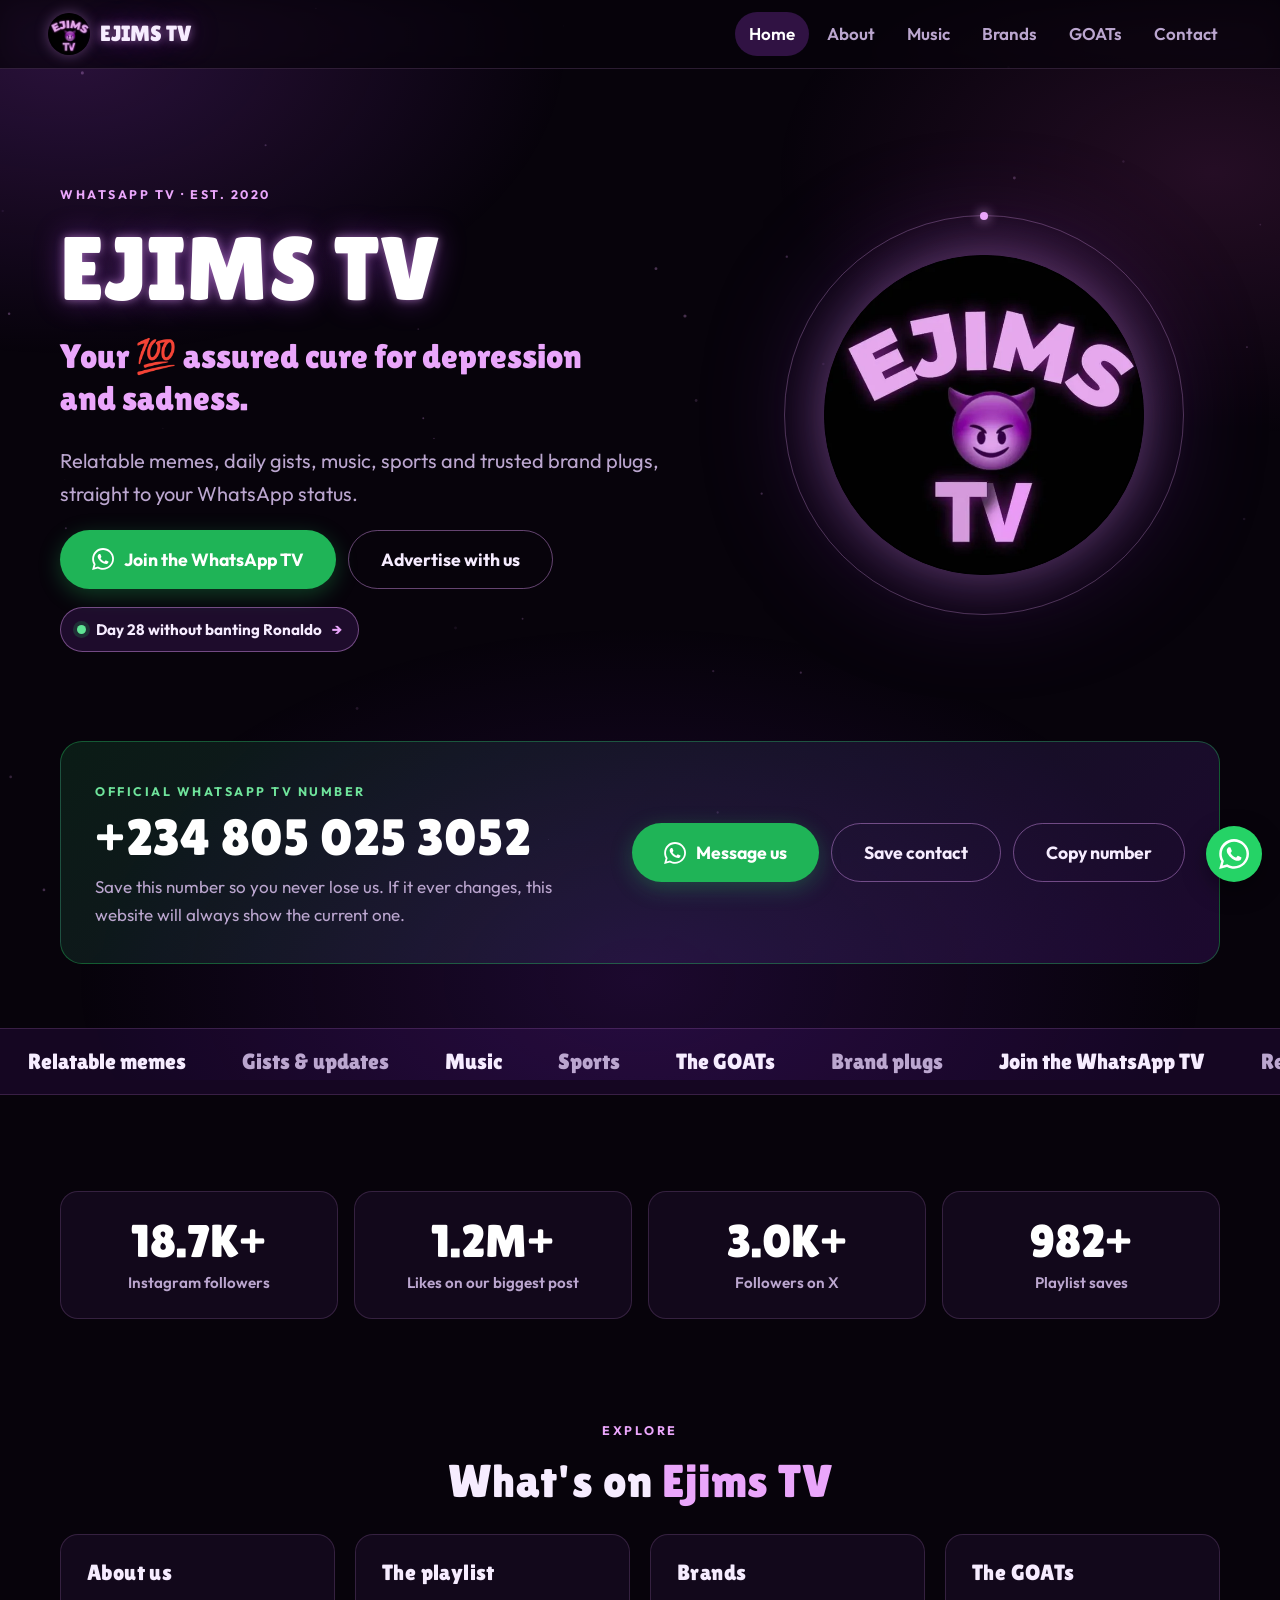
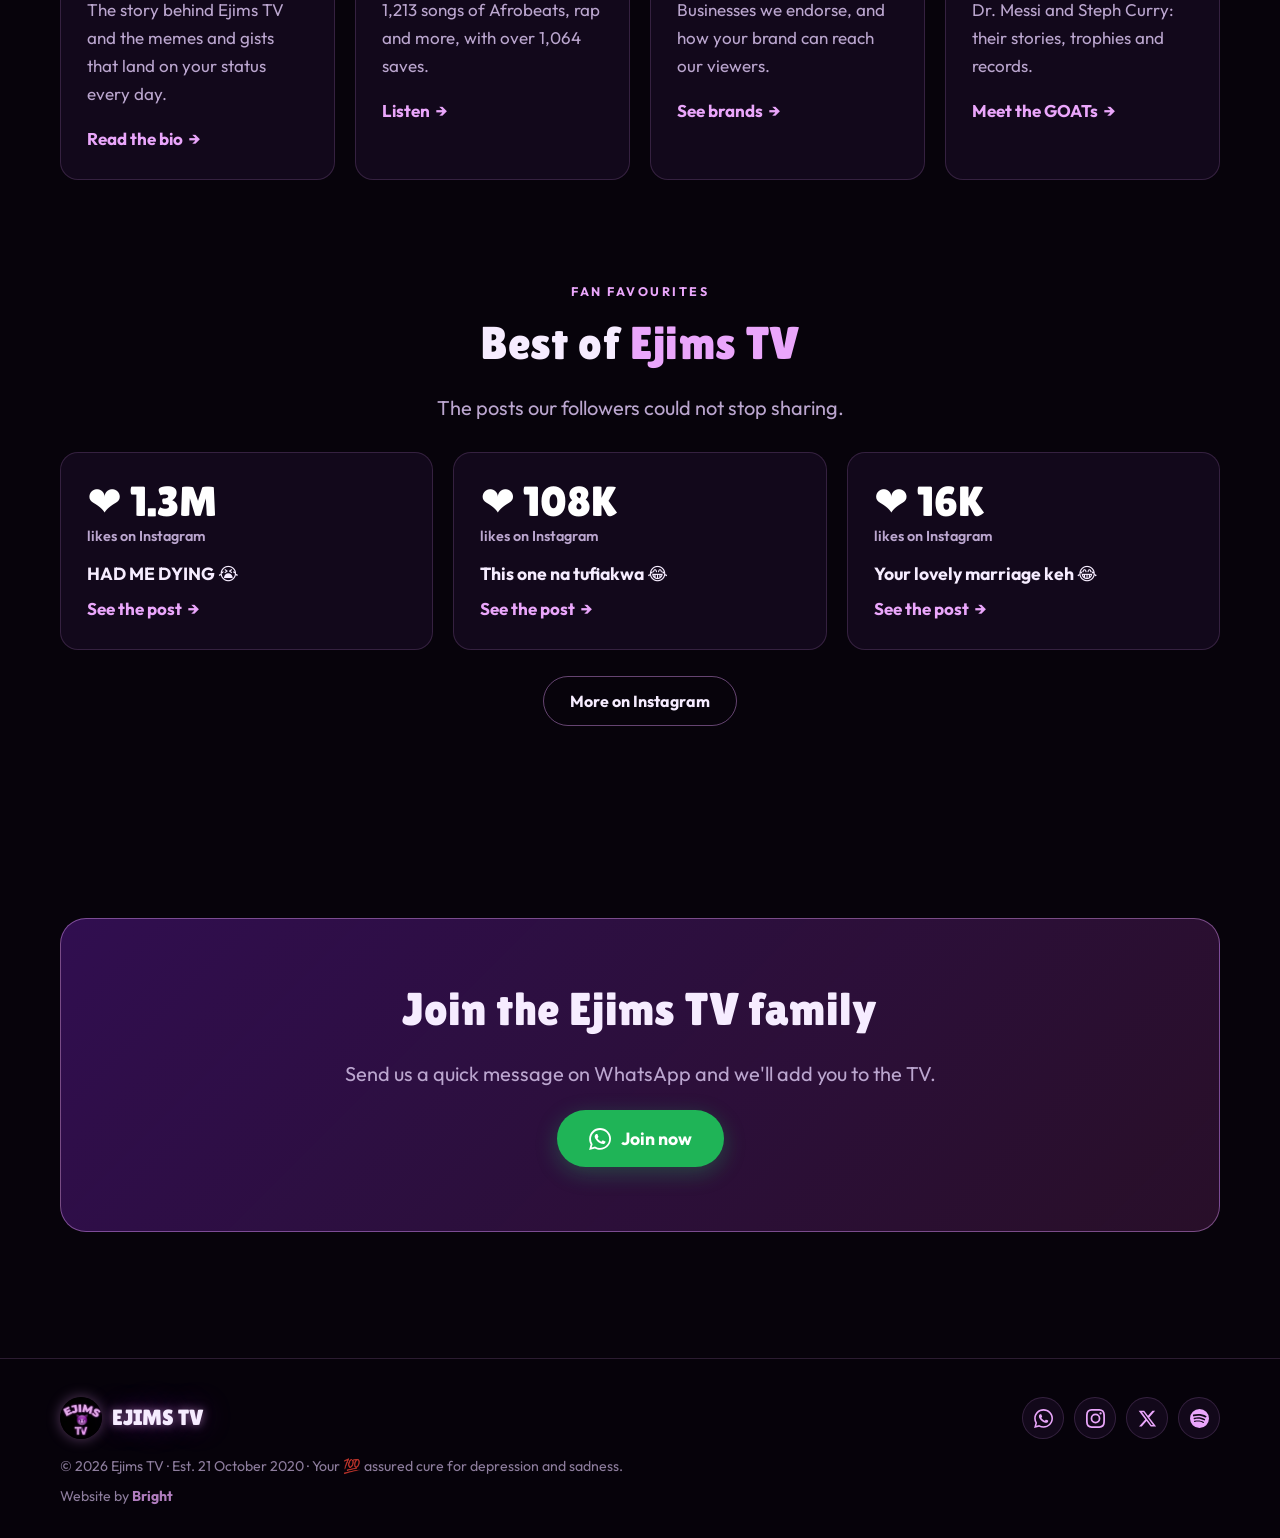
<file: index.html>
<!doctype html>
<html lang="en">
<head>
<meta charset="utf-8">
<meta name="viewport" content="width=device-width, initial-scale=1">
<title>Ejims TV</title>
<meta name="description" content="Ejims TV is a WhatsApp TV for relatable memes, gists, music and sports. Your 💯 assured cure for depression and sadness. Join on WhatsApp.">
<meta name="theme-color" content="#07030b">
<meta name="author" content="Bright (brightedojaimoni.netlify.app)">
<!-- Website designed and built by Bright: https://brightedojaimoni.netlify.app -->
<link rel="canonical" href="https://ejims.tv/">
<meta property="og:type" content="website">
<meta property="og:site_name" content="Ejims TV">
<meta property="og:url" content="https://ejims.tv/">
<meta property="og:title" content="Ejims TV">
<meta property="og:description" content="Ejims TV is a WhatsApp TV for relatable memes, gists, music and sports. Your 💯 assured cure for depression and sadness. Join on WhatsApp.">
<meta property="og:image" content="https://ejims.tv/assets/img/og-image.jpg">
<meta property="og:image:width" content="1200">
<meta property="og:image:height" content="630">
<meta property="og:image:alt" content="Ejims TV logo with the line: Your 💯 assured cure for depression and sadness">
<meta name="twitter:card" content="summary_large_image">
<meta name="twitter:site" content="@EjimsTV1">
<meta name="twitter:title" content="Ejims TV">
<meta name="twitter:description" content="Ejims TV is a WhatsApp TV for relatable memes, gists, music and sports. Your 💯 assured cure for depression and sadness. Join on WhatsApp.">
<meta name="twitter:image" content="https://ejims.tv/assets/img/og-image.jpg">
<script type="application/ld+json">{"@context":"https://schema.org","@graph":[{"@type":"Organization","@id":"https://ejims.tv/#org","name":"Ejims TV","alternateName":["EjimsTV","Ejims WhatsApp TV"],"url":"https://ejims.tv/","logo":"https://ejims.tv/assets/img/logo.png","image":"https://ejims.tv/assets/img/og-image.jpg","description":"Ejims TV is a WhatsApp TV sharing relatable memes, gists, music and sports. Your 💯 assured cure for depression and sadness.","foundingDate":"2020-10-21","sameAs":["https://www.instagram.com/ejimstv1","https://x.com/EjimsTV1","https://open.spotify.com/playlist/39rjvm17uGZsplxBVE3SFu"]},{"@type":"WebSite","@id":"https://ejims.tv/#site","url":"https://ejims.tv/","name":"Ejims TV","publisher":{"@id":"https://ejims.tv/#org"}}]}</script>
<link rel="icon" href="assets/img/favicon.png">
<link rel="apple-touch-icon" href="assets/img/apple-touch-icon.png">
<link rel="preconnect" href="https://fonts.googleapis.com">
<link rel="preconnect" href="https://fonts.gstatic.com" crossorigin>
<link href="https://fonts.googleapis.com/css2?family=Lilita+One&family=Outfit:wght@400;600;700&display=swap" rel="stylesheet">
<link rel="preload" as="image" href="assets/img/logo-600.webp" fetchpriority="high">
<link rel="stylesheet" href="assets/css/style.css">
<script>document.documentElement.classList.add("js")</script>
</head>
<body>
<a class="skip" href="#main">Skip to content</a>
<div class="bg-aurora" aria-hidden="true"></div>
<canvas id="particles" aria-hidden="true"></canvas>

<header class="nav">
  <a class="brand" href="index.html"><img src="assets/img/logo-96.webp" width="42" height="42" alt="Ejims TV logo"><span>EJIMS TV</span></a>
  <button class="burger" aria-label="Menu" aria-expanded="false"><span></span></button>
  <nav aria-label="Main"><ul>
    <li><a class="link active" href="index.html" aria-current="page">Home</a></li>
    <li><a class="link" href="about.html">About</a></li>
    <li><a class="link" href="music.html">Music</a></li>
    <li><a class="link" href="brands.html">Brands</a></li>
    <li><a class="link" href="goats.html">GOATs</a></li>
    <li><a class="link" href="contact.html">Contact</a></li>
  </ul></nav>
</header>

<main id="main">

<section class="hero">
  <div class="wrap hero-grid">
    <div class="reveal">
      <span class="eyebrow">WhatsApp TV · Est. 2020</span>
      <h1 class="neon">EJIMS TV</h1>
      <p class="tagline">Your 💯 assured cure for depression and sadness.</p>
      <p class="lead">Relatable memes, daily gists, music, sports and trusted brand plugs, straight to your WhatsApp status.</p>
      <div class="btn-row">
        <a class="btn wa big" href="https://wa.me/2348050253052?text=Hi%20Ejims%20TV%21%20Please%20add%20me%20to%20the%20WhatsApp%20TV." data-wa="join" target="_blank" rel="noopener"><svg viewBox="0 0 24 24" aria-hidden="true"><path d="M17.5 14.4c-.3-.1-1.7-.8-2-.9-.3-.1-.5-.1-.7.1-.2.3-.8.9-.9 1.1-.2.2-.3.2-.6.1-.3-.1-1.2-.5-2.3-1.4-.9-.8-1.4-1.7-1.6-2-.2-.3 0-.5.1-.6l.4-.5c.1-.2.2-.3.3-.5.1-.2 0-.4 0-.5l-.9-2.2c-.2-.6-.5-.5-.7-.5h-.6c-.2 0-.5.1-.8.4-.3.3-1 1-1 2.4s1 2.8 1.2 3c.1.2 2 3.1 4.9 4.3.7.3 1.2.5 1.7.6.7.2 1.3.2 1.8.1.6-.1 1.7-.7 1.9-1.4.2-.7.2-1.2.2-1.4-.1-.1-.3-.2-.6-.3zM12 21.8c-1.8 0-3.5-.5-5-1.4l-.4-.2-3.7 1 1-3.6-.2-.4c-1-1.6-1.5-3.4-1.5-5.2 0-5.4 4.4-9.9 9.9-9.9 2.6 0 5.1 1 7 2.9 1.9 1.9 2.9 4.4 2.9 7 0 5.4-4.5 9.8-10 9.8zm8.4-18.3C18.2 1.3 15.2 0 12 0 5.5 0 .2 5.3.2 11.9c0 2.1.5 4.1 1.6 5.9L.1 24l6.3-1.7c1.7.9 3.7 1.4 5.7 1.4 6.5 0 11.9-5.3 11.9-11.9 0-3.2-1.2-6.1-3.6-8.3z"/></svg> Join the WhatsApp TV</a>
        <a class="btn ghost big" href="brands.html">Advertise with us</a>
      </div>
      <a class="streak-pill" href="goats.html#ronaldo-watch" data-streak hidden><span class="dot" aria-hidden="true"></span><span data-streak-badge>Ronaldo Watch</span> <b aria-hidden="true">→</b></a>
    </div>
    <div class="logo-stage reveal">
      <div class="ring"></div>
      <img class="logo" src="assets/img/logo-600.webp" width="600" height="600" alt="Ejims TV logo: glowing pink letters and a purple devil emoji">
    </div>
  </div>
</section>

<section class="official-wrap">
  <div class="wrap">
    <div class="official reveal">
      <div class="official-text">
        <span class="eyebrow">Official WhatsApp TV number</span>
        <p class="official-num" data-wa-display>+234 805 025 3052</p>
        <p class="official-note">Save this number so you never lose us. If it ever changes, this website will always show the current one.</p>
      </div>
      <div class="btn-row">
        <a class="btn wa big" href="https://wa.me/2348050253052?text=Hi%20Ejims%20TV%21%20Please%20add%20me%20to%20the%20WhatsApp%20TV." data-wa="join" target="_blank" rel="noopener"><svg viewBox="0 0 24 24" aria-hidden="true"><path d="M17.5 14.4c-.3-.1-1.7-.8-2-.9-.3-.1-.5-.1-.7.1-.2.3-.8.9-.9 1.1-.2.2-.3.2-.6.1-.3-.1-1.2-.5-2.3-1.4-.9-.8-1.4-1.7-1.6-2-.2-.3 0-.5.1-.6l.4-.5c.1-.2.2-.3.3-.5.1-.2 0-.4 0-.5l-.9-2.2c-.2-.6-.5-.5-.7-.5h-.6c-.2 0-.5.1-.8.4-.3.3-1 1-1 2.4s1 2.8 1.2 3c.1.2 2 3.1 4.9 4.3.7.3 1.2.5 1.7.6.7.2 1.3.2 1.8.1.6-.1 1.7-.7 1.9-1.4.2-.7.2-1.2.2-1.4-.1-.1-.3-.2-.6-.3zM12 21.8c-1.8 0-3.5-.5-5-1.4l-.4-.2-3.7 1 1-3.6-.2-.4c-1-1.6-1.5-3.4-1.5-5.2 0-5.4 4.4-9.9 9.9-9.9 2.6 0 5.1 1 7 2.9 1.9 1.9 2.9 4.4 2.9 7 0 5.4-4.5 9.8-10 9.8zm8.4-18.3C18.2 1.3 15.2 0 12 0 5.5 0 .2 5.3.2 11.9c0 2.1.5 4.1 1.6 5.9L.1 24l6.3-1.7c1.7.9 3.7 1.4 5.7 1.4 6.5 0 11.9-5.3 11.9-11.9 0-3.2-1.2-6.1-3.6-8.3z"/></svg> Message us</a>
        <button class="btn ghost big save-contact" type="button">Save contact</button>
        <button class="btn ghost big copy-num" type="button">Copy number</button>
      </div>
    </div>
  </div>
</section>

<div class="marquee" aria-hidden="true"><div class="track"><span>Relatable memes</span><span>Gists & updates</span><span>Music</span><span>Sports</span><span>The GOATs</span><span>Brand plugs</span><span>Join the WhatsApp TV</span><span>Relatable memes</span><span>Gists & updates</span><span>Music</span><span>Sports</span><span>The GOATs</span><span>Brand plugs</span><span>Join the WhatsApp TV</span></div></div>

<section>
  <div class="wrap">
    <div class="stats">
      <div class="stat reveal"><b data-stat="instagramFollowers" data-count="20.3" data-decimals="1" data-suffix="K+">20.3K+</b><span>Instagram followers</span></div>
      <div class="stat reveal"><b data-stat="topPostLikes" data-count="1.3" data-decimals="1" data-suffix="M+">1.3M+</b><span>Likes on our biggest post</span></div>
      <div class="stat reveal"><b data-stat="xFollowers" data-count="3.2" data-decimals="1" data-suffix="K+">3.2K+</b><span>Followers on X</span></div>
      <div class="stat reveal"><b data-stat="playlistSaves" data-count="1064" data-suffix="+">1,064+</b><span>Playlist saves</span></div>
    </div>
  </div>
</section>

<section style="padding-top:0">
  <div class="wrap">
    <div class="center reveal"><span class="eyebrow">Explore</span><h2>What's on <span class="accent">Ejims TV</span></h2></div>
    <div class="grid" style="margin-top:28px">
      <a class="card reveal" href="about.html"><h3>About us</h3><p>The story behind Ejims TV and the memes and gists that land on your status every day.</p><span class="more">Read the bio <b>→</b></span></a>
      <a class="card reveal" href="music.html"><h3>The playlist</h3><p><span data-num="playlistSongs">1,213</span> songs of Afrobeats, rap and more, with over <span data-num="playlistSaves">1,064</span> saves.</p><span class="more">Listen <b>→</b></span></a>
      <a class="card reveal" href="brands.html"><h3>Brands</h3><p>Businesses we endorse, and how your brand can reach our viewers.</p><span class="more">See brands <b>→</b></span></a>
      <a class="card reveal" href="goats.html"><h3>The GOATs</h3><p>Dr. Messi and Steph Curry: their stories, trophies and records.</p><span class="more">Meet the GOATs <b>→</b></span></a>
    </div>
  </div>
</section>

<section style="padding-top:0">
  <div class="wrap">
    <div class="center reveal"><span class="eyebrow">Fan favourites</span><h2>Best of <span class="accent">Ejims TV</span></h2><p class="lead">The posts our followers could not stop sharing.</p></div>
    <div class="grid" style="margin-top:28px" data-best-of></div>
    <div class="center reveal" style="margin-top:26px"><a class="btn ghost" href="https://www.instagram.com/ejimstv1" target="_blank" rel="noopener">More on Instagram</a></div>
  </div>
</section>

<section>
  <div class="wrap">
    <div class="cta-band reveal">
      <h2>Join the Ejims TV family</h2>
      <p class="lead" style="margin-inline:auto">Send us a quick message on WhatsApp and we'll add you to the TV.</p>
      <div class="btn-row" style="justify-content:center">
        <a class="btn wa big" href="https://wa.me/2348050253052?text=Hi%20Ejims%20TV%21%20Please%20add%20me%20to%20the%20WhatsApp%20TV." data-wa="join" target="_blank" rel="noopener"><svg viewBox="0 0 24 24" aria-hidden="true"><path d="M17.5 14.4c-.3-.1-1.7-.8-2-.9-.3-.1-.5-.1-.7.1-.2.3-.8.9-.9 1.1-.2.2-.3.2-.6.1-.3-.1-1.2-.5-2.3-1.4-.9-.8-1.4-1.7-1.6-2-.2-.3 0-.5.1-.6l.4-.5c.1-.2.2-.3.3-.5.1-.2 0-.4 0-.5l-.9-2.2c-.2-.6-.5-.5-.7-.5h-.6c-.2 0-.5.1-.8.4-.3.3-1 1-1 2.4s1 2.8 1.2 3c.1.2 2 3.1 4.9 4.3.7.3 1.2.5 1.7.6.7.2 1.3.2 1.8.1.6-.1 1.7-.7 1.9-1.4.2-.7.2-1.2.2-1.4-.1-.1-.3-.2-.6-.3zM12 21.8c-1.8 0-3.5-.5-5-1.4l-.4-.2-3.7 1 1-3.6-.2-.4c-1-1.6-1.5-3.4-1.5-5.2 0-5.4 4.4-9.9 9.9-9.9 2.6 0 5.1 1 7 2.9 1.9 1.9 2.9 4.4 2.9 7 0 5.4-4.5 9.8-10 9.8zm8.4-18.3C18.2 1.3 15.2 0 12 0 5.5 0 .2 5.3.2 11.9c0 2.1.5 4.1 1.6 5.9L.1 24l6.3-1.7c1.7.9 3.7 1.4 5.7 1.4 6.5 0 11.9-5.3 11.9-11.9 0-3.2-1.2-6.1-3.6-8.3z"/></svg> Join now</a>
      </div>
    </div>
  </div>
</section>

</main>

<footer>
  <div class="wrap">
    <div class="row">
      <a class="brand" href="index.html"><img src="assets/img/logo-96.webp" width="42" height="42" alt=""><span>EJIMS TV</span></a>
      <div class="icons">
        <a href="https://wa.me/2348050253052?text=Hi%20Ejims%20TV%21%20Please%20add%20me%20to%20the%20WhatsApp%20TV." data-wa="join" target="_blank" rel="noopener" aria-label="WhatsApp"><svg viewBox="0 0 24 24" aria-hidden="true"><path d="M17.5 14.4c-.3-.1-1.7-.8-2-.9-.3-.1-.5-.1-.7.1-.2.3-.8.9-.9 1.1-.2.2-.3.2-.6.1-.3-.1-1.2-.5-2.3-1.4-.9-.8-1.4-1.7-1.6-2-.2-.3 0-.5.1-.6l.4-.5c.1-.2.2-.3.3-.5.1-.2 0-.4 0-.5l-.9-2.2c-.2-.6-.5-.5-.7-.5h-.6c-.2 0-.5.1-.8.4-.3.3-1 1-1 2.4s1 2.8 1.2 3c.1.2 2 3.1 4.9 4.3.7.3 1.2.5 1.7.6.7.2 1.3.2 1.8.1.6-.1 1.7-.7 1.9-1.4.2-.7.2-1.2.2-1.4-.1-.1-.3-.2-.6-.3zM12 21.8c-1.8 0-3.5-.5-5-1.4l-.4-.2-3.7 1 1-3.6-.2-.4c-1-1.6-1.5-3.4-1.5-5.2 0-5.4 4.4-9.9 9.9-9.9 2.6 0 5.1 1 7 2.9 1.9 1.9 2.9 4.4 2.9 7 0 5.4-4.5 9.8-10 9.8zm8.4-18.3C18.2 1.3 15.2 0 12 0 5.5 0 .2 5.3.2 11.9c0 2.1.5 4.1 1.6 5.9L.1 24l6.3-1.7c1.7.9 3.7 1.4 5.7 1.4 6.5 0 11.9-5.3 11.9-11.9 0-3.2-1.2-6.1-3.6-8.3z"/></svg></a>
        <a href="https://www.instagram.com/ejimstv1" target="_blank" rel="noopener" aria-label="Instagram"><svg viewBox="0 0 24 24" aria-hidden="true"><path d="M12 2.2c3.2 0 3.6 0 4.8.1 3.3.1 4.8 1.7 4.9 4.9.1 1.3.1 1.6.1 4.8s0 3.6-.1 4.8c-.1 3.2-1.7 4.8-4.9 4.9-1.3.1-1.6.1-4.8.1s-3.6 0-4.8-.1c-3.3-.1-4.8-1.7-4.9-4.9C2.2 15.6 2.2 15.2 2.2 12s0-3.6.1-4.8C2.4 3.9 3.9 2.4 7.2 2.3 8.4 2.2 8.8 2.2 12 2.2zM12 0C8.7 0 8.3 0 7.1.1 2.7.3.3 2.7.1 7.1 0 8.3 0 8.7 0 12s0 3.7.1 4.9c.2 4.4 2.6 6.8 7 7 1.2.1 1.6.1 4.9.1s3.7 0 4.9-.1c4.4-.2 6.8-2.6 7-7 .1-1.2.1-1.6.1-4.9s0-3.7-.1-4.9c-.2-4.4-2.6-6.8-7-7C15.7 0 15.3 0 12 0zm0 5.8a6.2 6.2 0 1 0 0 12.4 6.2 6.2 0 0 0 0-12.4zM12 16a4 4 0 1 1 0-8 4 4 0 0 1 0 8zm6.4-11.8a1.4 1.4 0 1 0 0 2.9 1.4 1.4 0 0 0 0-2.9z"/></svg></a>
        <a href="https://x.com/EjimsTV1" target="_blank" rel="noopener" aria-label="X (Twitter)"><svg viewBox="0 0 24 24" aria-hidden="true"><path d="M18.2 2.2h3.4l-7.4 8.5 8.7 11.5h-6.8l-5.3-7-6.1 7H1.3l7.9-9L.8 2.2h7l4.8 6.4 5.6-6.4zm-1.2 18h1.9L7 4.1H5L17 20.2z"/></svg></a>
        <a href="https://open.spotify.com/playlist/39rjvm17uGZsplxBVE3SFu" target="_blank" rel="noopener" aria-label="Spotify playlist"><svg viewBox="0 0 24 24" aria-hidden="true"><path d="M12 0a12 12 0 1 0 0 24 12 12 0 0 0 0-24zm5.5 17.3a.7.7 0 0 1-1 .3c-2.8-1.7-6.4-2.1-10.6-1.2a.7.7 0 1 1-.3-1.5c4.6-1 8.5-.6 11.7 1.4.3.2.4.7.2 1zm1.5-3.3a.9.9 0 0 1-1.3.3c-3.2-2-8.1-2.6-11.9-1.4a.9.9 0 0 1-.5-1.8c4.3-1.3 9.7-.7 13.4 1.6.4.3.5.9.3 1.3zm.1-3.4C15.3 8.3 8.9 8.1 5.2 9.2a1.1 1.1 0 1 1-.6-2.1c4.3-1.3 11.3-1 15.7 1.6a1.1 1.1 0 0 1-1.2 1.9z"/></svg></a>
      </div>
    </div>
    <small>© <span data-year>2026</span> Ejims TV · Est. 21 October 2020 · Your 💯 assured cure for depression and sadness.</small>
    <small class="credit">Website by <a href="https://brightedojaimoni.netlify.app" target="_blank" rel="noopener author">Bright</a></small>
  </div>
</footer>

<a class="wa-float" href="https://wa.me/2348050253052?text=Hi%20Ejims%20TV%21%20Please%20add%20me%20to%20the%20WhatsApp%20TV." data-wa="join" target="_blank" rel="noopener" aria-label="Chat with Ejims TV on WhatsApp"><svg viewBox="0 0 24 24" aria-hidden="true"><path d="M17.5 14.4c-.3-.1-1.7-.8-2-.9-.3-.1-.5-.1-.7.1-.2.3-.8.9-.9 1.1-.2.2-.3.2-.6.1-.3-.1-1.2-.5-2.3-1.4-.9-.8-1.4-1.7-1.6-2-.2-.3 0-.5.1-.6l.4-.5c.1-.2.2-.3.3-.5.1-.2 0-.4 0-.5l-.9-2.2c-.2-.6-.5-.5-.7-.5h-.6c-.2 0-.5.1-.8.4-.3.3-1 1-1 2.4s1 2.8 1.2 3c.1.2 2 3.1 4.9 4.3.7.3 1.2.5 1.7.6.7.2 1.3.2 1.8.1.6-.1 1.7-.7 1.9-1.4.2-.7.2-1.2.2-1.4-.1-.1-.3-.2-.6-.3zM12 21.8c-1.8 0-3.5-.5-5-1.4l-.4-.2-3.7 1 1-3.6-.2-.4c-1-1.6-1.5-3.4-1.5-5.2 0-5.4 4.4-9.9 9.9-9.9 2.6 0 5.1 1 7 2.9 1.9 1.9 2.9 4.4 2.9 7 0 5.4-4.5 9.8-10 9.8zm8.4-18.3C18.2 1.3 15.2 0 12 0 5.5 0 .2 5.3.2 11.9c0 2.1.5 4.1 1.6 5.9L.1 24l6.3-1.7c1.7.9 3.7 1.4 5.7 1.4 6.5 0 11.9-5.3 11.9-11.9 0-3.2-1.2-6.1-3.6-8.3z"/></svg></a>
<button class="to-top" aria-label="Back to top">↑</button>
<script src="assets/js/config.js" defer></script>
<script src="assets/js/main.js" defer></script>
</body>
</html>
</file>
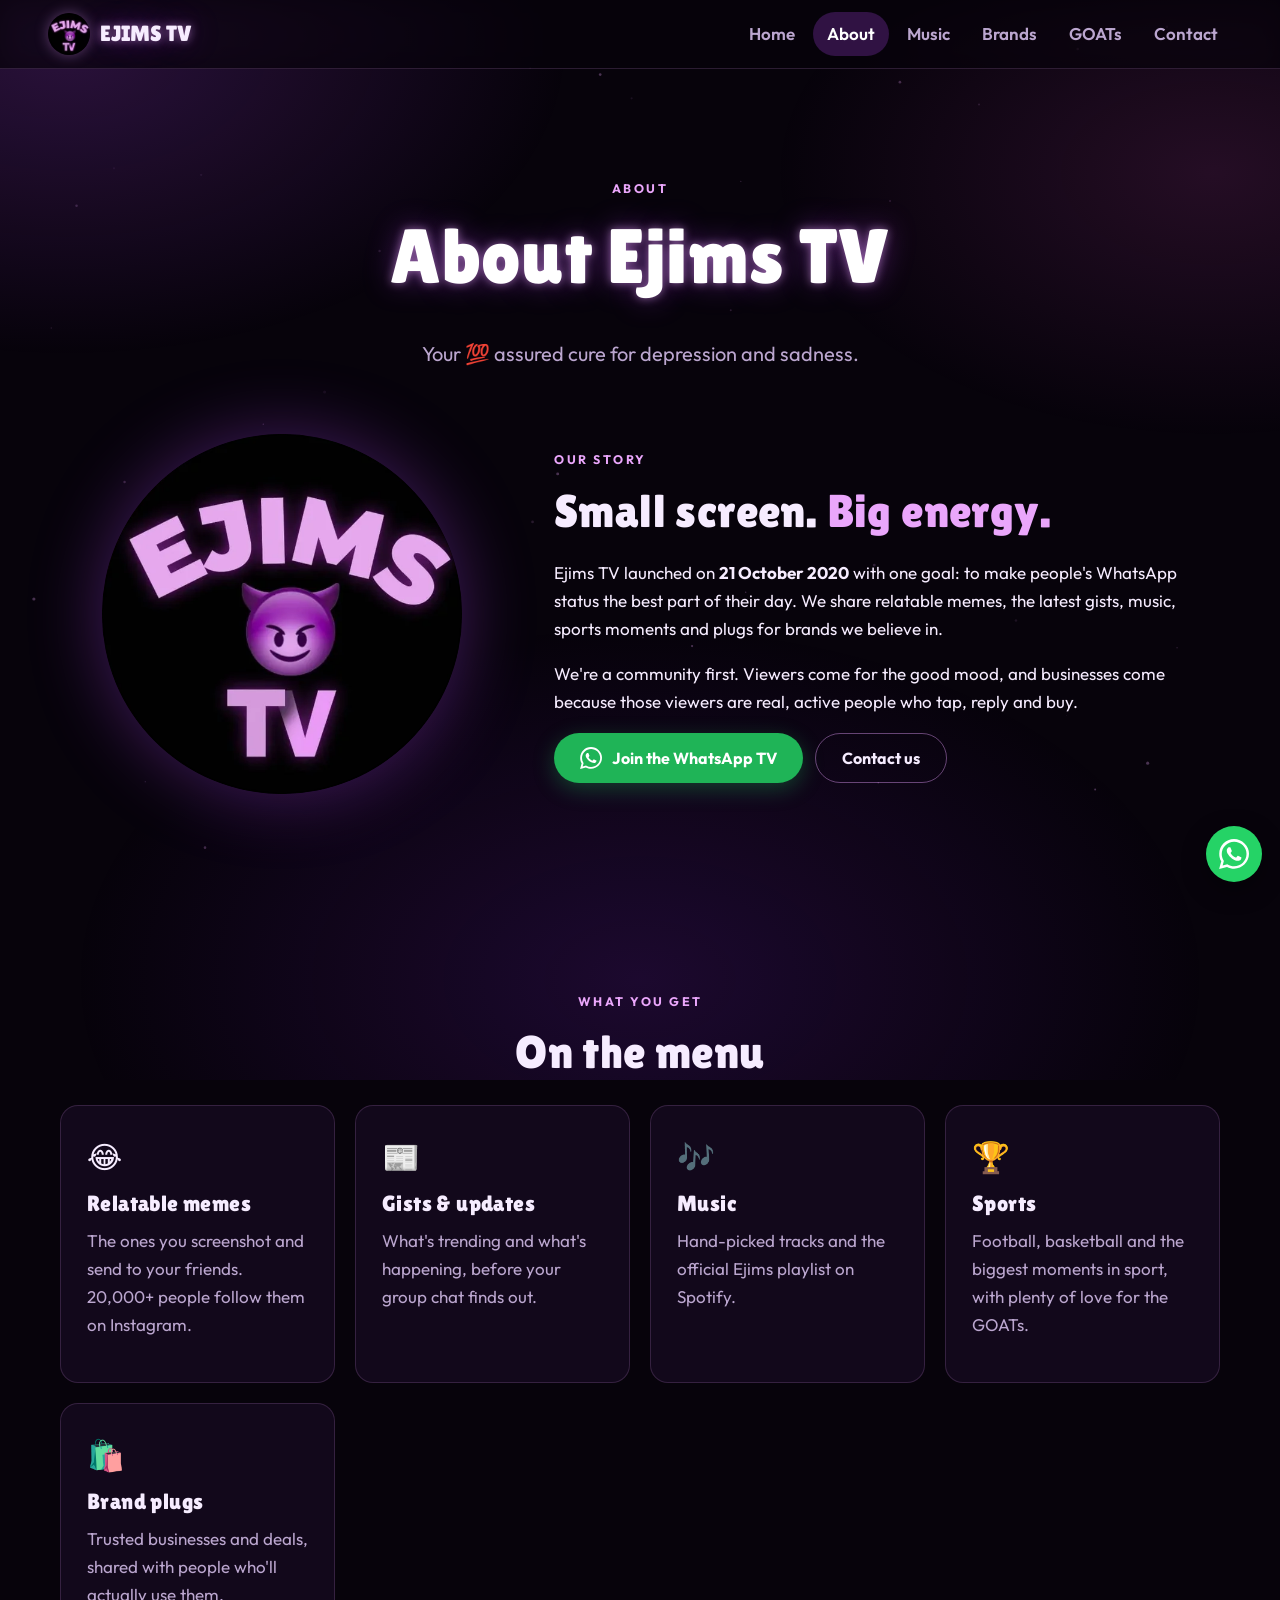
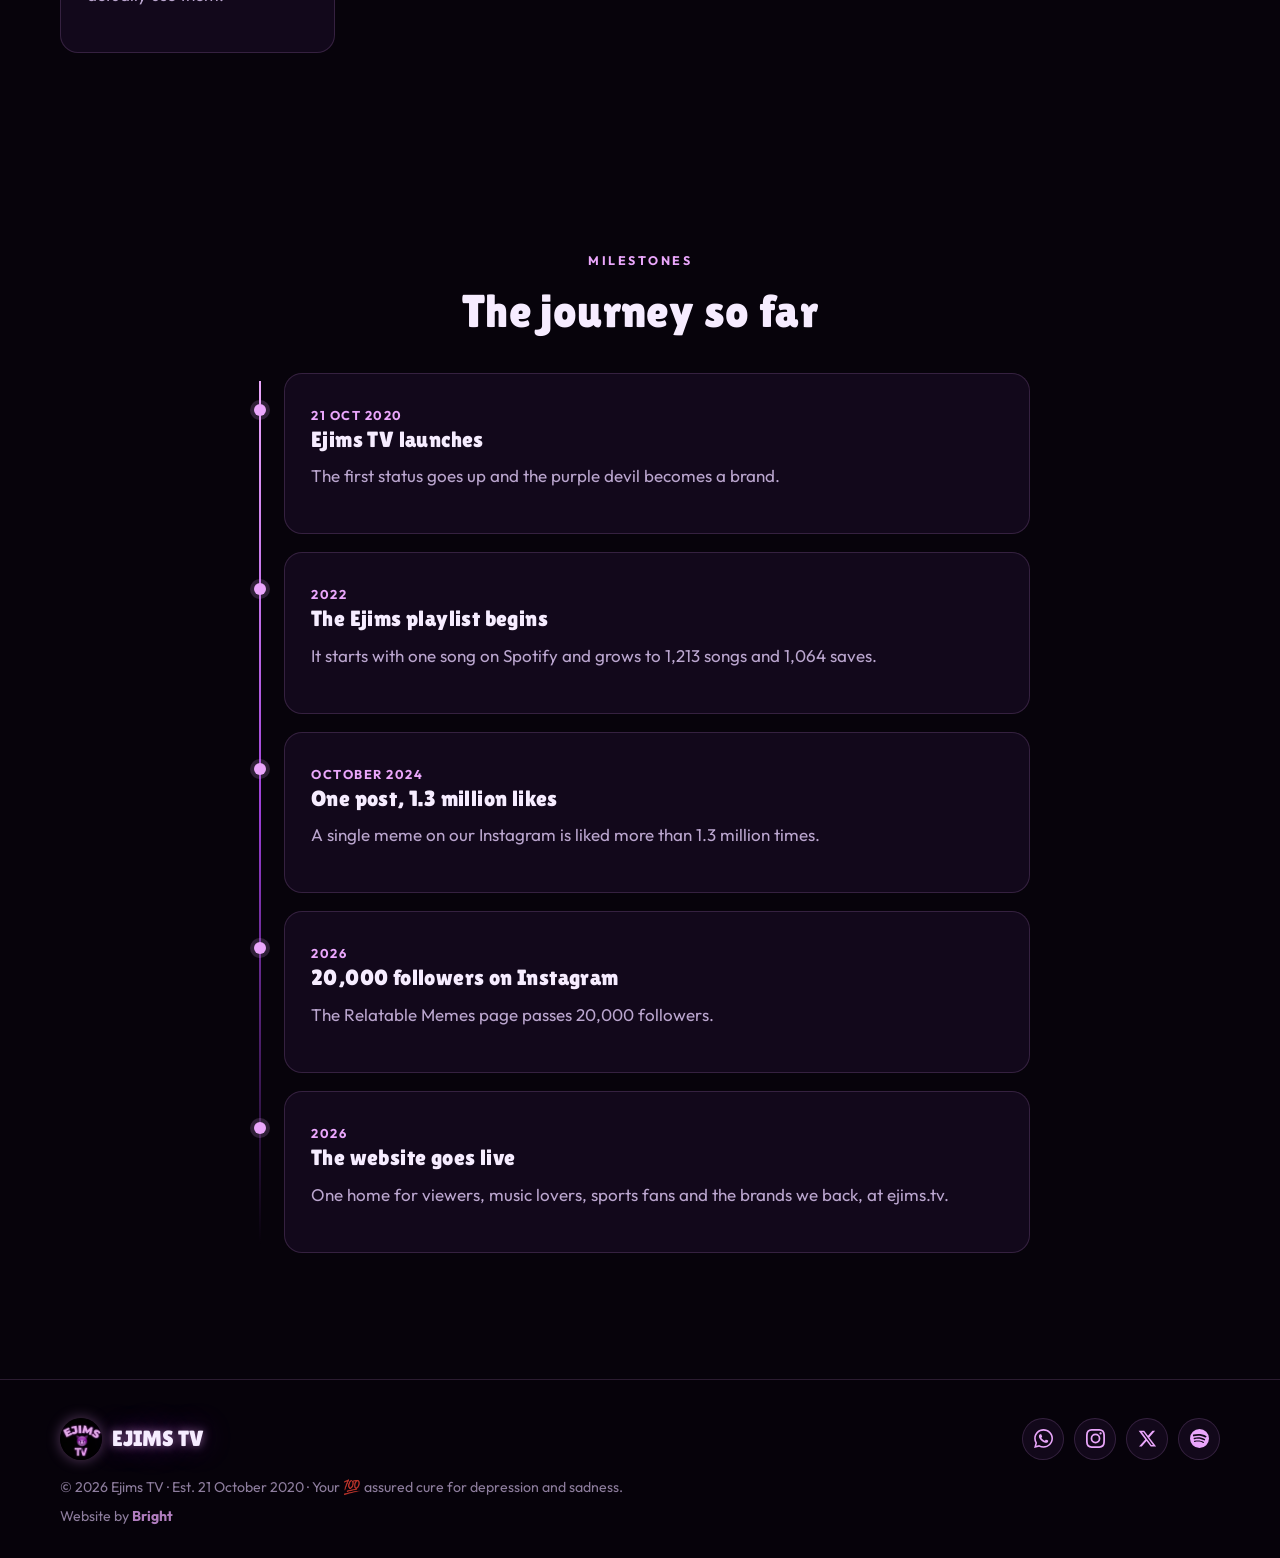
<file: about.html>
<!doctype html>
<html lang="en">
<head>
<meta charset="utf-8">
<meta name="viewport" content="width=device-width, initial-scale=1">
<title>About · Ejims TV</title>
<meta name="description" content="About Ejims TV, a WhatsApp TV established on 21 October 2020. Your 💯 assured cure for depression and sadness.">
<meta name="theme-color" content="#07030b">
<meta name="author" content="Bright (brightedojaimoni.netlify.app)">
<!-- Website designed and built by Bright: https://brightedojaimoni.netlify.app -->
<link rel="canonical" href="https://ejims.tv/about.html">
<meta property="og:type" content="website">
<meta property="og:site_name" content="Ejims TV">
<meta property="og:url" content="https://ejims.tv/about.html">
<meta property="og:title" content="About · Ejims TV">
<meta property="og:description" content="About Ejims TV, a WhatsApp TV established on 21 October 2020. Your 💯 assured cure for depression and sadness.">
<meta property="og:image" content="https://ejims.tv/assets/img/og-image.jpg">
<meta property="og:image:width" content="1200">
<meta property="og:image:height" content="630">
<meta property="og:image:alt" content="Ejims TV logo with the line: Your 💯 assured cure for depression and sadness">
<meta name="twitter:card" content="summary_large_image">
<meta name="twitter:site" content="@EjimsTV1">
<meta name="twitter:title" content="About · Ejims TV">
<meta name="twitter:description" content="About Ejims TV, a WhatsApp TV established on 21 October 2020. Your 💯 assured cure for depression and sadness.">
<meta name="twitter:image" content="https://ejims.tv/assets/img/og-image.jpg">
<link rel="icon" href="assets/img/favicon.png">
<link rel="apple-touch-icon" href="assets/img/apple-touch-icon.png">
<link rel="preconnect" href="https://fonts.googleapis.com">
<link rel="preconnect" href="https://fonts.gstatic.com" crossorigin>
<link href="https://fonts.googleapis.com/css2?family=Lilita+One&family=Outfit:wght@400;600;700&display=swap" rel="stylesheet">
<link rel="stylesheet" href="assets/css/style.css">
<script>document.documentElement.classList.add("js")</script>
</head>
<body>
<a class="skip" href="#main">Skip to content</a>
<div class="bg-aurora" aria-hidden="true"></div>
<canvas id="particles" aria-hidden="true"></canvas>

<header class="nav">
  <a class="brand" href="index.html"><img src="assets/img/logo-96.webp" width="42" height="42" alt="Ejims TV logo"><span>EJIMS TV</span></a>
  <button class="burger" aria-label="Menu" aria-expanded="false"><span></span></button>
  <nav aria-label="Main"><ul>
    <li><a class="link" href="index.html">Home</a></li>
    <li><a class="link active" href="about.html" aria-current="page">About</a></li>
    <li><a class="link" href="music.html">Music</a></li>
    <li><a class="link" href="brands.html">Brands</a></li>
    <li><a class="link" href="goats.html">GOATs</a></li>
    <li><a class="link" href="contact.html">Contact</a></li>
  </ul></nav>
</header>

<main id="main">

<section class="page-head">
  <div class="wrap">
    <span class="eyebrow">About</span>
    <h1 class="neon reveal">About Ejims TV</h1>
    <p class="lead reveal">Your 💯 assured cure for depression and sadness.</p>
  </div>
</section>

<section style="padding-top:20px">
  <div class="wrap about-grid">
    <div class="photo reveal"><img src="assets/img/logo-600.webp" width="600" height="600" alt="Ejims TV logo"></div>
    <div class="reveal">
      <span class="eyebrow">Our story</span>
      <h2>Small screen. <span class="accent">Big energy.</span></h2>
      <p>Ejims TV launched on <b>21 October 2020</b> with one goal: to make people's WhatsApp status the best part of their day. We share relatable memes, the latest gists, music, sports moments and plugs for brands we believe in.</p>
      <p>We're a community first. Viewers come for the good mood, and businesses come because those viewers are real, active people who tap, reply and buy.</p>
      <div class="btn-row"><a class="btn wa" href="https://wa.me/2348050253052?text=Hi%20Ejims%20TV%21%20Please%20add%20me%20to%20the%20WhatsApp%20TV." data-wa="join" target="_blank" rel="noopener"><svg viewBox="0 0 24 24" aria-hidden="true"><path d="M17.5 14.4c-.3-.1-1.7-.8-2-.9-.3-.1-.5-.1-.7.1-.2.3-.8.9-.9 1.1-.2.2-.3.2-.6.1-.3-.1-1.2-.5-2.3-1.4-.9-.8-1.4-1.7-1.6-2-.2-.3 0-.5.1-.6l.4-.5c.1-.2.2-.3.3-.5.1-.2 0-.4 0-.5l-.9-2.2c-.2-.6-.5-.5-.7-.5h-.6c-.2 0-.5.1-.8.4-.3.3-1 1-1 2.4s1 2.8 1.2 3c.1.2 2 3.1 4.9 4.3.7.3 1.2.5 1.7.6.7.2 1.3.2 1.8.1.6-.1 1.7-.7 1.9-1.4.2-.7.2-1.2.2-1.4-.1-.1-.3-.2-.6-.3zM12 21.8c-1.8 0-3.5-.5-5-1.4l-.4-.2-3.7 1 1-3.6-.2-.4c-1-1.6-1.5-3.4-1.5-5.2 0-5.4 4.4-9.9 9.9-9.9 2.6 0 5.1 1 7 2.9 1.9 1.9 2.9 4.4 2.9 7 0 5.4-4.5 9.8-10 9.8zm8.4-18.3C18.2 1.3 15.2 0 12 0 5.5 0 .2 5.3.2 11.9c0 2.1.5 4.1 1.6 5.9L.1 24l6.3-1.7c1.7.9 3.7 1.4 5.7 1.4 6.5 0 11.9-5.3 11.9-11.9 0-3.2-1.2-6.1-3.6-8.3z"/></svg> Join the WhatsApp TV</a><a class="btn ghost" href="contact.html">Contact us</a></div>
    </div>
  </div>
</section>

<section>
  <div class="wrap">
    <div class="center reveal"><span class="eyebrow">What you get</span><h2>On the menu</h2></div>
    <div class="grid" style="margin-top:28px">
      <div class="card reveal"><span class="icon">😂</span><h3>Relatable memes</h3><p>The ones you screenshot and send to your friends. 20,000+ people follow them on Instagram.</p></div>
      <div class="card reveal"><span class="icon">📰</span><h3>Gists & updates</h3><p>What's trending and what's happening, before your group chat finds out.</p></div>
      <div class="card reveal"><span class="icon">🎶</span><h3>Music</h3><p>Hand-picked tracks and the official Ejims playlist on Spotify.</p></div>
      <div class="card reveal"><span class="icon">🏆</span><h3>Sports</h3><p>Football, basketball and the biggest moments in sport, with plenty of love for the GOATs.</p></div>
      <div class="card reveal"><span class="icon">🛍️</span><h3>Brand plugs</h3><p>Trusted businesses and deals, shared with people who'll actually use them.</p></div>
    </div>
  </div>
</section>

<section>
  <div class="wrap">
    <div class="center reveal"><span class="eyebrow">Milestones</span><h2>The journey so far</h2></div>
    <div class="timeline">
      <div class="tl-item card reveal"><span class="date">21 Oct 2020</span><h3>Ejims TV launches</h3><p>The first status goes up and the purple devil becomes a brand.</p></div>
      <div class="tl-item card reveal"><span class="date">2022</span><h3>The Ejims playlist begins</h3><p>It starts with one song on Spotify and grows to <span data-num="playlistSongs">1,213</span> songs and <span data-num="playlistSaves">1,064</span> saves.</p></div>
      <div class="tl-item card reveal"><span class="date">October 2024</span><h3>One post, 1.3 million likes</h3><p>A single meme on our Instagram is liked more than 1.3 million times.</p></div>
      <div class="tl-item card reveal"><span class="date">2026</span><h3>20,000 followers on Instagram</h3><p>The Relatable Memes page passes 20,000 followers.</p></div>
      <div class="tl-item card reveal"><span class="date">2026</span><h3>The website goes live</h3><p>One home for viewers, music lovers, sports fans and the brands we back, at ejims.tv.</p></div>
    </div>
  </div>
</section>

</main>

<footer>
  <div class="wrap">
    <div class="row">
      <a class="brand" href="index.html"><img src="assets/img/logo-96.webp" width="42" height="42" alt=""><span>EJIMS TV</span></a>
      <div class="icons">
        <a href="https://wa.me/2348050253052?text=Hi%20Ejims%20TV%21%20Please%20add%20me%20to%20the%20WhatsApp%20TV." data-wa="join" target="_blank" rel="noopener" aria-label="WhatsApp"><svg viewBox="0 0 24 24" aria-hidden="true"><path d="M17.5 14.4c-.3-.1-1.7-.8-2-.9-.3-.1-.5-.1-.7.1-.2.3-.8.9-.9 1.1-.2.2-.3.2-.6.1-.3-.1-1.2-.5-2.3-1.4-.9-.8-1.4-1.7-1.6-2-.2-.3 0-.5.1-.6l.4-.5c.1-.2.2-.3.3-.5.1-.2 0-.4 0-.5l-.9-2.2c-.2-.6-.5-.5-.7-.5h-.6c-.2 0-.5.1-.8.4-.3.3-1 1-1 2.4s1 2.8 1.2 3c.1.2 2 3.1 4.9 4.3.7.3 1.2.5 1.7.6.7.2 1.3.2 1.8.1.6-.1 1.7-.7 1.9-1.4.2-.7.2-1.2.2-1.4-.1-.1-.3-.2-.6-.3zM12 21.8c-1.8 0-3.5-.5-5-1.4l-.4-.2-3.7 1 1-3.6-.2-.4c-1-1.6-1.5-3.4-1.5-5.2 0-5.4 4.4-9.9 9.9-9.9 2.6 0 5.1 1 7 2.9 1.9 1.9 2.9 4.4 2.9 7 0 5.4-4.5 9.8-10 9.8zm8.4-18.3C18.2 1.3 15.2 0 12 0 5.5 0 .2 5.3.2 11.9c0 2.1.5 4.1 1.6 5.9L.1 24l6.3-1.7c1.7.9 3.7 1.4 5.7 1.4 6.5 0 11.9-5.3 11.9-11.9 0-3.2-1.2-6.1-3.6-8.3z"/></svg></a>
        <a href="https://www.instagram.com/ejimstv1" target="_blank" rel="noopener" aria-label="Instagram"><svg viewBox="0 0 24 24" aria-hidden="true"><path d="M12 2.2c3.2 0 3.6 0 4.8.1 3.3.1 4.8 1.7 4.9 4.9.1 1.3.1 1.6.1 4.8s0 3.6-.1 4.8c-.1 3.2-1.7 4.8-4.9 4.9-1.3.1-1.6.1-4.8.1s-3.6 0-4.8-.1c-3.3-.1-4.8-1.7-4.9-4.9C2.2 15.6 2.2 15.2 2.2 12s0-3.6.1-4.8C2.4 3.9 3.9 2.4 7.2 2.3 8.4 2.2 8.8 2.2 12 2.2zM12 0C8.7 0 8.3 0 7.1.1 2.7.3.3 2.7.1 7.1 0 8.3 0 8.7 0 12s0 3.7.1 4.9c.2 4.4 2.6 6.8 7 7 1.2.1 1.6.1 4.9.1s3.7 0 4.9-.1c4.4-.2 6.8-2.6 7-7 .1-1.2.1-1.6.1-4.9s0-3.7-.1-4.9c-.2-4.4-2.6-6.8-7-7C15.7 0 15.3 0 12 0zm0 5.8a6.2 6.2 0 1 0 0 12.4 6.2 6.2 0 0 0 0-12.4zM12 16a4 4 0 1 1 0-8 4 4 0 0 1 0 8zm6.4-11.8a1.4 1.4 0 1 0 0 2.9 1.4 1.4 0 0 0 0-2.9z"/></svg></a>
        <a href="https://x.com/EjimsTV1" target="_blank" rel="noopener" aria-label="X (Twitter)"><svg viewBox="0 0 24 24" aria-hidden="true"><path d="M18.2 2.2h3.4l-7.4 8.5 8.7 11.5h-6.8l-5.3-7-6.1 7H1.3l7.9-9L.8 2.2h7l4.8 6.4 5.6-6.4zm-1.2 18h1.9L7 4.1H5L17 20.2z"/></svg></a>
        <a href="https://open.spotify.com/playlist/39rjvm17uGZsplxBVE3SFu" target="_blank" rel="noopener" aria-label="Spotify playlist"><svg viewBox="0 0 24 24" aria-hidden="true"><path d="M12 0a12 12 0 1 0 0 24 12 12 0 0 0 0-24zm5.5 17.3a.7.7 0 0 1-1 .3c-2.8-1.7-6.4-2.1-10.6-1.2a.7.7 0 1 1-.3-1.5c4.6-1 8.5-.6 11.7 1.4.3.2.4.7.2 1zm1.5-3.3a.9.9 0 0 1-1.3.3c-3.2-2-8.1-2.6-11.9-1.4a.9.9 0 0 1-.5-1.8c4.3-1.3 9.7-.7 13.4 1.6.4.3.5.9.3 1.3zm.1-3.4C15.3 8.3 8.9 8.1 5.2 9.2a1.1 1.1 0 1 1-.6-2.1c4.3-1.3 11.3-1 15.7 1.6a1.1 1.1 0 0 1-1.2 1.9z"/></svg></a>
      </div>
    </div>
    <small>© <span data-year>2026</span> Ejims TV · Est. 21 October 2020 · Your 💯 assured cure for depression and sadness.</small>
    <small class="credit">Website by <a href="https://brightedojaimoni.netlify.app" target="_blank" rel="noopener author">Bright</a></small>
  </div>
</footer>

<a class="wa-float" href="https://wa.me/2348050253052?text=Hi%20Ejims%20TV%21%20Please%20add%20me%20to%20the%20WhatsApp%20TV." data-wa="join" target="_blank" rel="noopener" aria-label="Chat with Ejims TV on WhatsApp"><svg viewBox="0 0 24 24" aria-hidden="true"><path d="M17.5 14.4c-.3-.1-1.7-.8-2-.9-.3-.1-.5-.1-.7.1-.2.3-.8.9-.9 1.1-.2.2-.3.2-.6.1-.3-.1-1.2-.5-2.3-1.4-.9-.8-1.4-1.7-1.6-2-.2-.3 0-.5.1-.6l.4-.5c.1-.2.2-.3.3-.5.1-.2 0-.4 0-.5l-.9-2.2c-.2-.6-.5-.5-.7-.5h-.6c-.2 0-.5.1-.8.4-.3.3-1 1-1 2.4s1 2.8 1.2 3c.1.2 2 3.1 4.9 4.3.7.3 1.2.5 1.7.6.7.2 1.3.2 1.8.1.6-.1 1.7-.7 1.9-1.4.2-.7.2-1.2.2-1.4-.1-.1-.3-.2-.6-.3zM12 21.8c-1.8 0-3.5-.5-5-1.4l-.4-.2-3.7 1 1-3.6-.2-.4c-1-1.6-1.5-3.4-1.5-5.2 0-5.4 4.4-9.9 9.9-9.9 2.6 0 5.1 1 7 2.9 1.9 1.9 2.9 4.4 2.9 7 0 5.4-4.5 9.8-10 9.8zm8.4-18.3C18.2 1.3 15.2 0 12 0 5.5 0 .2 5.3.2 11.9c0 2.1.5 4.1 1.6 5.9L.1 24l6.3-1.7c1.7.9 3.7 1.4 5.7 1.4 6.5 0 11.9-5.3 11.9-11.9 0-3.2-1.2-6.1-3.6-8.3z"/></svg></a>
<button class="to-top" aria-label="Back to top">↑</button>
<script src="assets/js/config.js" defer></script>
<script src="assets/js/main.js" defer></script>
</body>
</html>
</file>
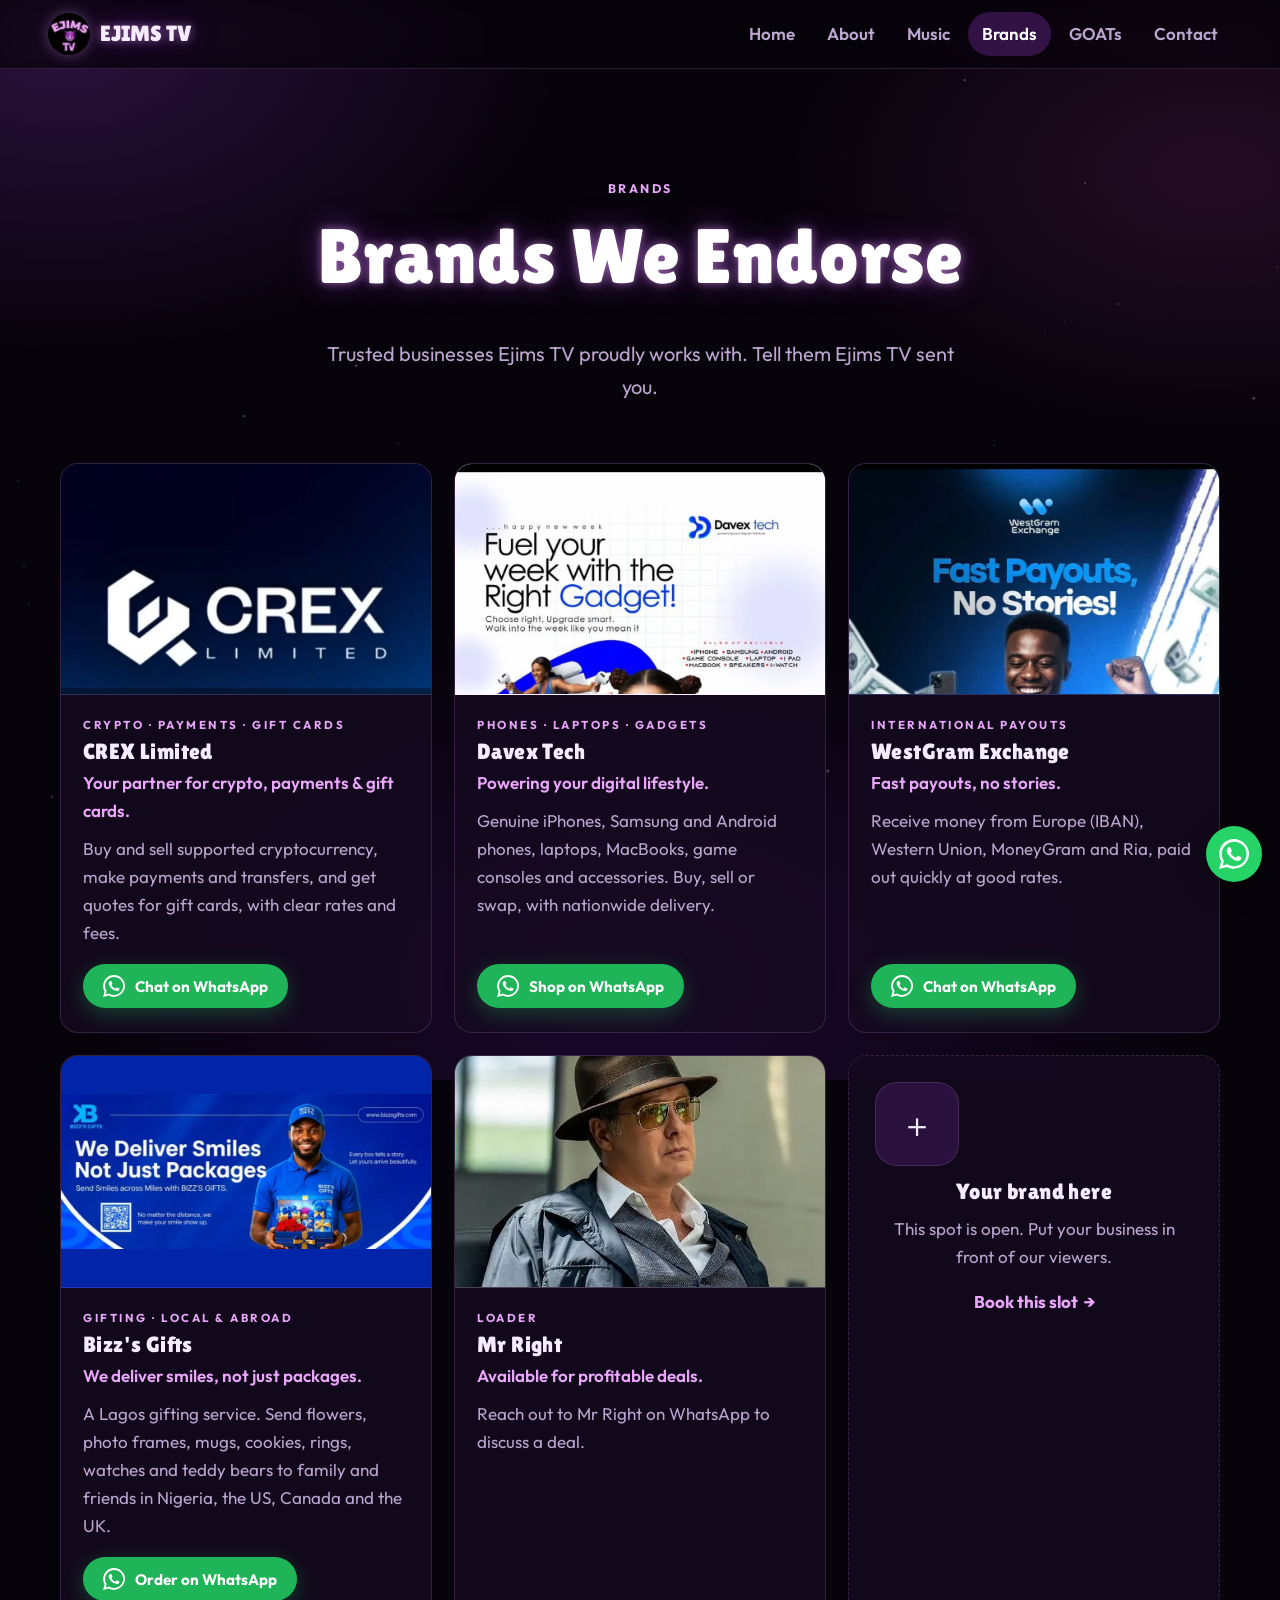
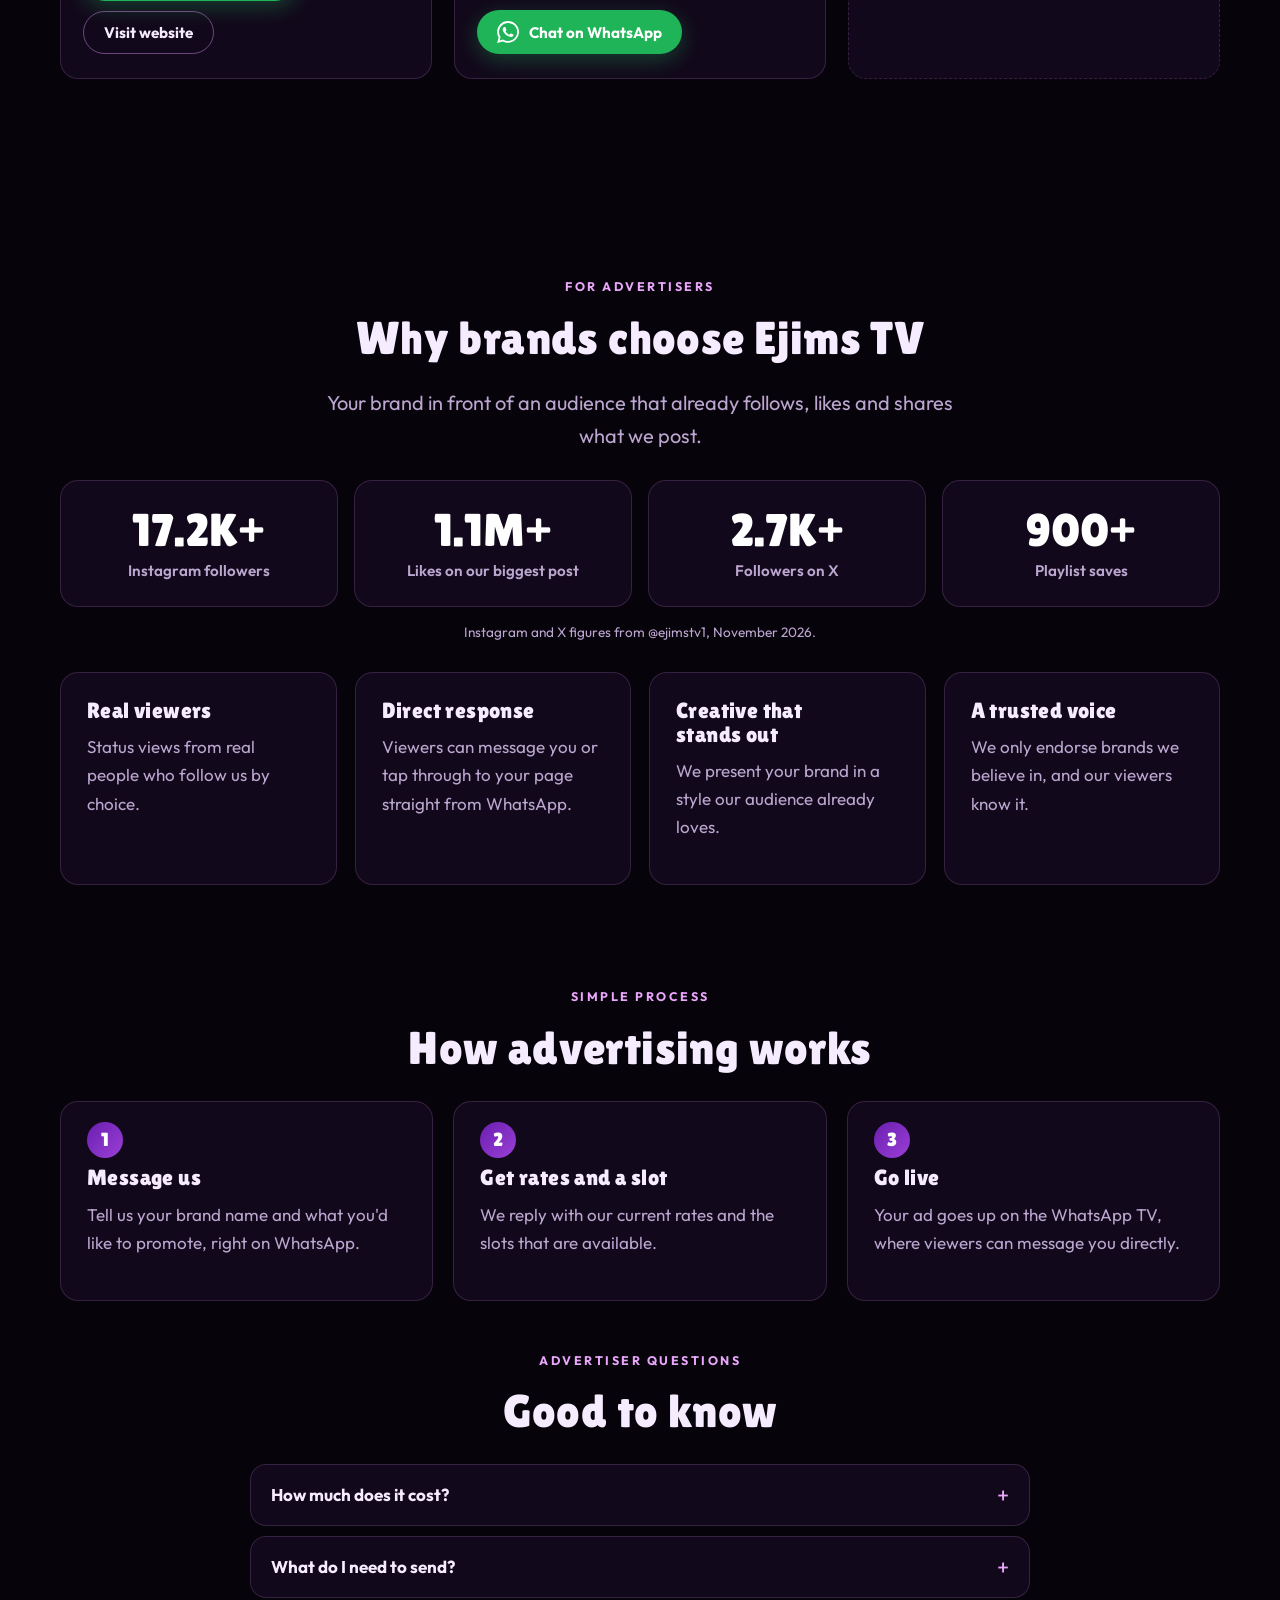
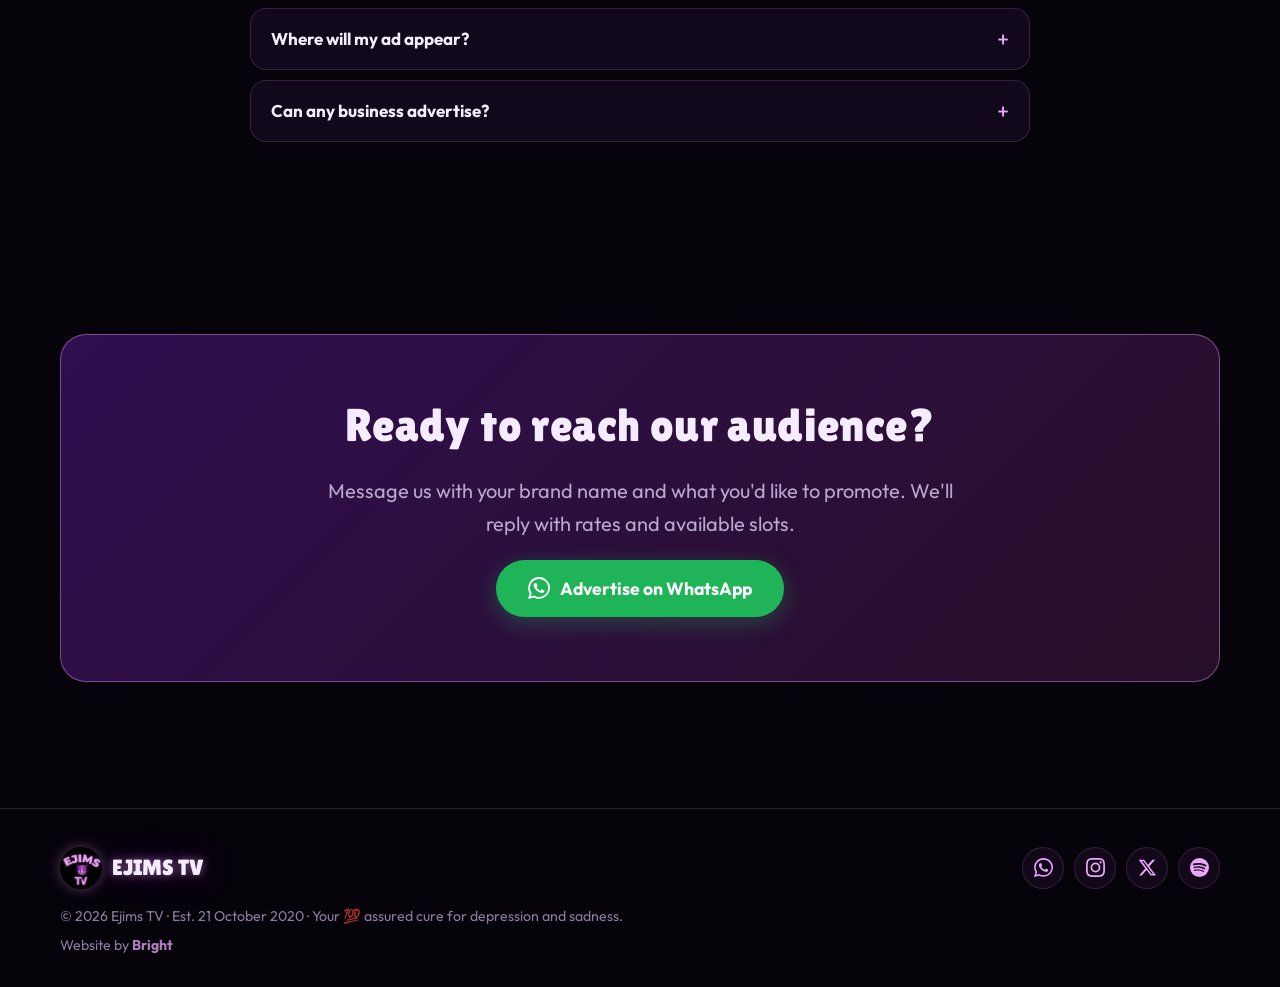
<file: brands.html>
<!doctype html>
<html lang="en">
<head>
<meta charset="utf-8">
<meta name="viewport" content="width=device-width, initial-scale=1">
<title>Brands · Ejims TV</title>
<meta name="description" content="Brands endorsed by Ejims TV, and how to advertise on the WhatsApp TV.">
<meta name="theme-color" content="#07030b">
<meta name="author" content="Bright (brightedojaimoni.netlify.app)">
<!-- Website designed and built by Bright: https://brightedojaimoni.netlify.app -->
<link rel="canonical" href="https://ejims.tv/brands.html">
<meta property="og:type" content="website">
<meta property="og:site_name" content="Ejims TV">
<meta property="og:url" content="https://ejims.tv/brands.html">
<meta property="og:title" content="Brands · Ejims TV">
<meta property="og:description" content="Brands endorsed by Ejims TV, and how to advertise on the WhatsApp TV.">
<meta property="og:image" content="https://ejims.tv/assets/img/og-image.jpg">
<meta property="og:image:width" content="1200">
<meta property="og:image:height" content="630">
<meta property="og:image:alt" content="Ejims TV logo with the line: Your 💯 assured cure for depression and sadness">
<meta name="twitter:card" content="summary_large_image">
<meta name="twitter:site" content="@EjimsTV1">
<meta name="twitter:title" content="Brands · Ejims TV">
<meta name="twitter:description" content="Brands endorsed by Ejims TV, and how to advertise on the WhatsApp TV.">
<meta name="twitter:image" content="https://ejims.tv/assets/img/og-image.jpg">
<link rel="icon" href="assets/img/favicon.png">
<link rel="apple-touch-icon" href="assets/img/apple-touch-icon.png">
<link rel="preconnect" href="https://fonts.googleapis.com">
<link rel="preconnect" href="https://fonts.gstatic.com" crossorigin>
<link href="https://fonts.googleapis.com/css2?family=Lilita+One&family=Outfit:wght@400;600;700&display=swap" rel="stylesheet">
<link rel="stylesheet" href="assets/css/style.css">
<script>document.documentElement.classList.add("js")</script>
</head>
<body>
<a class="skip" href="#main">Skip to content</a>
<div class="bg-aurora" aria-hidden="true"></div>
<canvas id="particles" aria-hidden="true"></canvas>

<header class="nav">
  <a class="brand" href="index.html"><img src="assets/img/logo-96.webp" width="42" height="42" alt="Ejims TV logo"><span>EJIMS TV</span></a>
  <button class="burger" aria-label="Menu" aria-expanded="false"><span></span></button>
  <nav aria-label="Main"><ul>
    <li><a class="link" href="index.html">Home</a></li>
    <li><a class="link" href="about.html">About</a></li>
    <li><a class="link" href="music.html">Music</a></li>
    <li><a class="link active" href="brands.html" aria-current="page">Brands</a></li>
    <li><a class="link" href="goats.html">GOATs</a></li>
    <li><a class="link" href="contact.html">Contact</a></li>
  </ul></nav>
</header>

<main id="main">

<section class="page-head">
  <div class="wrap">
    <span class="eyebrow">Brands</span>
    <h1 class="neon reveal">Brands We Endorse</h1>
    <p class="lead reveal">Trusted businesses Ejims TV proudly works with. Tell them Ejims TV sent you.</p>
  </div>
</section>

<section style="padding-top:16px">
  <div class="wrap">
    <div class="partners">
      <article class="card partner reveal">
        <a class="partner-media" href="https://wa.me/2349137031264?text=Hi%21%20I%20found%20you%20on%20Ejims%20TV." target="_blank" rel="noopener" style="background:#0b1a3d" tabindex="-1" aria-hidden="true"><img src="assets/img/brands/crex.webp" alt="" style="object-fit:cover;object-position:center 60%" loading="lazy"></a>
        <div class="partner-body">
          <span class="eyebrow">Crypto · Payments · Gift cards</span>
          <h3>CREX Limited</h3>
          <p class="slogan">Your partner for crypto, payments & gift cards.</p>
          <p>Buy and sell supported cryptocurrency, make payments and transfers, and get quotes for gift cards, with clear rates and fees.</p>
          <div class="partner-actions"><a class="btn wa" href="https://wa.me/2349137031264?text=Hi%21%20I%20found%20you%20on%20Ejims%20TV." target="_blank" rel="noopener"><svg viewBox="0 0 24 24" aria-hidden="true"><path d="M17.5 14.4c-.3-.1-1.7-.8-2-.9-.3-.1-.5-.1-.7.1-.2.3-.8.9-.9 1.1-.2.2-.3.2-.6.1-.3-.1-1.2-.5-2.3-1.4-.9-.8-1.4-1.7-1.6-2-.2-.3 0-.5.1-.6l.4-.5c.1-.2.2-.3.3-.5.1-.2 0-.4 0-.5l-.9-2.2c-.2-.6-.5-.5-.7-.5h-.6c-.2 0-.5.1-.8.4-.3.3-1 1-1 2.4s1 2.8 1.2 3c.1.2 2 3.1 4.9 4.3.7.3 1.2.5 1.7.6.7.2 1.3.2 1.8.1.6-.1 1.7-.7 1.9-1.4.2-.7.2-1.2.2-1.4-.1-.1-.3-.2-.6-.3zM12 21.8c-1.8 0-3.5-.5-5-1.4l-.4-.2-3.7 1 1-3.6-.2-.4c-1-1.6-1.5-3.4-1.5-5.2 0-5.4 4.4-9.9 9.9-9.9 2.6 0 5.1 1 7 2.9 1.9 1.9 2.9 4.4 2.9 7 0 5.4-4.5 9.8-10 9.8zm8.4-18.3C18.2 1.3 15.2 0 12 0 5.5 0 .2 5.3.2 11.9c0 2.1.5 4.1 1.6 5.9L.1 24l6.3-1.7c1.7.9 3.7 1.4 5.7 1.4 6.5 0 11.9-5.3 11.9-11.9 0-3.2-1.2-6.1-3.6-8.3z"/></svg>Chat on WhatsApp</a></div>
        </div>
      </article>
      <article class="card partner reveal">
        <a class="partner-media" href="https://wa.me/2347012757029?text=Hi%21%20I%20found%20you%20on%20Ejims%20TV." target="_blank" rel="noopener" style="background:#ffffff" tabindex="-1" aria-hidden="true"><img src="assets/img/brands/davex.webp" alt="" style="object-fit:cover" loading="lazy"></a>
        <div class="partner-body">
          <span class="eyebrow">Phones · Laptops · Gadgets</span>
          <h3>Davex Tech</h3>
          <p class="slogan">Powering your digital lifestyle.</p>
          <p>Genuine iPhones, Samsung and Android phones, laptops, MacBooks, game consoles and accessories. Buy, sell or swap, with nationwide delivery.</p>
          <div class="partner-actions"><a class="btn wa" href="https://wa.me/2347012757029?text=Hi%21%20I%20found%20you%20on%20Ejims%20TV." target="_blank" rel="noopener"><svg viewBox="0 0 24 24" aria-hidden="true"><path d="M17.5 14.4c-.3-.1-1.7-.8-2-.9-.3-.1-.5-.1-.7.1-.2.3-.8.9-.9 1.1-.2.2-.3.2-.6.1-.3-.1-1.2-.5-2.3-1.4-.9-.8-1.4-1.7-1.6-2-.2-.3 0-.5.1-.6l.4-.5c.1-.2.2-.3.3-.5.1-.2 0-.4 0-.5l-.9-2.2c-.2-.6-.5-.5-.7-.5h-.6c-.2 0-.5.1-.8.4-.3.3-1 1-1 2.4s1 2.8 1.2 3c.1.2 2 3.1 4.9 4.3.7.3 1.2.5 1.7.6.7.2 1.3.2 1.8.1.6-.1 1.7-.7 1.9-1.4.2-.7.2-1.2.2-1.4-.1-.1-.3-.2-.6-.3zM12 21.8c-1.8 0-3.5-.5-5-1.4l-.4-.2-3.7 1 1-3.6-.2-.4c-1-1.6-1.5-3.4-1.5-5.2 0-5.4 4.4-9.9 9.9-9.9 2.6 0 5.1 1 7 2.9 1.9 1.9 2.9 4.4 2.9 7 0 5.4-4.5 9.8-10 9.8zm8.4-18.3C18.2 1.3 15.2 0 12 0 5.5 0 .2 5.3.2 11.9c0 2.1.5 4.1 1.6 5.9L.1 24l6.3-1.7c1.7.9 3.7 1.4 5.7 1.4 6.5 0 11.9-5.3 11.9-11.9 0-3.2-1.2-6.1-3.6-8.3z"/></svg>Shop on WhatsApp</a></div>
        </div>
      </article>
      <article class="card partner reveal">
        <a class="partner-media" href="https://wa.me/2349110506691?text=Hi%21%20I%20found%20you%20on%20Ejims%20TV." target="_blank" rel="noopener" style="background:#0a1d4a" tabindex="-1" aria-hidden="true"><img src="assets/img/brands/westgram.webp" alt="" style="object-fit:cover" loading="lazy"></a>
        <div class="partner-body">
          <span class="eyebrow">International payouts</span>
          <h3>WestGram Exchange</h3>
          <p class="slogan">Fast payouts, no stories.</p>
          <p>Receive money from Europe (IBAN), Western Union, MoneyGram and Ria, paid out quickly at good rates.</p>
          <div class="partner-actions"><a class="btn wa" href="https://wa.me/2349110506691?text=Hi%21%20I%20found%20you%20on%20Ejims%20TV." target="_blank" rel="noopener"><svg viewBox="0 0 24 24" aria-hidden="true"><path d="M17.5 14.4c-.3-.1-1.7-.8-2-.9-.3-.1-.5-.1-.7.1-.2.3-.8.9-.9 1.1-.2.2-.3.2-.6.1-.3-.1-1.2-.5-2.3-1.4-.9-.8-1.4-1.7-1.6-2-.2-.3 0-.5.1-.6l.4-.5c.1-.2.2-.3.3-.5.1-.2 0-.4 0-.5l-.9-2.2c-.2-.6-.5-.5-.7-.5h-.6c-.2 0-.5.1-.8.4-.3.3-1 1-1 2.4s1 2.8 1.2 3c.1.2 2 3.1 4.9 4.3.7.3 1.2.5 1.7.6.7.2 1.3.2 1.8.1.6-.1 1.7-.7 1.9-1.4.2-.7.2-1.2.2-1.4-.1-.1-.3-.2-.6-.3zM12 21.8c-1.8 0-3.5-.5-5-1.4l-.4-.2-3.7 1 1-3.6-.2-.4c-1-1.6-1.5-3.4-1.5-5.2 0-5.4 4.4-9.9 9.9-9.9 2.6 0 5.1 1 7 2.9 1.9 1.9 2.9 4.4 2.9 7 0 5.4-4.5 9.8-10 9.8zm8.4-18.3C18.2 1.3 15.2 0 12 0 5.5 0 .2 5.3.2 11.9c0 2.1.5 4.1 1.6 5.9L.1 24l6.3-1.7c1.7.9 3.7 1.4 5.7 1.4 6.5 0 11.9-5.3 11.9-11.9 0-3.2-1.2-6.1-3.6-8.3z"/></svg>Chat on WhatsApp</a></div>
        </div>
      </article>
      <article class="card partner reveal">
        <a class="partner-media" href="https://wa.me/2347025261134?text=Hi%21%20I%20found%20you%20on%20Ejims%20TV." target="_blank" rel="noopener" style="background:#0224a9" tabindex="-1" aria-hidden="true"><img src="assets/img/brands/bizzs-gifts.webp" alt="" style="object-fit:contain;object-position:center" loading="lazy"></a>
        <div class="partner-body">
          <span class="eyebrow">Gifting · Local & abroad</span>
          <h3>Bizz's Gifts</h3>
          <p class="slogan">We deliver smiles, not just packages.</p>
          <p>A Lagos gifting service. Send flowers, photo frames, mugs, cookies, rings, watches and teddy bears to family and friends in Nigeria, the US, Canada and the UK.</p>
          <div class="partner-actions"><a class="btn wa" href="https://wa.me/2347025261134?text=Hi%21%20I%20found%20you%20on%20Ejims%20TV." target="_blank" rel="noopener"><svg viewBox="0 0 24 24" aria-hidden="true"><path d="M17.5 14.4c-.3-.1-1.7-.8-2-.9-.3-.1-.5-.1-.7.1-.2.3-.8.9-.9 1.1-.2.2-.3.2-.6.1-.3-.1-1.2-.5-2.3-1.4-.9-.8-1.4-1.7-1.6-2-.2-.3 0-.5.1-.6l.4-.5c.1-.2.2-.3.3-.5.1-.2 0-.4 0-.5l-.9-2.2c-.2-.6-.5-.5-.7-.5h-.6c-.2 0-.5.1-.8.4-.3.3-1 1-1 2.4s1 2.8 1.2 3c.1.2 2 3.1 4.9 4.3.7.3 1.2.5 1.7.6.7.2 1.3.2 1.8.1.6-.1 1.7-.7 1.9-1.4.2-.7.2-1.2.2-1.4-.1-.1-.3-.2-.6-.3zM12 21.8c-1.8 0-3.5-.5-5-1.4l-.4-.2-3.7 1 1-3.6-.2-.4c-1-1.6-1.5-3.4-1.5-5.2 0-5.4 4.4-9.9 9.9-9.9 2.6 0 5.1 1 7 2.9 1.9 1.9 2.9 4.4 2.9 7 0 5.4-4.5 9.8-10 9.8zm8.4-18.3C18.2 1.3 15.2 0 12 0 5.5 0 .2 5.3.2 11.9c0 2.1.5 4.1 1.6 5.9L.1 24l6.3-1.7c1.7.9 3.7 1.4 5.7 1.4 6.5 0 11.9-5.3 11.9-11.9 0-3.2-1.2-6.1-3.6-8.3z"/></svg>Order on WhatsApp</a><a class="btn ghost" href="https://bizzsgifts.com" target="_blank" rel="noopener">Visit website</a></div>
        </div>
      </article>
      <article class="card partner reveal">
        <a class="partner-media" href="https://wa.me/14153120517?text=Hi%21%20I%20found%20you%20on%20Ejims%20TV." target="_blank" rel="noopener" style="background:#2b2f36" tabindex="-1" aria-hidden="true"><img src="assets/img/brands/mr-right.webp" alt="" style="object-fit:cover;object-position:center 22%" loading="lazy"></a>
        <div class="partner-body">
          <span class="eyebrow">Loader</span>
          <h3>Mr Right</h3>
          <p class="slogan">Available for profitable deals.</p>
          <p>Reach out to Mr Right on WhatsApp to discuss a deal.</p>
          <div class="partner-actions"><a class="btn wa" href="https://wa.me/14153120517?text=Hi%21%20I%20found%20you%20on%20Ejims%20TV." target="_blank" rel="noopener"><svg viewBox="0 0 24 24" aria-hidden="true"><path d="M17.5 14.4c-.3-.1-1.7-.8-2-.9-.3-.1-.5-.1-.7.1-.2.3-.8.9-.9 1.1-.2.2-.3.2-.6.1-.3-.1-1.2-.5-2.3-1.4-.9-.8-1.4-1.7-1.6-2-.2-.3 0-.5.1-.6l.4-.5c.1-.2.2-.3.3-.5.1-.2 0-.4 0-.5l-.9-2.2c-.2-.6-.5-.5-.7-.5h-.6c-.2 0-.5.1-.8.4-.3.3-1 1-1 2.4s1 2.8 1.2 3c.1.2 2 3.1 4.9 4.3.7.3 1.2.5 1.7.6.7.2 1.3.2 1.8.1.6-.1 1.7-.7 1.9-1.4.2-.7.2-1.2.2-1.4-.1-.1-.3-.2-.6-.3zM12 21.8c-1.8 0-3.5-.5-5-1.4l-.4-.2-3.7 1 1-3.6-.2-.4c-1-1.6-1.5-3.4-1.5-5.2 0-5.4 4.4-9.9 9.9-9.9 2.6 0 5.1 1 7 2.9 1.9 1.9 2.9 4.4 2.9 7 0 5.4-4.5 9.8-10 9.8zm8.4-18.3C18.2 1.3 15.2 0 12 0 5.5 0 .2 5.3.2 11.9c0 2.1.5 4.1 1.6 5.9L.1 24l6.3-1.7c1.7.9 3.7 1.4 5.7 1.4 6.5 0 11.9-5.3 11.9-11.9 0-3.2-1.2-6.1-3.6-8.3z"/></svg>Chat on WhatsApp</a></div>
        </div>
      </article>
      <a class="card brand-card ad-slot reveal" href="https://wa.me/2348050253052?text=Hi%20Ejims%20TV%21%20I%27d%20like%20to%20advertise%20my%20brand.%20What%20are%20your%20rates%3F" data-wa="ads" target="_blank" rel="noopener"><div class="placeholder-logo">＋</div><h3>Your brand here</h3><p>This spot is open. Put your business in front of our viewers.</p><span class="more">Book this slot <b>→</b></span></a>
    </div>
  </div>
</section>

<section>
  <div class="wrap">
    <div class="center reveal"><span class="eyebrow">For advertisers</span><h2>Why brands choose Ejims TV</h2><p class="lead">Your brand in front of an audience that already follows, likes and shares what we post.</p></div>
    <div style="margin-top:28px"><div class="stats">
      <div class="stat reveal"><b data-stat="instagramFollowers" data-count="20.3" data-decimals="1" data-suffix="K+">20.3K+</b><span>Instagram followers</span></div>
      <div class="stat reveal"><b data-stat="topPostLikes" data-count="1.3" data-decimals="1" data-suffix="M+">1.3M+</b><span>Likes on our biggest post</span></div>
      <div class="stat reveal"><b data-stat="xFollowers" data-count="3.2" data-decimals="1" data-suffix="K+">3.2K+</b><span>Followers on X</span></div>
      <div class="stat reveal"><b data-stat="playlistSaves" data-count="1064" data-suffix="+">1,064+</b><span>Playlist saves</span></div>
    </div></div>
    <p class="stats-note">Instagram and X figures from @ejimstv1, November 2026.</p>
    <div class="perks" style="margin-top:28px">
      <div class="card reveal"><h3>Real viewers</h3><p>Status views from real people who follow us by choice.</p></div>
      <div class="card reveal"><h3>Direct response</h3><p>Viewers can message you or tap through to your page straight from WhatsApp.</p></div>
      <div class="card reveal"><h3>Creative that stands out</h3><p>We present your brand in a style our audience already loves.</p></div>
      <div class="card reveal"><h3>A trusted voice</h3><p>We only endorse brands we believe in, and our viewers know it.</p></div>
    </div>
  </div>
</section>

<section style="padding-top:0">
  <div class="wrap">
    <div class="center reveal"><span class="eyebrow">Simple process</span><h2>How advertising works</h2></div>
    <ol class="steps" style="margin-top:28px">
      <li class="card reveal"><h3>Message us</h3><p>Tell us your brand name and what you'd like to promote, right on WhatsApp.</p></li>
      <li class="card reveal"><h3>Get rates and a slot</h3><p>We reply with our current rates and the slots that are available.</p></li>
      <li class="card reveal"><h3>Go live</h3><p>Your ad goes up on the WhatsApp TV, where viewers can message you directly.</p></li>
    </ol>
    <div class="center reveal" style="margin-top:44px"><span class="eyebrow">Advertiser questions</span><h2>Good to know</h2></div>
    <div class="faq reveal"><details><summary>How much does it cost?</summary><p>Rates depend on the slot you choose. Message us on WhatsApp and we'll send the current rates.</p></details><details><summary>What do I need to send?</summary><p>Your brand name, what you're promoting, and your flyer or video if you already have one.</p></details><details><summary>Where will my ad appear?</summary><p>On the Ejims TV WhatsApp status. Brands we endorse are also featured on this page with a direct link to reach them.</p></details><details><summary>Can any business advertise?</summary><p>We only endorse brands we believe in, so we may ask a few questions about your business first.</p></details></div>
  </div>
</section>

<section>
  <div class="wrap">
    <div class="cta-band reveal">
      <h2>Ready to reach our audience?</h2>
      <p class="lead" style="margin-inline:auto">Message us with your brand name and what you'd like to promote. We'll reply with rates and available slots.</p>
      <div class="btn-row" style="justify-content:center"><a class="btn wa big" href="https://wa.me/2348050253052?text=Hi%20Ejims%20TV%21%20I%27d%20like%20to%20advertise%20my%20brand.%20What%20are%20your%20rates%3F" data-wa="ads" target="_blank" rel="noopener"><svg viewBox="0 0 24 24" aria-hidden="true"><path d="M17.5 14.4c-.3-.1-1.7-.8-2-.9-.3-.1-.5-.1-.7.1-.2.3-.8.9-.9 1.1-.2.2-.3.2-.6.1-.3-.1-1.2-.5-2.3-1.4-.9-.8-1.4-1.7-1.6-2-.2-.3 0-.5.1-.6l.4-.5c.1-.2.2-.3.3-.5.1-.2 0-.4 0-.5l-.9-2.2c-.2-.6-.5-.5-.7-.5h-.6c-.2 0-.5.1-.8.4-.3.3-1 1-1 2.4s1 2.8 1.2 3c.1.2 2 3.1 4.9 4.3.7.3 1.2.5 1.7.6.7.2 1.3.2 1.8.1.6-.1 1.7-.7 1.9-1.4.2-.7.2-1.2.2-1.4-.1-.1-.3-.2-.6-.3zM12 21.8c-1.8 0-3.5-.5-5-1.4l-.4-.2-3.7 1 1-3.6-.2-.4c-1-1.6-1.5-3.4-1.5-5.2 0-5.4 4.4-9.9 9.9-9.9 2.6 0 5.1 1 7 2.9 1.9 1.9 2.9 4.4 2.9 7 0 5.4-4.5 9.8-10 9.8zm8.4-18.3C18.2 1.3 15.2 0 12 0 5.5 0 .2 5.3.2 11.9c0 2.1.5 4.1 1.6 5.9L.1 24l6.3-1.7c1.7.9 3.7 1.4 5.7 1.4 6.5 0 11.9-5.3 11.9-11.9 0-3.2-1.2-6.1-3.6-8.3z"/></svg> Advertise on WhatsApp</a></div>
    </div>
  </div>
</section>

</main>

<footer>
  <div class="wrap">
    <div class="row">
      <a class="brand" href="index.html"><img src="assets/img/logo-96.webp" width="42" height="42" alt=""><span>EJIMS TV</span></a>
      <div class="icons">
        <a href="https://wa.me/2348050253052?text=Hi%20Ejims%20TV%21%20Please%20add%20me%20to%20the%20WhatsApp%20TV." data-wa="join" target="_blank" rel="noopener" aria-label="WhatsApp"><svg viewBox="0 0 24 24" aria-hidden="true"><path d="M17.5 14.4c-.3-.1-1.7-.8-2-.9-.3-.1-.5-.1-.7.1-.2.3-.8.9-.9 1.1-.2.2-.3.2-.6.1-.3-.1-1.2-.5-2.3-1.4-.9-.8-1.4-1.7-1.6-2-.2-.3 0-.5.1-.6l.4-.5c.1-.2.2-.3.3-.5.1-.2 0-.4 0-.5l-.9-2.2c-.2-.6-.5-.5-.7-.5h-.6c-.2 0-.5.1-.8.4-.3.3-1 1-1 2.4s1 2.8 1.2 3c.1.2 2 3.1 4.9 4.3.7.3 1.2.5 1.7.6.7.2 1.3.2 1.8.1.6-.1 1.7-.7 1.9-1.4.2-.7.2-1.2.2-1.4-.1-.1-.3-.2-.6-.3zM12 21.8c-1.8 0-3.5-.5-5-1.4l-.4-.2-3.7 1 1-3.6-.2-.4c-1-1.6-1.5-3.4-1.5-5.2 0-5.4 4.4-9.9 9.9-9.9 2.6 0 5.1 1 7 2.9 1.9 1.9 2.9 4.4 2.9 7 0 5.4-4.5 9.8-10 9.8zm8.4-18.3C18.2 1.3 15.2 0 12 0 5.5 0 .2 5.3.2 11.9c0 2.1.5 4.1 1.6 5.9L.1 24l6.3-1.7c1.7.9 3.7 1.4 5.7 1.4 6.5 0 11.9-5.3 11.9-11.9 0-3.2-1.2-6.1-3.6-8.3z"/></svg></a>
        <a href="https://www.instagram.com/ejimstv1" target="_blank" rel="noopener" aria-label="Instagram"><svg viewBox="0 0 24 24" aria-hidden="true"><path d="M12 2.2c3.2 0 3.6 0 4.8.1 3.3.1 4.8 1.7 4.9 4.9.1 1.3.1 1.6.1 4.8s0 3.6-.1 4.8c-.1 3.2-1.7 4.8-4.9 4.9-1.3.1-1.6.1-4.8.1s-3.6 0-4.8-.1c-3.3-.1-4.8-1.7-4.9-4.9C2.2 15.6 2.2 15.2 2.2 12s0-3.6.1-4.8C2.4 3.9 3.9 2.4 7.2 2.3 8.4 2.2 8.8 2.2 12 2.2zM12 0C8.7 0 8.3 0 7.1.1 2.7.3.3 2.7.1 7.1 0 8.3 0 8.7 0 12s0 3.7.1 4.9c.2 4.4 2.6 6.8 7 7 1.2.1 1.6.1 4.9.1s3.7 0 4.9-.1c4.4-.2 6.8-2.6 7-7 .1-1.2.1-1.6.1-4.9s0-3.7-.1-4.9c-.2-4.4-2.6-6.8-7-7C15.7 0 15.3 0 12 0zm0 5.8a6.2 6.2 0 1 0 0 12.4 6.2 6.2 0 0 0 0-12.4zM12 16a4 4 0 1 1 0-8 4 4 0 0 1 0 8zm6.4-11.8a1.4 1.4 0 1 0 0 2.9 1.4 1.4 0 0 0 0-2.9z"/></svg></a>
        <a href="https://x.com/EjimsTV1" target="_blank" rel="noopener" aria-label="X (Twitter)"><svg viewBox="0 0 24 24" aria-hidden="true"><path d="M18.2 2.2h3.4l-7.4 8.5 8.7 11.5h-6.8l-5.3-7-6.1 7H1.3l7.9-9L.8 2.2h7l4.8 6.4 5.6-6.4zm-1.2 18h1.9L7 4.1H5L17 20.2z"/></svg></a>
        <a href="https://open.spotify.com/playlist/39rjvm17uGZsplxBVE3SFu" target="_blank" rel="noopener" aria-label="Spotify playlist"><svg viewBox="0 0 24 24" aria-hidden="true"><path d="M12 0a12 12 0 1 0 0 24 12 12 0 0 0 0-24zm5.5 17.3a.7.7 0 0 1-1 .3c-2.8-1.7-6.4-2.1-10.6-1.2a.7.7 0 1 1-.3-1.5c4.6-1 8.5-.6 11.7 1.4.3.2.4.7.2 1zm1.5-3.3a.9.9 0 0 1-1.3.3c-3.2-2-8.1-2.6-11.9-1.4a.9.9 0 0 1-.5-1.8c4.3-1.3 9.7-.7 13.4 1.6.4.3.5.9.3 1.3zm.1-3.4C15.3 8.3 8.9 8.1 5.2 9.2a1.1 1.1 0 1 1-.6-2.1c4.3-1.3 11.3-1 15.7 1.6a1.1 1.1 0 0 1-1.2 1.9z"/></svg></a>
      </div>
    </div>
    <small>© <span data-year>2026</span> Ejims TV · Est. 21 October 2020 · Your 💯 assured cure for depression and sadness.</small>
    <small class="credit">Website by <a href="https://brightedojaimoni.netlify.app" target="_blank" rel="noopener author">Bright</a></small>
  </div>
</footer>

<a class="wa-float" href="https://wa.me/2348050253052?text=Hi%20Ejims%20TV%21%20Please%20add%20me%20to%20the%20WhatsApp%20TV." data-wa="join" target="_blank" rel="noopener" aria-label="Chat with Ejims TV on WhatsApp"><svg viewBox="0 0 24 24" aria-hidden="true"><path d="M17.5 14.4c-.3-.1-1.7-.8-2-.9-.3-.1-.5-.1-.7.1-.2.3-.8.9-.9 1.1-.2.2-.3.2-.6.1-.3-.1-1.2-.5-2.3-1.4-.9-.8-1.4-1.7-1.6-2-.2-.3 0-.5.1-.6l.4-.5c.1-.2.2-.3.3-.5.1-.2 0-.4 0-.5l-.9-2.2c-.2-.6-.5-.5-.7-.5h-.6c-.2 0-.5.1-.8.4-.3.3-1 1-1 2.4s1 2.8 1.2 3c.1.2 2 3.1 4.9 4.3.7.3 1.2.5 1.7.6.7.2 1.3.2 1.8.1.6-.1 1.7-.7 1.9-1.4.2-.7.2-1.2.2-1.4-.1-.1-.3-.2-.6-.3zM12 21.8c-1.8 0-3.5-.5-5-1.4l-.4-.2-3.7 1 1-3.6-.2-.4c-1-1.6-1.5-3.4-1.5-5.2 0-5.4 4.4-9.9 9.9-9.9 2.6 0 5.1 1 7 2.9 1.9 1.9 2.9 4.4 2.9 7 0 5.4-4.5 9.8-10 9.8zm8.4-18.3C18.2 1.3 15.2 0 12 0 5.5 0 .2 5.3.2 11.9c0 2.1.5 4.1 1.6 5.9L.1 24l6.3-1.7c1.7.9 3.7 1.4 5.7 1.4 6.5 0 11.9-5.3 11.9-11.9 0-3.2-1.2-6.1-3.6-8.3z"/></svg></a>
<button class="to-top" aria-label="Back to top">↑</button>
<script src="assets/js/config.js" defer></script>
<script src="assets/js/main.js" defer></script>
</body>
</html>
</file>
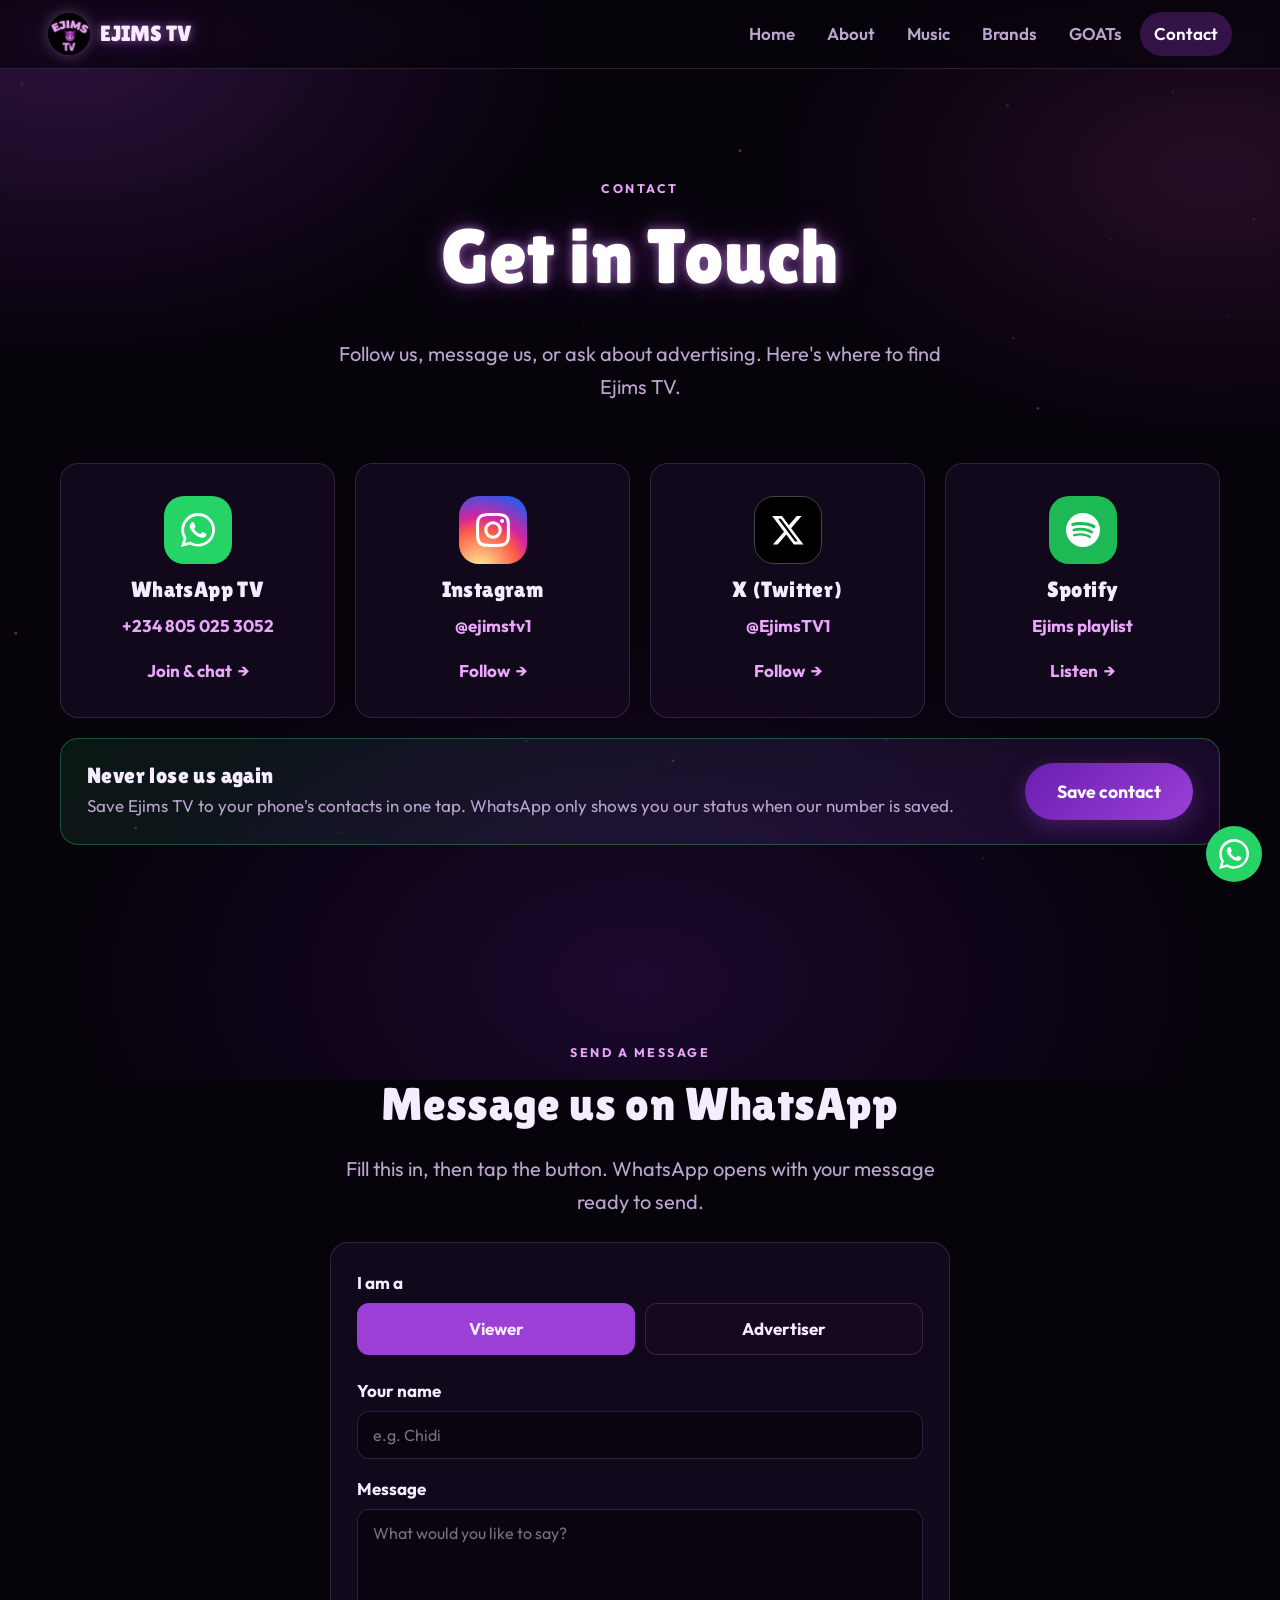
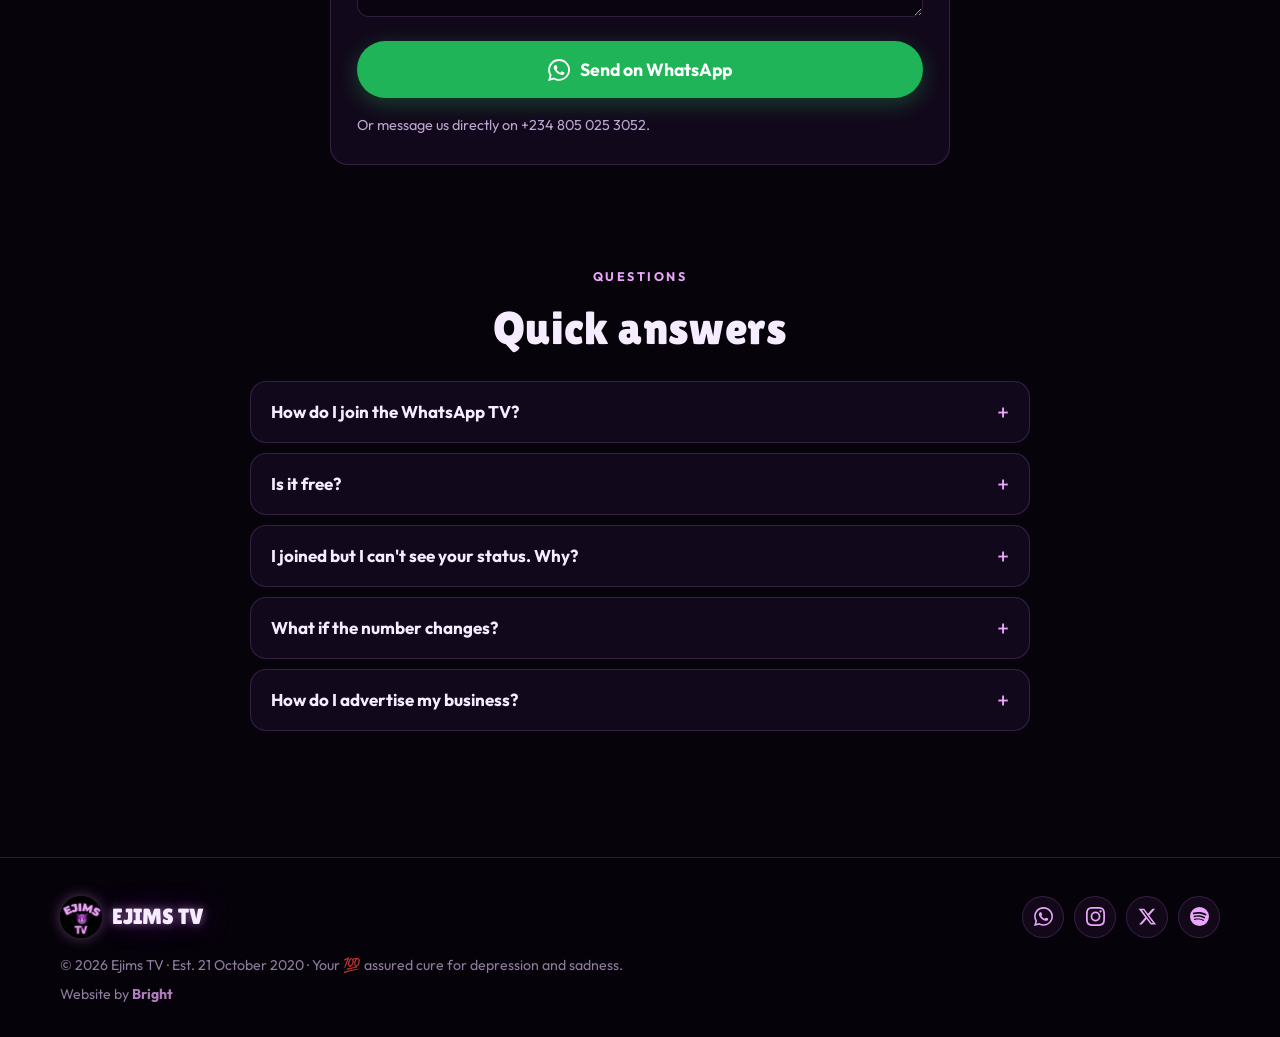
<file: contact.html>
<!doctype html>
<html lang="en">
<head>
<meta charset="utf-8">
<meta name="viewport" content="width=device-width, initial-scale=1">
<title>Contact · Ejims TV</title>
<meta name="description" content="Reach Ejims TV on WhatsApp, Instagram, X and Spotify.">
<meta name="theme-color" content="#07030b">
<meta name="author" content="Bright (brightedojaimoni.netlify.app)">
<!-- Website designed and built by Bright: https://brightedojaimoni.netlify.app -->
<link rel="canonical" href="https://ejims.tv/contact.html">
<meta property="og:type" content="website">
<meta property="og:site_name" content="Ejims TV">
<meta property="og:url" content="https://ejims.tv/contact.html">
<meta property="og:title" content="Contact · Ejims TV">
<meta property="og:description" content="Reach Ejims TV on WhatsApp, Instagram, X and Spotify.">
<meta property="og:image" content="https://ejims.tv/assets/img/og-image.jpg">
<meta property="og:image:width" content="1200">
<meta property="og:image:height" content="630">
<meta property="og:image:alt" content="Ejims TV logo with the line: Your 💯 assured cure for depression and sadness">
<meta name="twitter:card" content="summary_large_image">
<meta name="twitter:site" content="@EjimsTV1">
<meta name="twitter:title" content="Contact · Ejims TV">
<meta name="twitter:description" content="Reach Ejims TV on WhatsApp, Instagram, X and Spotify.">
<meta name="twitter:image" content="https://ejims.tv/assets/img/og-image.jpg">
<link rel="icon" href="assets/img/favicon.png">
<link rel="apple-touch-icon" href="assets/img/apple-touch-icon.png">
<link rel="preconnect" href="https://fonts.googleapis.com">
<link rel="preconnect" href="https://fonts.gstatic.com" crossorigin>
<link href="https://fonts.googleapis.com/css2?family=Lilita+One&family=Outfit:wght@400;600;700&display=swap" rel="stylesheet">
<link rel="stylesheet" href="assets/css/style.css">
<script>document.documentElement.classList.add("js")</script>
</head>
<body>
<a class="skip" href="#main">Skip to content</a>
<div class="bg-aurora" aria-hidden="true"></div>
<canvas id="particles" aria-hidden="true"></canvas>

<header class="nav">
  <a class="brand" href="index.html"><img src="assets/img/logo-96.webp" width="42" height="42" alt="Ejims TV logo"><span>EJIMS TV</span></a>
  <button class="burger" aria-label="Menu" aria-expanded="false"><span></span></button>
  <nav aria-label="Main"><ul>
    <li><a class="link" href="index.html">Home</a></li>
    <li><a class="link" href="about.html">About</a></li>
    <li><a class="link" href="music.html">Music</a></li>
    <li><a class="link" href="brands.html">Brands</a></li>
    <li><a class="link" href="goats.html">GOATs</a></li>
    <li><a class="link active" href="contact.html" aria-current="page">Contact</a></li>
  </ul></nav>
</header>

<main id="main">

<section class="page-head">
  <div class="wrap">
    <span class="eyebrow">Contact</span>
    <h1 class="neon reveal">Get in Touch</h1>
    <p class="lead reveal">Follow us, message us, or ask about advertising. Here's where to find Ejims TV.</p>
  </div>
</section>

<section style="padding-top:16px">
  <div class="wrap">
    <div class="socials">
      <a class="card social wa reveal" href="https://wa.me/2348050253052?text=Hi%20Ejims%20TV%21%20Please%20add%20me%20to%20the%20WhatsApp%20TV." data-wa="join" target="_blank" rel="noopener"><div class="s-icon"><svg viewBox="0 0 24 24" aria-hidden="true"><path d="M17.5 14.4c-.3-.1-1.7-.8-2-.9-.3-.1-.5-.1-.7.1-.2.3-.8.9-.9 1.1-.2.2-.3.2-.6.1-.3-.1-1.2-.5-2.3-1.4-.9-.8-1.4-1.7-1.6-2-.2-.3 0-.5.1-.6l.4-.5c.1-.2.2-.3.3-.5.1-.2 0-.4 0-.5l-.9-2.2c-.2-.6-.5-.5-.7-.5h-.6c-.2 0-.5.1-.8.4-.3.3-1 1-1 2.4s1 2.8 1.2 3c.1.2 2 3.1 4.9 4.3.7.3 1.2.5 1.7.6.7.2 1.3.2 1.8.1.6-.1 1.7-.7 1.9-1.4.2-.7.2-1.2.2-1.4-.1-.1-.3-.2-.6-.3zM12 21.8c-1.8 0-3.5-.5-5-1.4l-.4-.2-3.7 1 1-3.6-.2-.4c-1-1.6-1.5-3.4-1.5-5.2 0-5.4 4.4-9.9 9.9-9.9 2.6 0 5.1 1 7 2.9 1.9 1.9 2.9 4.4 2.9 7 0 5.4-4.5 9.8-10 9.8zm8.4-18.3C18.2 1.3 15.2 0 12 0 5.5 0 .2 5.3.2 11.9c0 2.1.5 4.1 1.6 5.9L.1 24l6.3-1.7c1.7.9 3.7 1.4 5.7 1.4 6.5 0 11.9-5.3 11.9-11.9 0-3.2-1.2-6.1-3.6-8.3z"/></svg></div><h3>WhatsApp TV</h3><p class="handle" data-wa-display>+234 805 025 3052</p><span class="more">Join & chat <b>→</b></span></a>
      <a class="card social ig reveal" href="https://www.instagram.com/ejimstv1" target="_blank" rel="noopener"><div class="s-icon"><svg viewBox="0 0 24 24" aria-hidden="true"><path d="M12 2.2c3.2 0 3.6 0 4.8.1 3.3.1 4.8 1.7 4.9 4.9.1 1.3.1 1.6.1 4.8s0 3.6-.1 4.8c-.1 3.2-1.7 4.8-4.9 4.9-1.3.1-1.6.1-4.8.1s-3.6 0-4.8-.1c-3.3-.1-4.8-1.7-4.9-4.9C2.2 15.6 2.2 15.2 2.2 12s0-3.6.1-4.8C2.4 3.9 3.9 2.4 7.2 2.3 8.4 2.2 8.8 2.2 12 2.2zM12 0C8.7 0 8.3 0 7.1.1 2.7.3.3 2.7.1 7.1 0 8.3 0 8.7 0 12s0 3.7.1 4.9c.2 4.4 2.6 6.8 7 7 1.2.1 1.6.1 4.9.1s3.7 0 4.9-.1c4.4-.2 6.8-2.6 7-7 .1-1.2.1-1.6.1-4.9s0-3.7-.1-4.9c-.2-4.4-2.6-6.8-7-7C15.7 0 15.3 0 12 0zm0 5.8a6.2 6.2 0 1 0 0 12.4 6.2 6.2 0 0 0 0-12.4zM12 16a4 4 0 1 1 0-8 4 4 0 0 1 0 8zm6.4-11.8a1.4 1.4 0 1 0 0 2.9 1.4 1.4 0 0 0 0-2.9z"/></svg></div><h3>Instagram</h3><p class="handle">@ejimstv1</p><span class="more">Follow <b>→</b></span></a>
      <a class="card social x reveal" href="https://x.com/EjimsTV1" target="_blank" rel="noopener"><div class="s-icon"><svg viewBox="0 0 24 24" aria-hidden="true"><path d="M18.2 2.2h3.4l-7.4 8.5 8.7 11.5h-6.8l-5.3-7-6.1 7H1.3l7.9-9L.8 2.2h7l4.8 6.4 5.6-6.4zm-1.2 18h1.9L7 4.1H5L17 20.2z"/></svg></div><h3>X (Twitter)</h3><p class="handle">@EjimsTV1</p><span class="more">Follow <b>→</b></span></a>
      <a class="card social sp reveal" href="https://open.spotify.com/playlist/39rjvm17uGZsplxBVE3SFu" target="_blank" rel="noopener"><div class="s-icon"><svg viewBox="0 0 24 24" aria-hidden="true"><path d="M12 0a12 12 0 1 0 0 24 12 12 0 0 0 0-24zm5.5 17.3a.7.7 0 0 1-1 .3c-2.8-1.7-6.4-2.1-10.6-1.2a.7.7 0 1 1-.3-1.5c4.6-1 8.5-.6 11.7 1.4.3.2.4.7.2 1zm1.5-3.3a.9.9 0 0 1-1.3.3c-3.2-2-8.1-2.6-11.9-1.4a.9.9 0 0 1-.5-1.8c4.3-1.3 9.7-.7 13.4 1.6.4.3.5.9.3 1.3zm.1-3.4C15.3 8.3 8.9 8.1 5.2 9.2a1.1 1.1 0 1 1-.6-2.1c4.3-1.3 11.3-1 15.7 1.6a1.1 1.1 0 0 1-1.2 1.9z"/></svg></div><h3>Spotify</h3><p class="handle">Ejims playlist</p><span class="more">Listen <b>→</b></span></a>
    </div>
    <div class="save-row card reveal">
      <div><h3>Never lose us again</h3><p>Save Ejims TV to your phone's contacts in one tap. WhatsApp only shows you our status when our number is saved.</p></div>
      <button class="btn big save-contact" type="button">Save contact</button>
    </div>
  </div>
</section>

<section>
  <div class="wrap">
    <div class="center reveal"><span class="eyebrow">Send a message</span><h2>Message us on WhatsApp</h2>
      <p class="lead">Fill this in, then tap the button. WhatsApp opens with your message ready to send.</p></div>
    <form class="wa-form card reveal" style="margin-top:24px">
      <div class="field"><label>I am a</label>
        <div class="toggle-group">
          <label><input type="radio" name="who" value="viewer" checked><span>Viewer</span></label>
          <label><input type="radio" name="who" value="advertiser"><span>Advertiser</span></label>
        </div>
      </div>
      <div class="field"><label for="name">Your name</label><input id="name" name="name" autocomplete="name" placeholder="e.g. Chidi"></div>
      <div class="field brand-field" hidden><label for="brand">Brand or business</label><input id="brand" name="brand" placeholder="e.g. Chidi's Kicks"></div>
      <div class="field"><label for="message">Message</label><textarea id="message" name="message" rows="4" placeholder="What would you like to say?"></textarea></div>
      <a class="btn wa big send" href="https://wa.me/2348050253052" target="_blank" rel="noopener"><svg viewBox="0 0 24 24" aria-hidden="true"><path d="M17.5 14.4c-.3-.1-1.7-.8-2-.9-.3-.1-.5-.1-.7.1-.2.3-.8.9-.9 1.1-.2.2-.3.2-.6.1-.3-.1-1.2-.5-2.3-1.4-.9-.8-1.4-1.7-1.6-2-.2-.3 0-.5.1-.6l.4-.5c.1-.2.2-.3.3-.5.1-.2 0-.4 0-.5l-.9-2.2c-.2-.6-.5-.5-.7-.5h-.6c-.2 0-.5.1-.8.4-.3.3-1 1-1 2.4s1 2.8 1.2 3c.1.2 2 3.1 4.9 4.3.7.3 1.2.5 1.7.6.7.2 1.3.2 1.8.1.6-.1 1.7-.7 1.9-1.4.2-.7.2-1.2.2-1.4-.1-.1-.3-.2-.6-.3zM12 21.8c-1.8 0-3.5-.5-5-1.4l-.4-.2-3.7 1 1-3.6-.2-.4c-1-1.6-1.5-3.4-1.5-5.2 0-5.4 4.4-9.9 9.9-9.9 2.6 0 5.1 1 7 2.9 1.9 1.9 2.9 4.4 2.9 7 0 5.4-4.5 9.8-10 9.8zm8.4-18.3C18.2 1.3 15.2 0 12 0 5.5 0 .2 5.3.2 11.9c0 2.1.5 4.1 1.6 5.9L.1 24l6.3-1.7c1.7.9 3.7 1.4 5.7 1.4 6.5 0 11.9-5.3 11.9-11.9 0-3.2-1.2-6.1-3.6-8.3z"/></svg> Send on WhatsApp</a>
      <p class="form-note">Or message us directly on <span data-wa-display>+234 805 025 3052</span>.</p>
    </form>
  </div>
</section>

<section style="padding-top:0">
  <div class="wrap">
    <div class="center reveal"><span class="eyebrow">Questions</span><h2>Quick answers</h2></div>
    <div class="faq reveal"><details><summary>How do I join the WhatsApp TV?</summary><p>Tap any Join button on this site. WhatsApp opens with a message ready to send. Send it, then save our number so our status shows up for you.</p></details><details><summary>Is it free?</summary><p>Yes. Joining and watching Ejims TV is completely free.</p></details><details><summary>I joined but I can't see your status. Why?</summary><p>WhatsApp only shows a status when both people have saved each other's number. Save our number, and message us so we can save yours.</p></details><details><summary>What if the number changes?</summary><p>This website always shows the current official number. If you ever lose us, come back to ejims.tv.</p></details><details><summary>How do I advertise my business?</summary><p>See the <a href="brands.html">Brands page</a> for how it works, or choose Advertiser in the form above.</p></details></div>
  </div>
</section>

</main>

<footer>
  <div class="wrap">
    <div class="row">
      <a class="brand" href="index.html"><img src="assets/img/logo-96.webp" width="42" height="42" alt=""><span>EJIMS TV</span></a>
      <div class="icons">
        <a href="https://wa.me/2348050253052?text=Hi%20Ejims%20TV%21%20Please%20add%20me%20to%20the%20WhatsApp%20TV." data-wa="join" target="_blank" rel="noopener" aria-label="WhatsApp"><svg viewBox="0 0 24 24" aria-hidden="true"><path d="M17.5 14.4c-.3-.1-1.7-.8-2-.9-.3-.1-.5-.1-.7.1-.2.3-.8.9-.9 1.1-.2.2-.3.2-.6.1-.3-.1-1.2-.5-2.3-1.4-.9-.8-1.4-1.7-1.6-2-.2-.3 0-.5.1-.6l.4-.5c.1-.2.2-.3.3-.5.1-.2 0-.4 0-.5l-.9-2.2c-.2-.6-.5-.5-.7-.5h-.6c-.2 0-.5.1-.8.4-.3.3-1 1-1 2.4s1 2.8 1.2 3c.1.2 2 3.1 4.9 4.3.7.3 1.2.5 1.7.6.7.2 1.3.2 1.8.1.6-.1 1.7-.7 1.9-1.4.2-.7.2-1.2.2-1.4-.1-.1-.3-.2-.6-.3zM12 21.8c-1.8 0-3.5-.5-5-1.4l-.4-.2-3.7 1 1-3.6-.2-.4c-1-1.6-1.5-3.4-1.5-5.2 0-5.4 4.4-9.9 9.9-9.9 2.6 0 5.1 1 7 2.9 1.9 1.9 2.9 4.4 2.9 7 0 5.4-4.5 9.8-10 9.8zm8.4-18.3C18.2 1.3 15.2 0 12 0 5.5 0 .2 5.3.2 11.9c0 2.1.5 4.1 1.6 5.9L.1 24l6.3-1.7c1.7.9 3.7 1.4 5.7 1.4 6.5 0 11.9-5.3 11.9-11.9 0-3.2-1.2-6.1-3.6-8.3z"/></svg></a>
        <a href="https://www.instagram.com/ejimstv1" target="_blank" rel="noopener" aria-label="Instagram"><svg viewBox="0 0 24 24" aria-hidden="true"><path d="M12 2.2c3.2 0 3.6 0 4.8.1 3.3.1 4.8 1.7 4.9 4.9.1 1.3.1 1.6.1 4.8s0 3.6-.1 4.8c-.1 3.2-1.7 4.8-4.9 4.9-1.3.1-1.6.1-4.8.1s-3.6 0-4.8-.1c-3.3-.1-4.8-1.7-4.9-4.9C2.2 15.6 2.2 15.2 2.2 12s0-3.6.1-4.8C2.4 3.9 3.9 2.4 7.2 2.3 8.4 2.2 8.8 2.2 12 2.2zM12 0C8.7 0 8.3 0 7.1.1 2.7.3.3 2.7.1 7.1 0 8.3 0 8.7 0 12s0 3.7.1 4.9c.2 4.4 2.6 6.8 7 7 1.2.1 1.6.1 4.9.1s3.7 0 4.9-.1c4.4-.2 6.8-2.6 7-7 .1-1.2.1-1.6.1-4.9s0-3.7-.1-4.9c-.2-4.4-2.6-6.8-7-7C15.7 0 15.3 0 12 0zm0 5.8a6.2 6.2 0 1 0 0 12.4 6.2 6.2 0 0 0 0-12.4zM12 16a4 4 0 1 1 0-8 4 4 0 0 1 0 8zm6.4-11.8a1.4 1.4 0 1 0 0 2.9 1.4 1.4 0 0 0 0-2.9z"/></svg></a>
        <a href="https://x.com/EjimsTV1" target="_blank" rel="noopener" aria-label="X (Twitter)"><svg viewBox="0 0 24 24" aria-hidden="true"><path d="M18.2 2.2h3.4l-7.4 8.5 8.7 11.5h-6.8l-5.3-7-6.1 7H1.3l7.9-9L.8 2.2h7l4.8 6.4 5.6-6.4zm-1.2 18h1.9L7 4.1H5L17 20.2z"/></svg></a>
        <a href="https://open.spotify.com/playlist/39rjvm17uGZsplxBVE3SFu" target="_blank" rel="noopener" aria-label="Spotify playlist"><svg viewBox="0 0 24 24" aria-hidden="true"><path d="M12 0a12 12 0 1 0 0 24 12 12 0 0 0 0-24zm5.5 17.3a.7.7 0 0 1-1 .3c-2.8-1.7-6.4-2.1-10.6-1.2a.7.7 0 1 1-.3-1.5c4.6-1 8.5-.6 11.7 1.4.3.2.4.7.2 1zm1.5-3.3a.9.9 0 0 1-1.3.3c-3.2-2-8.1-2.6-11.9-1.4a.9.9 0 0 1-.5-1.8c4.3-1.3 9.7-.7 13.4 1.6.4.3.5.9.3 1.3zm.1-3.4C15.3 8.3 8.9 8.1 5.2 9.2a1.1 1.1 0 1 1-.6-2.1c4.3-1.3 11.3-1 15.7 1.6a1.1 1.1 0 0 1-1.2 1.9z"/></svg></a>
      </div>
    </div>
    <small>© <span data-year>2026</span> Ejims TV · Est. 21 October 2020 · Your 💯 assured cure for depression and sadness.</small>
    <small class="credit">Website by <a href="https://brightedojaimoni.netlify.app" target="_blank" rel="noopener author">Bright</a></small>
  </div>
</footer>

<a class="wa-float" href="https://wa.me/2348050253052?text=Hi%20Ejims%20TV%21%20Please%20add%20me%20to%20the%20WhatsApp%20TV." data-wa="join" target="_blank" rel="noopener" aria-label="Chat with Ejims TV on WhatsApp"><svg viewBox="0 0 24 24" aria-hidden="true"><path d="M17.5 14.4c-.3-.1-1.7-.8-2-.9-.3-.1-.5-.1-.7.1-.2.3-.8.9-.9 1.1-.2.2-.3.2-.6.1-.3-.1-1.2-.5-2.3-1.4-.9-.8-1.4-1.7-1.6-2-.2-.3 0-.5.1-.6l.4-.5c.1-.2.2-.3.3-.5.1-.2 0-.4 0-.5l-.9-2.2c-.2-.6-.5-.5-.7-.5h-.6c-.2 0-.5.1-.8.4-.3.3-1 1-1 2.4s1 2.8 1.2 3c.1.2 2 3.1 4.9 4.3.7.3 1.2.5 1.7.6.7.2 1.3.2 1.8.1.6-.1 1.7-.7 1.9-1.4.2-.7.2-1.2.2-1.4-.1-.1-.3-.2-.6-.3zM12 21.8c-1.8 0-3.5-.5-5-1.4l-.4-.2-3.7 1 1-3.6-.2-.4c-1-1.6-1.5-3.4-1.5-5.2 0-5.4 4.4-9.9 9.9-9.9 2.6 0 5.1 1 7 2.9 1.9 1.9 2.9 4.4 2.9 7 0 5.4-4.5 9.8-10 9.8zm8.4-18.3C18.2 1.3 15.2 0 12 0 5.5 0 .2 5.3.2 11.9c0 2.1.5 4.1 1.6 5.9L.1 24l6.3-1.7c1.7.9 3.7 1.4 5.7 1.4 6.5 0 11.9-5.3 11.9-11.9 0-3.2-1.2-6.1-3.6-8.3z"/></svg></a>
<button class="to-top" aria-label="Back to top">↑</button>
<script src="assets/js/config.js" defer></script>
<script src="assets/js/main.js" defer></script>
</body>
</html>
</file>
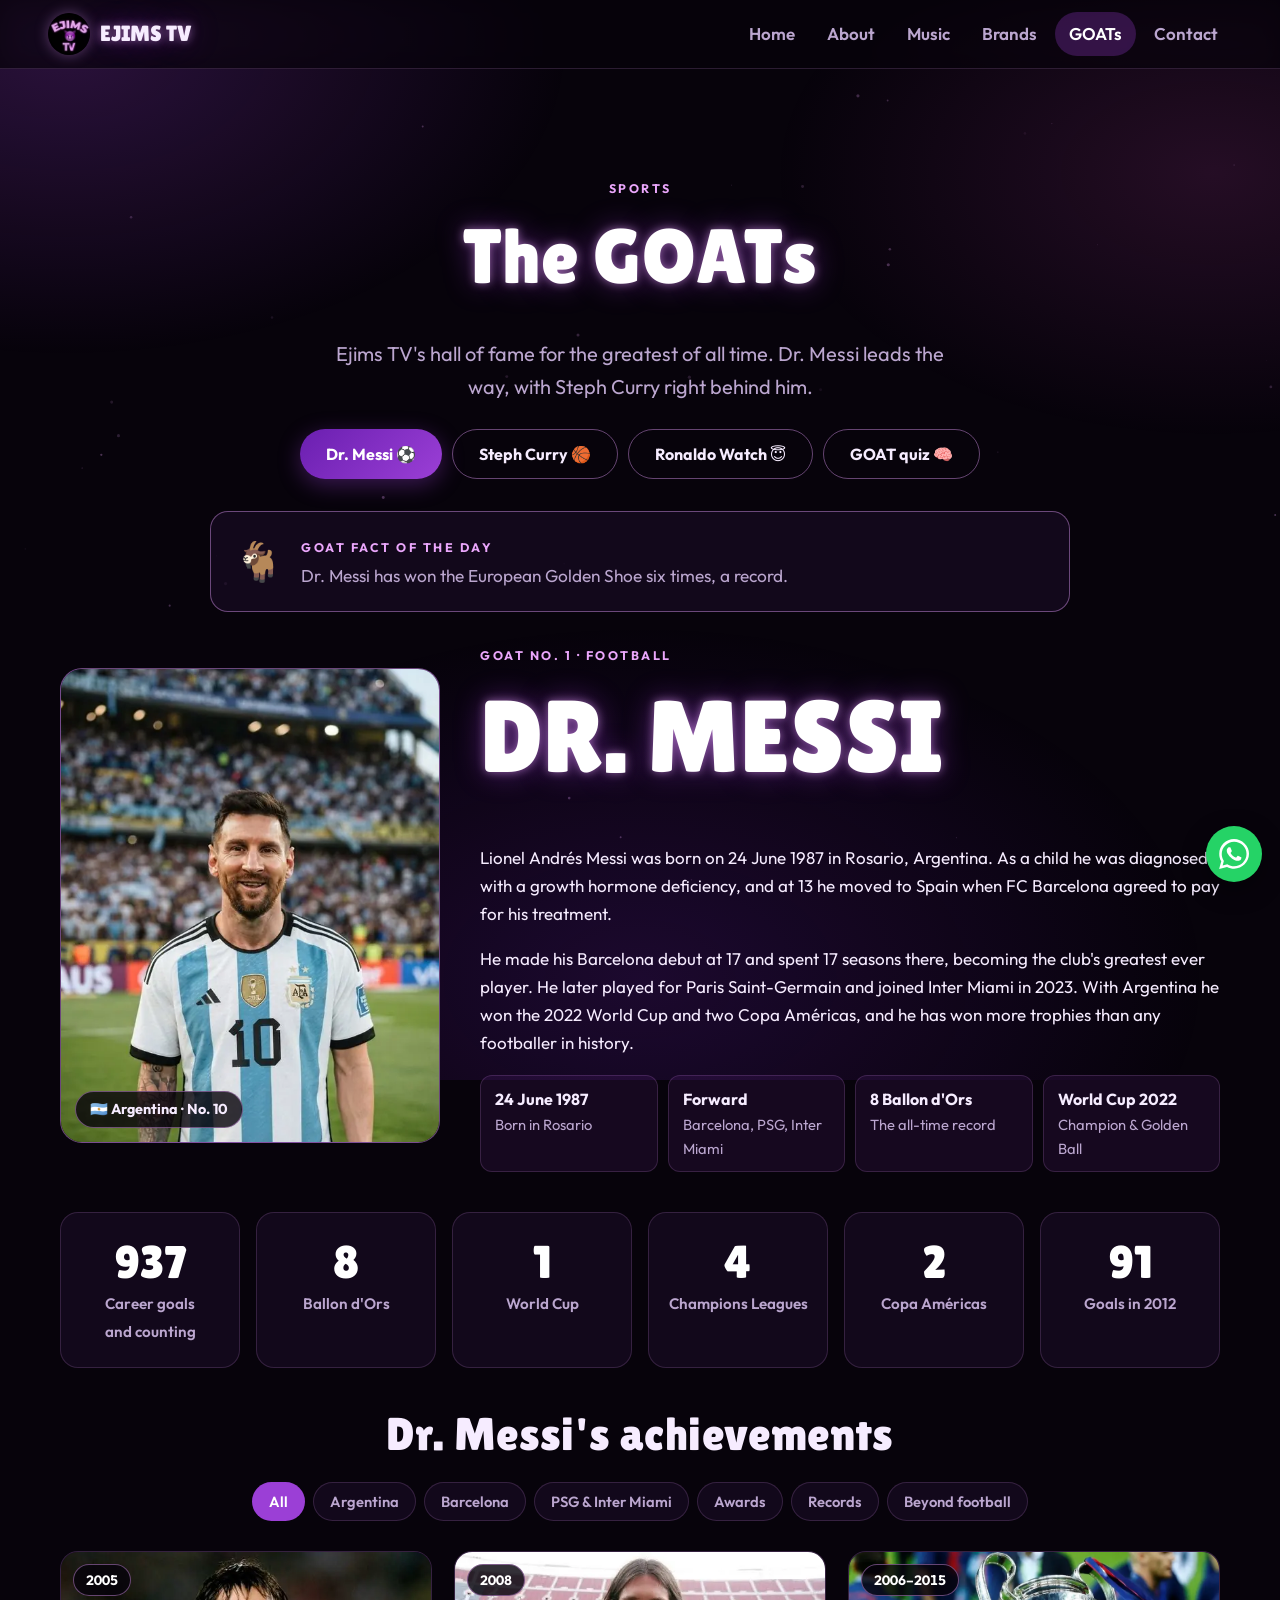
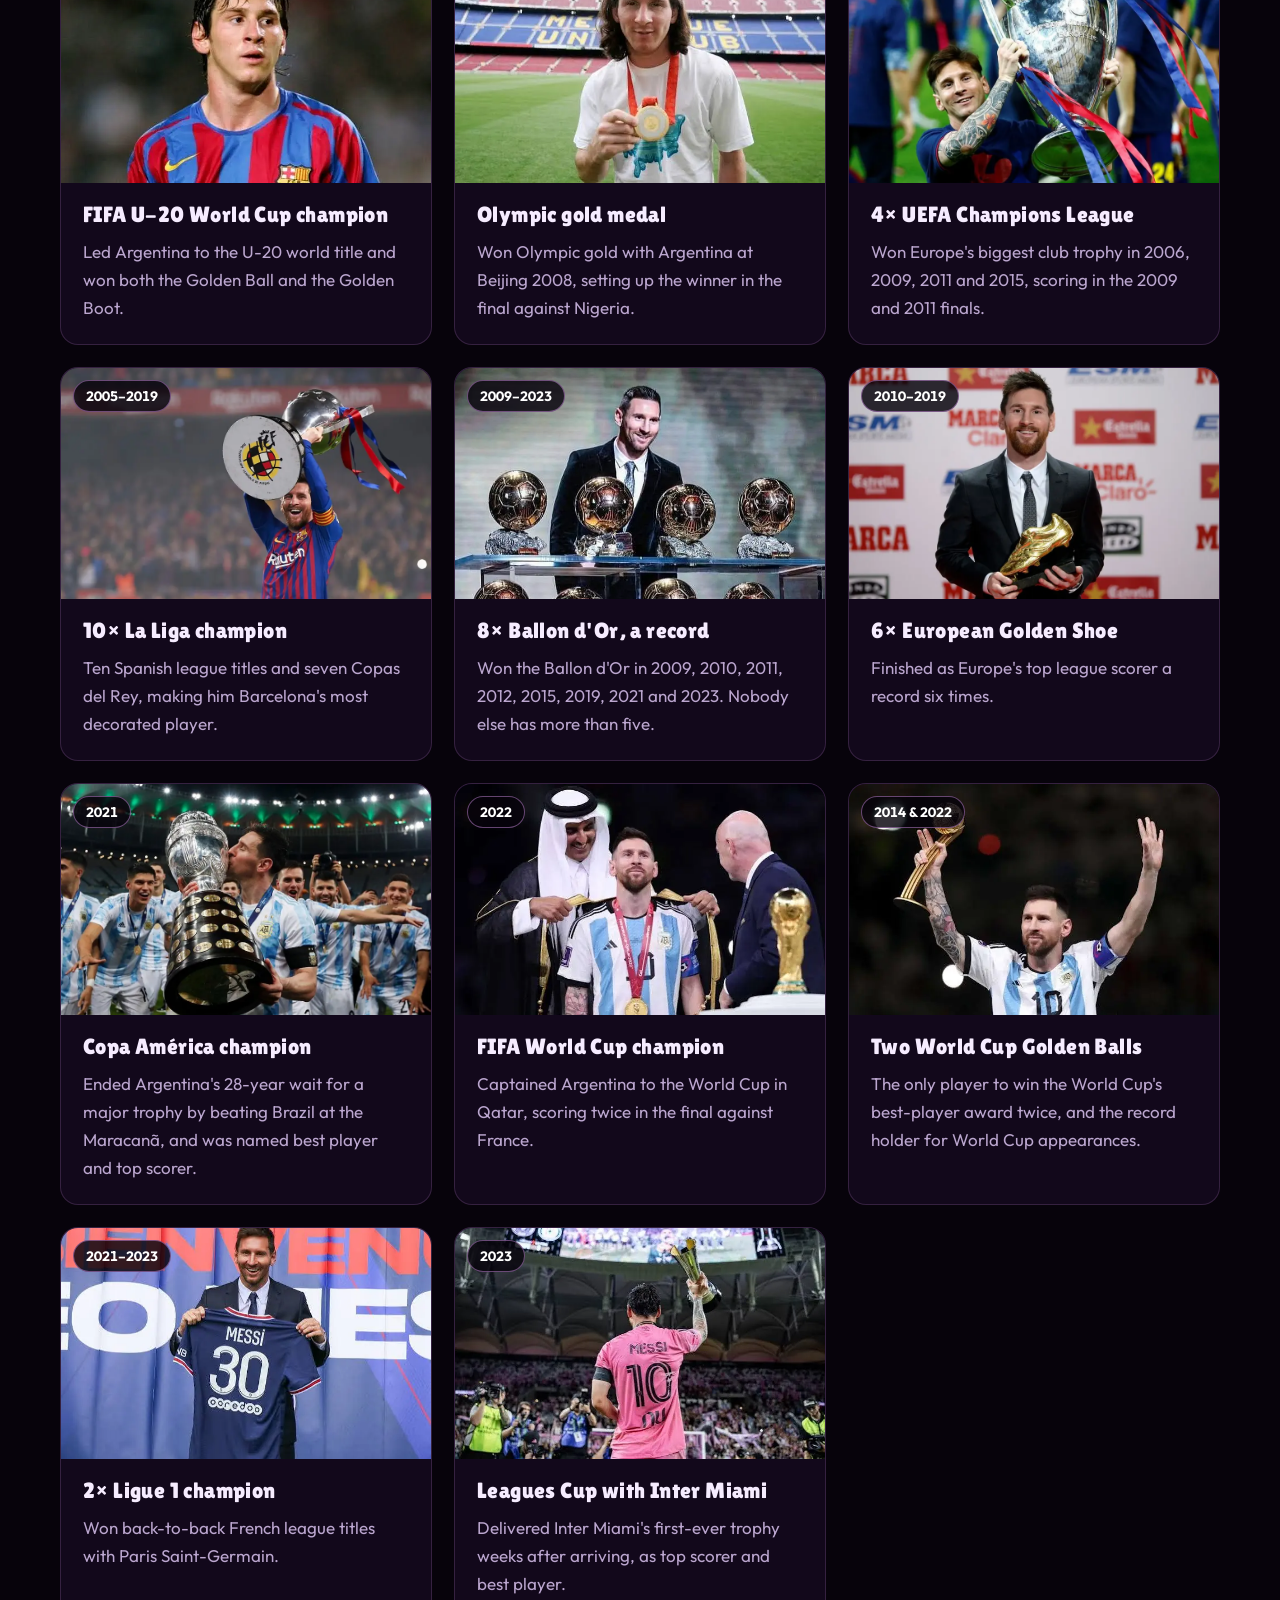
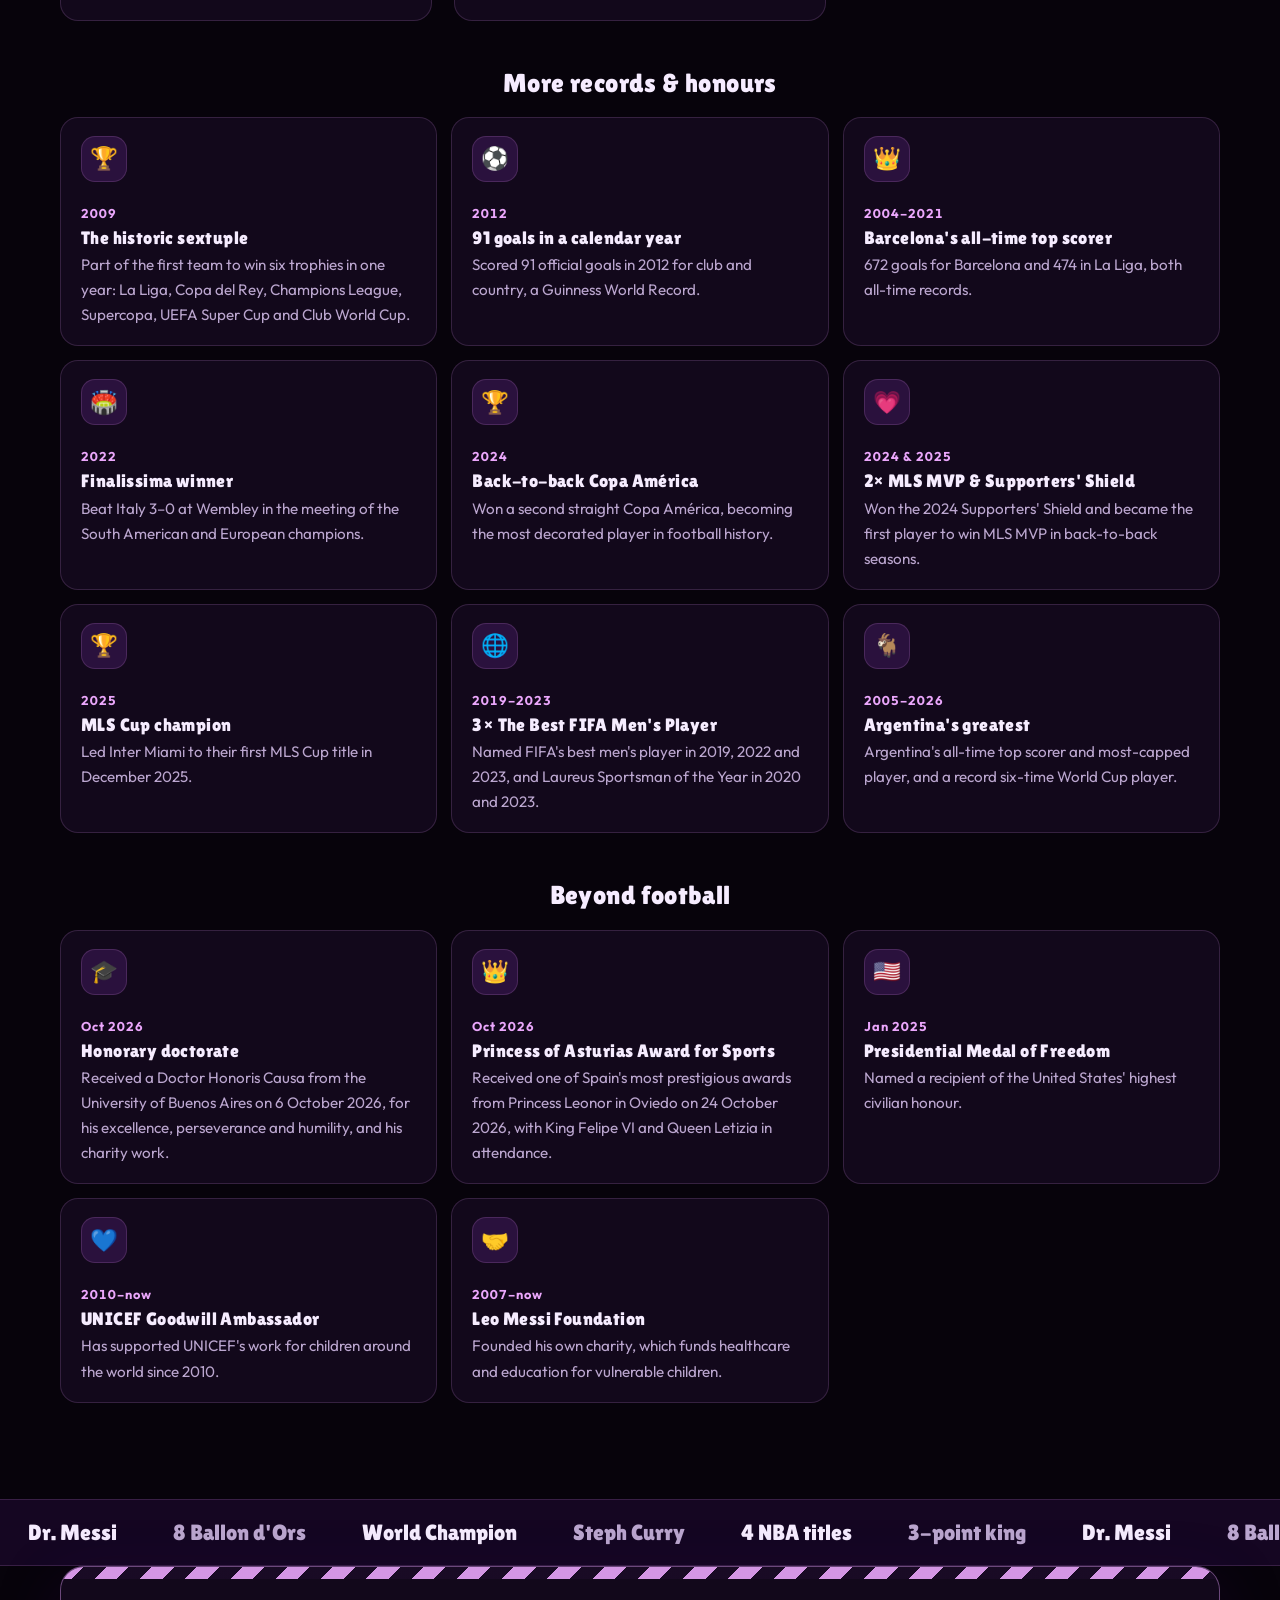
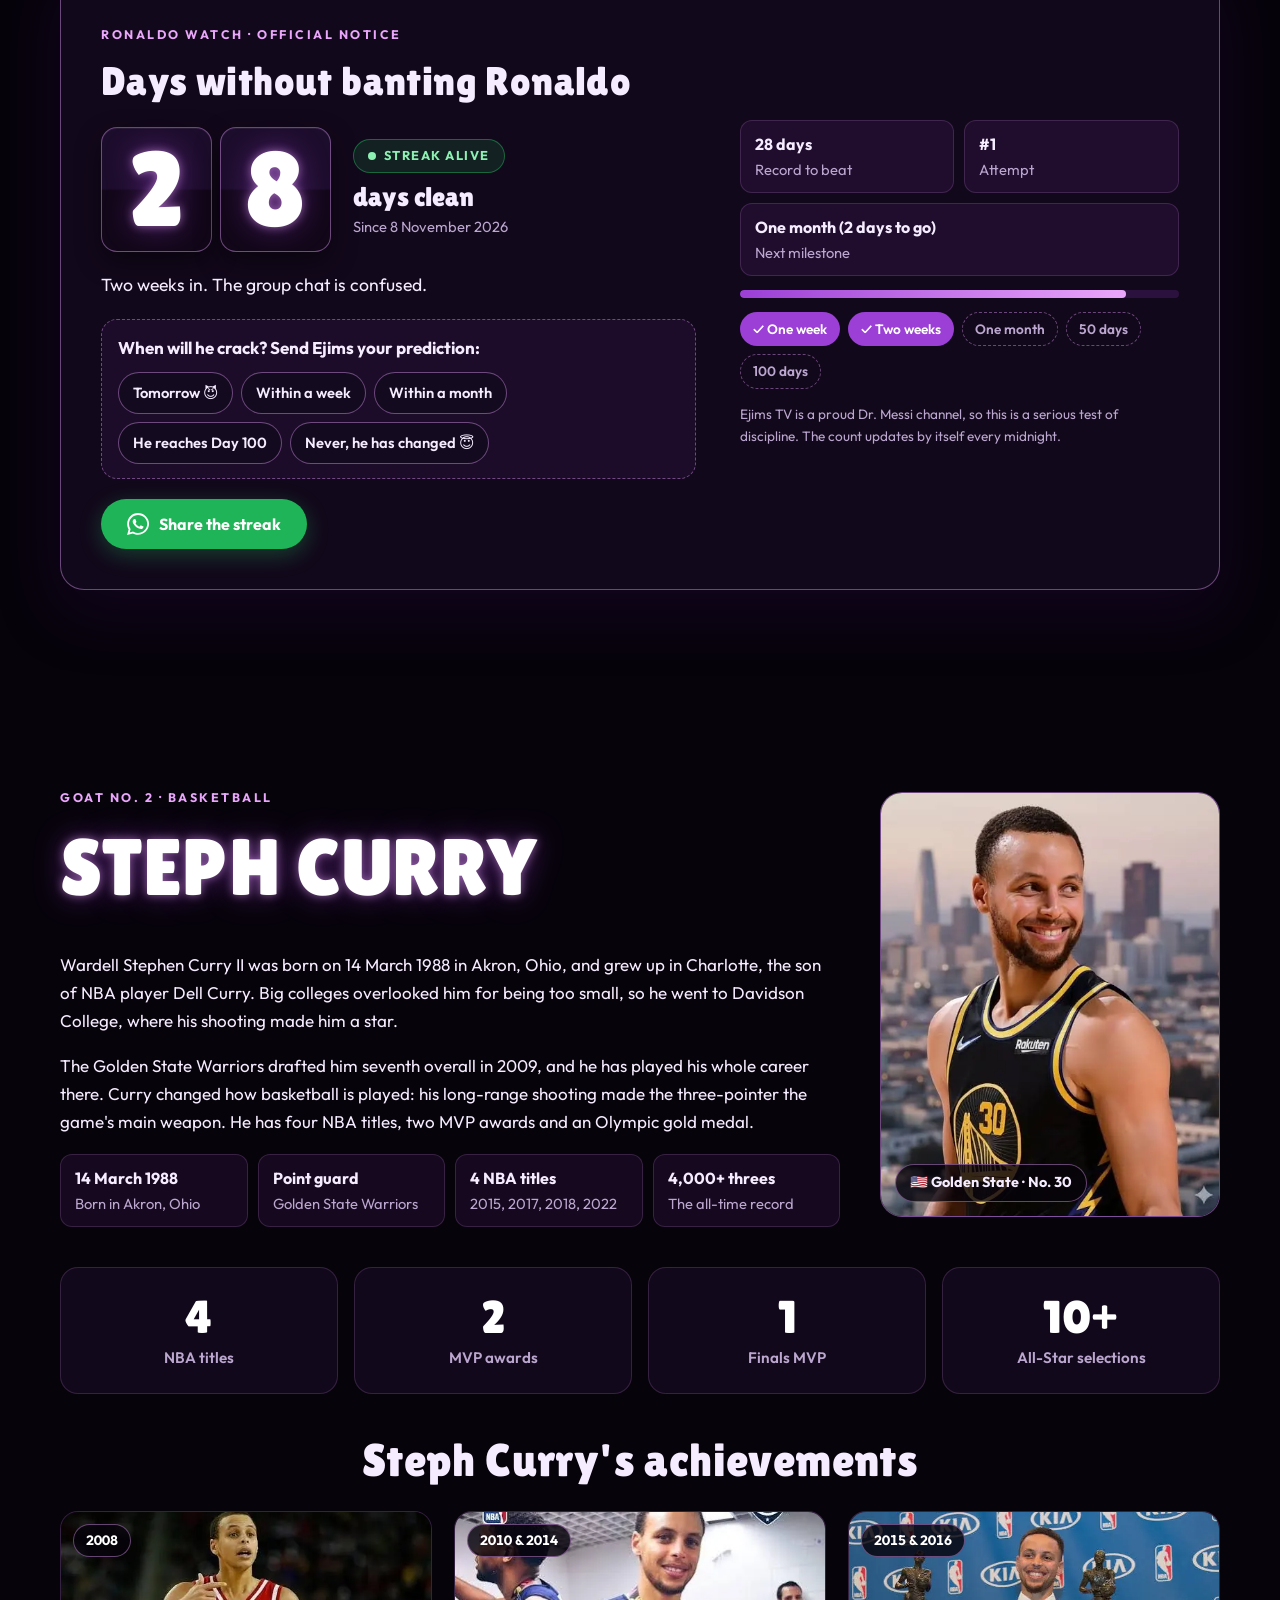
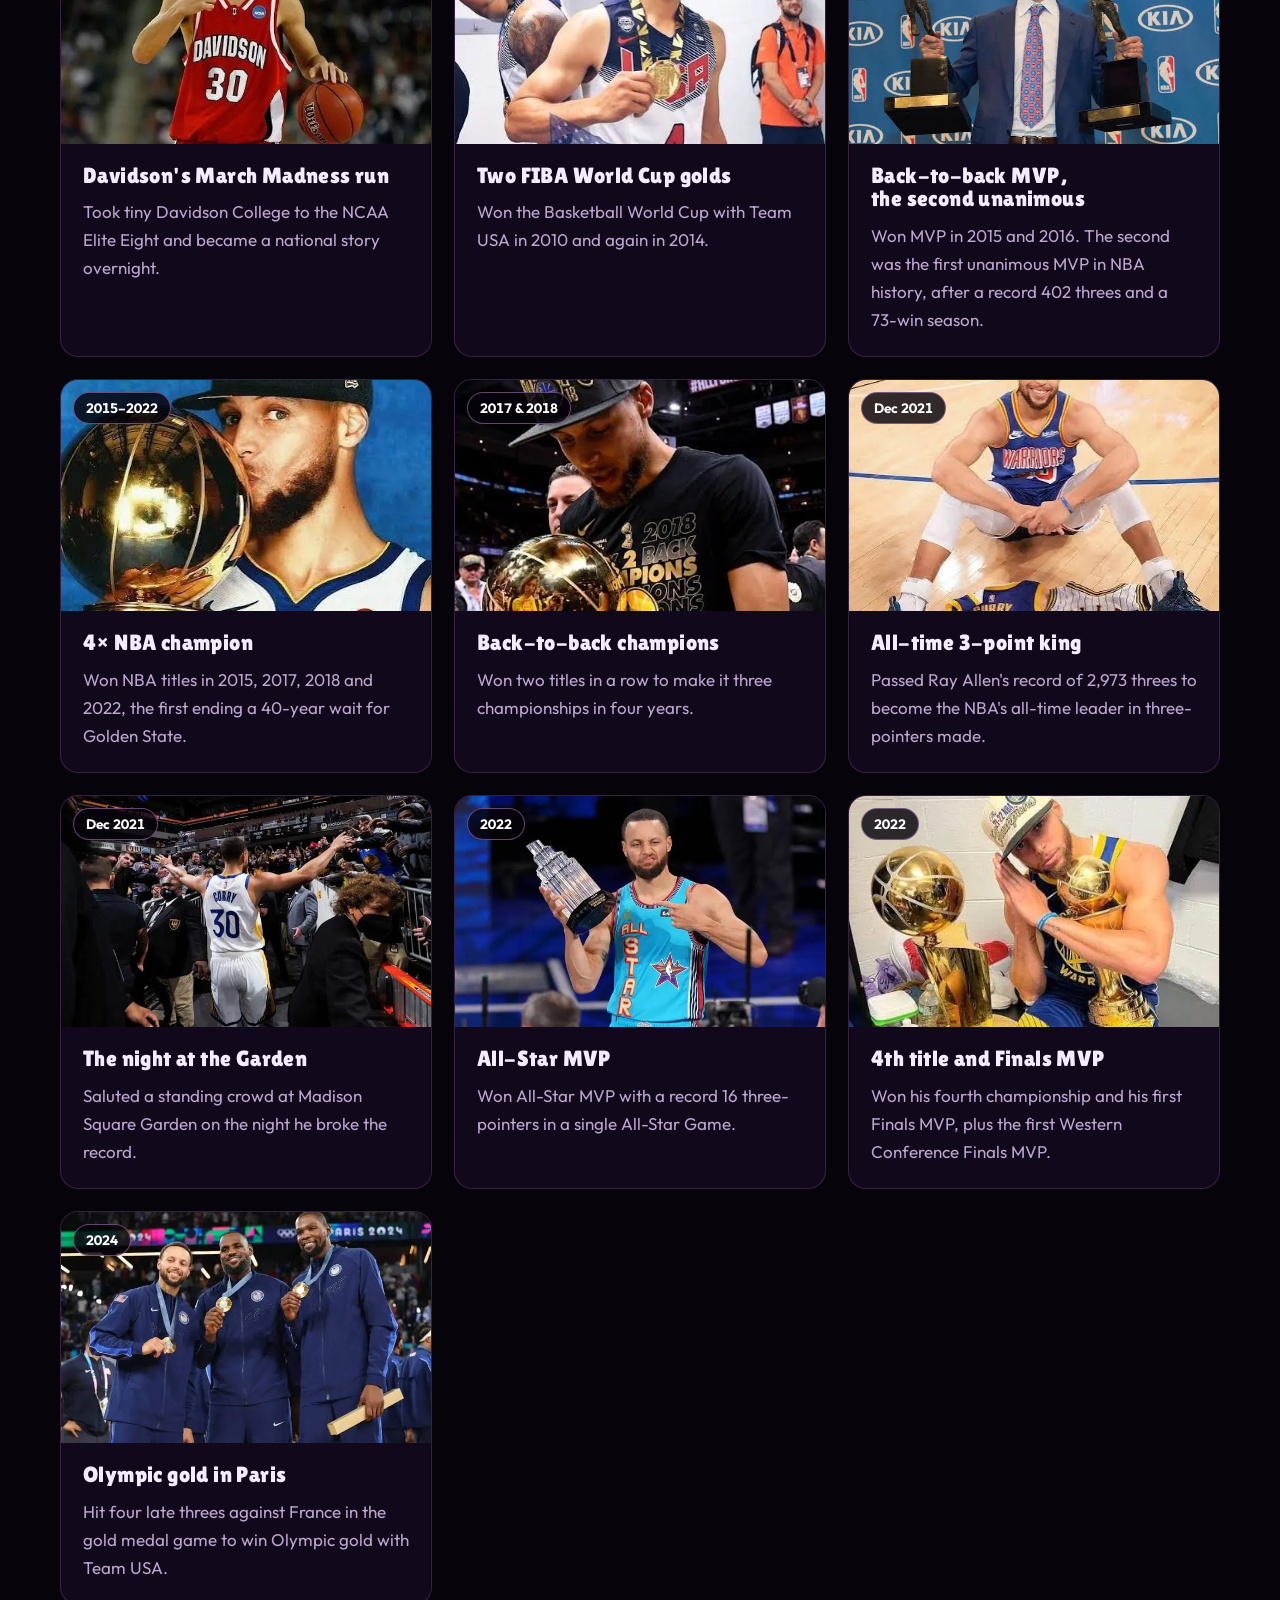
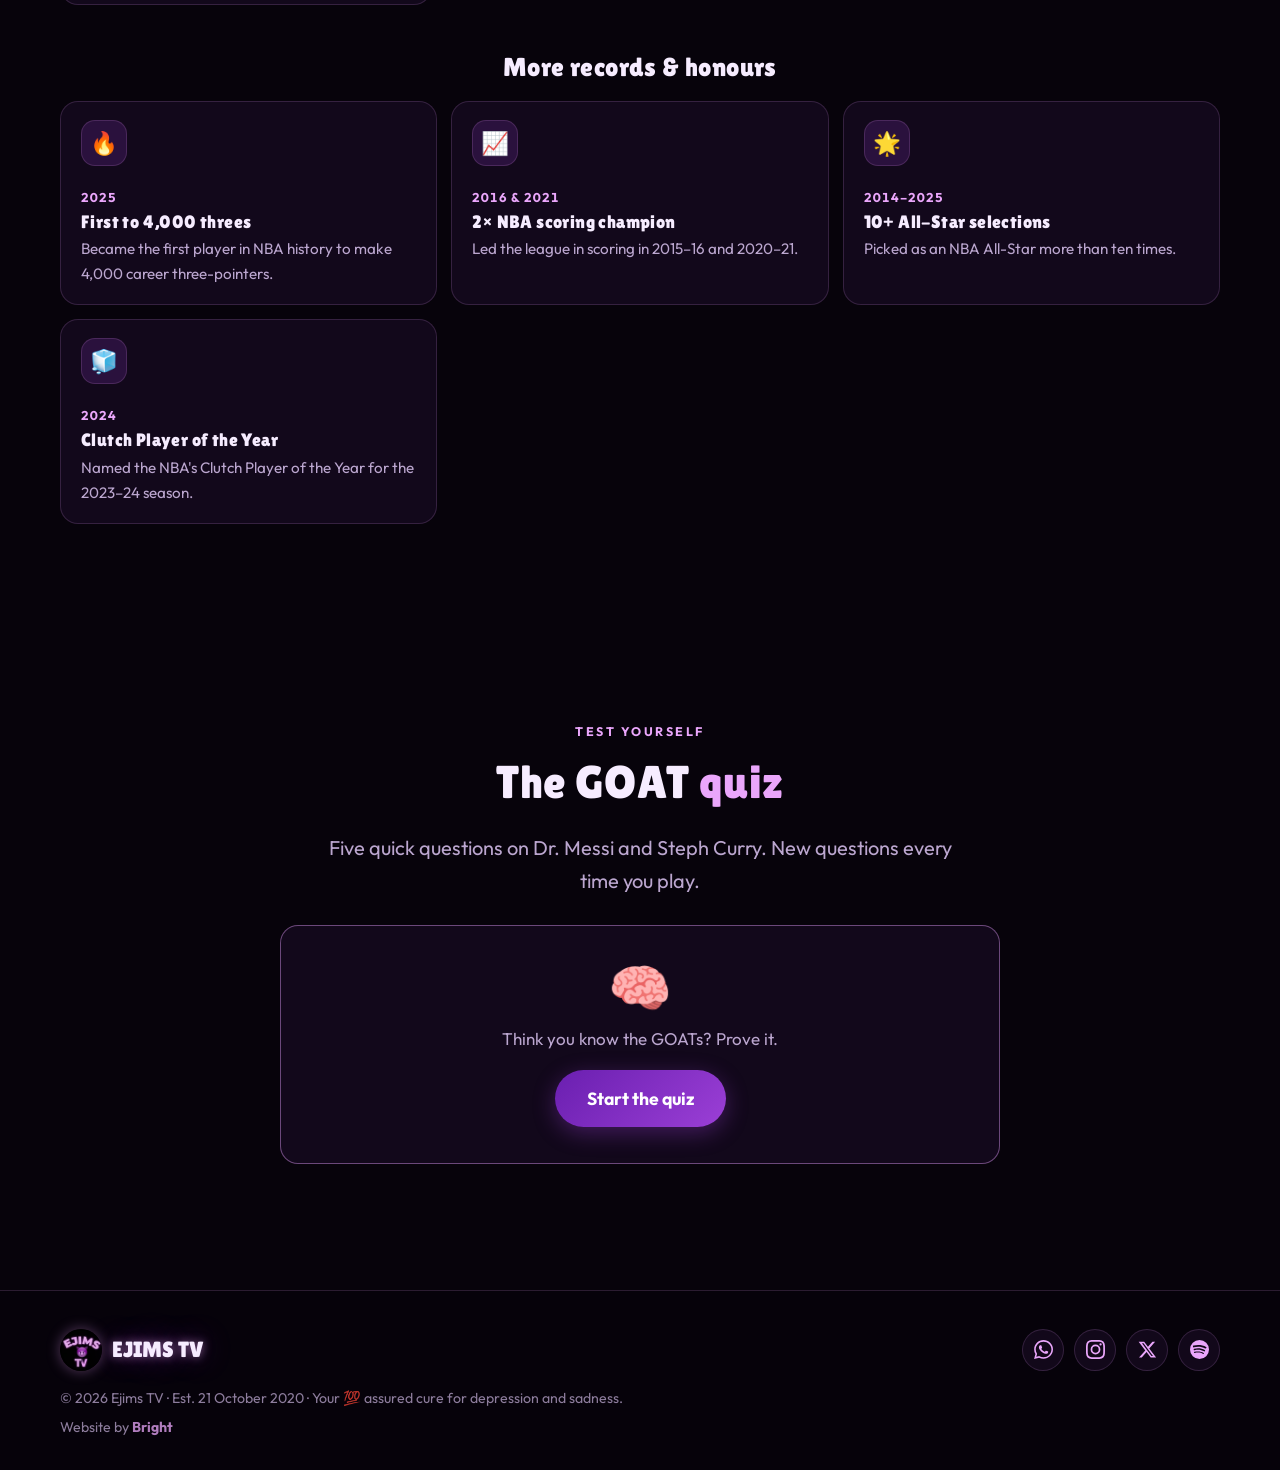
<file: goats.html>
<!doctype html>
<html lang="en">
<head>
<meta charset="utf-8">
<meta name="viewport" content="width=device-width, initial-scale=1">
<title>The GOATs · Ejims TV</title>
<meta name="description" content="Dr. Messi and Steph Curry: biographies, trophies and records, on Ejims TV.">
<meta name="theme-color" content="#07030b">
<meta name="author" content="Bright (brightedojaimoni.netlify.app)">
<!-- Website designed and built by Bright: https://brightedojaimoni.netlify.app -->
<link rel="canonical" href="https://ejims.tv/goats.html">
<meta property="og:type" content="website">
<meta property="og:site_name" content="Ejims TV">
<meta property="og:url" content="https://ejims.tv/goats.html">
<meta property="og:title" content="The GOATs · Ejims TV">
<meta property="og:description" content="Dr. Messi and Steph Curry: biographies, trophies and records, on Ejims TV.">
<meta property="og:image" content="https://ejims.tv/assets/img/og-goats.jpg">
<meta property="og:image:width" content="1200">
<meta property="og:image:height" content="630">
<meta property="og:image:alt" content="The GOATs on Ejims TV: Dr. Messi and Steph Curry">
<meta name="twitter:card" content="summary_large_image">
<meta name="twitter:site" content="@EjimsTV1">
<meta name="twitter:title" content="The GOATs · Ejims TV">
<meta name="twitter:description" content="Dr. Messi and Steph Curry: biographies, trophies and records, on Ejims TV.">
<meta name="twitter:image" content="https://ejims.tv/assets/img/og-goats.jpg">
<link rel="icon" href="assets/img/favicon.png">
<link rel="apple-touch-icon" href="assets/img/apple-touch-icon.png">
<link rel="preconnect" href="https://fonts.googleapis.com">
<link rel="preconnect" href="https://fonts.gstatic.com" crossorigin>
<link href="https://fonts.googleapis.com/css2?family=Lilita+One&family=Outfit:wght@400;600;700&display=swap" rel="stylesheet">
<link rel="stylesheet" href="assets/css/style.css">
<script>document.documentElement.classList.add("js")</script>
</head>
<body>
<a class="skip" href="#main">Skip to content</a>
<div class="bg-aurora" aria-hidden="true"></div>
<canvas id="particles" aria-hidden="true"></canvas>

<header class="nav">
  <a class="brand" href="index.html"><img src="assets/img/logo-96.webp" width="42" height="42" alt="Ejims TV logo"><span>EJIMS TV</span></a>
  <button class="burger" aria-label="Menu" aria-expanded="false"><span></span></button>
  <nav aria-label="Main"><ul>
    <li><a class="link" href="index.html">Home</a></li>
    <li><a class="link" href="about.html">About</a></li>
    <li><a class="link" href="music.html">Music</a></li>
    <li><a class="link" href="brands.html">Brands</a></li>
    <li><a class="link active" href="goats.html" aria-current="page">GOATs</a></li>
    <li><a class="link" href="contact.html">Contact</a></li>
  </ul></nav>
</header>

<main id="main">

<section class="page-head">
  <div class="wrap">
    <span class="eyebrow">Sports</span>
    <h1 class="neon reveal">The GOATs</h1>
    <p class="lead reveal">Ejims TV's hall of fame for the greatest of all time. Dr. Messi leads the way, with Steph Curry right behind him.</p>
    <div class="goat-switch reveal">
      <a class="btn" href="#dr-messi">Dr. Messi ⚽</a>
      <a class="btn ghost" href="#steph-curry">Steph Curry 🏀</a>
      <a class="btn ghost" href="#ronaldo-watch" data-streak hidden>Ronaldo Watch 😇</a>
      <a class="btn ghost" href="#goat-quiz">GOAT quiz 🧠</a>
    </div>
  </div>
</section>

<section style="padding:8px 0 0" data-fact hidden>
  <div class="wrap">
    <div class="fact card reveal"><span class="fact-icon" aria-hidden="true">🐐</span><div><span class="eyebrow">GOAT fact of the day</span><p data-fact-text></p></div></div>
  </div>
</section>

<section id="dr-messi" style="padding-top:28px">
  <div class="wrap">
    <div class="profile">
      <div class="portrait reveal">
        <span class="mono" aria-hidden="true">10</span>
        <img src="assets/img/messi/argentina-10.webp" alt="Lionel Messi in the Argentina No. 10 shirt">
        <span class="tag">🇦🇷 Argentina · No. 10</span>
      </div>
      <div class="reveal">
        <span class="eyebrow">GOAT No. 1 · Football</span>
        <h2 class="dr neon">DR. MESSI</h2>
        <p>Lionel Andrés Messi was born on 24 June 1987 in Rosario, Argentina. As a child he was diagnosed with a growth hormone deficiency, and at 13 he moved to Spain when FC Barcelona agreed to pay for his treatment.</p>
        <p>He made his Barcelona debut at 17 and spent 17 seasons there, becoming the club's greatest ever player. He later played for Paris Saint-Germain and joined Inter Miami in 2023. With Argentina he won the 2022 World Cup and two Copa Américas, and he has won more trophies than any footballer in history.</p>
        <ul class="facts">
          <li><b>24 June 1987</b>Born in Rosario</li>
          <li><b>Forward</b>Barcelona, PSG, Inter Miami</li>
          <li><b>8 Ballon d'Ors</b>The all-time record</li>
          <li><b>World Cup 2022</b>Champion & Golden Ball</li>
        </ul>
      </div>
    </div>

    <div class="stats" style="margin:40px 0">
      <div class="stat reveal"><b data-count="937" data-messi-goals>937</b><span>Career goals<br>and counting</span></div>
      <div class="stat reveal"><b data-count="8">8</b><span>Ballon d'Ors</span></div>
      <div class="stat reveal"><b data-count="1">1</b><span>World Cup</span></div>
      <div class="stat reveal"><b data-count="4">4</b><span>Champions Leagues</span></div>
      <div class="stat reveal"><b data-count="2">2</b><span>Copa Américas</span></div>
      <div class="stat reveal"><b data-count="91">91</b><span>Goals in 2012</span></div>
    </div>

    <div class="center reveal"><h2>Dr. Messi's achievements</h2></div>
    <div class="filters" role="group" aria-label="Filter Messi's achievements" data-target="messi-list">
      <button class="on" aria-pressed="true" data-filter="all">All</button>
      <button aria-pressed="false" data-filter="argentina">Argentina</button>
      <button aria-pressed="false" data-filter="barca">Barcelona</button>
      <button aria-pressed="false" data-filter="club">PSG & Inter Miami</button>
      <button aria-pressed="false" data-filter="awards">Awards</button>
      <button aria-pressed="false" data-filter="records">Records</button>
      <button aria-pressed="false" data-filter="beyond">Beyond football</button>
    </div>
    <div id="messi-list">
      <div class="achievements">
      <article class="card ach reveal" data-tag="argentina">
        <figure><span class="ph" aria-hidden="true">🌟</span><span class="year">2005</span>
          <img src="assets/img/messi/young-barca.webp" alt="A teenage Lionel Messi in a Barcelona shirt" loading="lazy"></figure>
        <div class="body"><h3>FIFA U-20 World Cup champion</h3><p>Led Argentina to the U-20 world title and won both the Golden Ball and the Golden Boot.</p></div>
      </article>
      <article class="card ach reveal" data-tag="argentina">
        <figure><span class="ph" aria-hidden="true">🥇</span><span class="year">2008</span>
          <img src="assets/img/messi/olympic-gold.webp" alt="Messi showing his Olympic gold medal at Camp Nou" loading="lazy"></figure>
        <div class="body"><h3>Olympic gold medal</h3><p>Won Olympic gold with Argentina at Beijing 2008, setting up the winner in the final against Nigeria.</p></div>
      </article>
      <article class="card ach reveal" data-tag="barca">
        <figure><span class="ph" aria-hidden="true">⭐</span><span class="year">2006–2015</span>
          <img src="assets/img/messi/champions-league.webp" alt="Messi lifting the Champions League trophy with Barcelona" loading="lazy"></figure>
        <div class="body"><h3>4× UEFA Champions League</h3><p>Won Europe's biggest club trophy in 2006, 2009, 2011 and 2015, scoring in the 2009 and 2011 finals.</p></div>
      </article>
      <article class="card ach reveal" data-tag="barca">
        <figure><span class="ph" aria-hidden="true">🇪🇸</span><span class="year">2005–2019</span>
          <img src="assets/img/messi/la-liga.webp" alt="Messi lifting the La Liga trophy" loading="lazy"></figure>
        <div class="body"><h3>10× La Liga champion</h3><p>Ten Spanish league titles and seven Copas del Rey, making him Barcelona's most decorated player.</p></div>
      </article>
      <article class="card ach reveal" data-tag="awards records">
        <figure><span class="ph" aria-hidden="true">🏅</span><span class="year">2009–2023</span>
          <img src="assets/img/messi/ballon-dor-8.webp" alt="Messi standing behind his eight Ballon d&#x27;Or trophies" loading="lazy"></figure>
        <div class="body"><h3>8× Ballon d'Or, a record</h3><p>Won the Ballon d'Or in 2009, 2010, 2011, 2012, 2015, 2019, 2021 and 2023. Nobody else has more than five.</p></div>
      </article>
      <article class="card ach reveal" data-tag="awards records">
        <figure><span class="ph" aria-hidden="true">👟</span><span class="year">2010–2019</span>
          <img src="assets/img/messi/golden-shoe.webp" alt="Messi holding the European Golden Shoe" loading="lazy"></figure>
        <div class="body"><h3>6× European Golden Shoe</h3><p>Finished as Europe's top league scorer a record six times.</p></div>
      </article>
      <article class="card ach reveal" data-tag="argentina">
        <figure><span class="ph" aria-hidden="true">🇦🇷</span><span class="year">2021</span>
          <img src="assets/img/messi/copa-america.webp" alt="Messi kissing the Copa América trophy with his Argentina teammates" loading="lazy"></figure>
        <div class="body"><h3>Copa América champion</h3><p>Ended Argentina's 28-year wait for a major trophy by beating Brazil at the Maracanã, and was named best player and top scorer.</p></div>
      </article>
      <article class="card ach reveal" data-tag="argentina">
        <figure><span class="ph" aria-hidden="true">🌍</span><span class="year">2022</span>
          <img src="assets/img/messi/world-cup-2022.webp" alt="Messi in the black bisht with his medal next to the World Cup trophy" loading="lazy"></figure>
        <div class="body"><h3>FIFA World Cup champion</h3><p>Captained Argentina to the World Cup in Qatar, scoring twice in the final against France.</p></div>
      </article>
      <article class="card ach reveal" data-tag="awards records argentina">
        <figure><span class="ph" aria-hidden="true">🥇</span><span class="year">2014 & 2022</span>
          <img src="assets/img/messi/golden-ball.webp" alt="Messi raising the World Cup Golden Ball" loading="lazy"></figure>
        <div class="body"><h3>Two World Cup Golden Balls</h3><p>The only player to win the World Cup's best-player award twice, and the record holder for World Cup appearances.</p></div>
      </article>
      <article class="card ach reveal" data-tag="club">
        <figure><span class="ph" aria-hidden="true">🗼</span><span class="year">2021–2023</span>
          <img src="assets/img/messi/psg.webp" alt="Messi holding up his PSG No. 30 shirt" loading="lazy"></figure>
        <div class="body"><h3>2× Ligue 1 champion</h3><p>Won back-to-back French league titles with Paris Saint-Germain.</p></div>
      </article>
      <article class="card ach reveal" data-tag="club">
        <figure><span class="ph" aria-hidden="true">🌴</span><span class="year">2023</span>
          <img src="assets/img/messi/inter-miami.webp" alt="Messi in Inter Miami pink raising a trophy" loading="lazy"></figure>
        <div class="body"><h3>Leagues Cup with Inter Miami</h3><p>Delivered Inter Miami's first-ever trophy weeks after arriving, as top scorer and best player.</p></div>
      </article>
      </div>
      <h3 class="honours-title reveal">More records &amp; honours</h3>
      <div class="honours">
        <article class="ach honour reveal" data-tag="barca">
          <span class="h-badge" aria-hidden="true">🏆</span>
          <div><span class="h-year">2009</span><h3>The historic sextuple</h3><p>Part of the first team to win six trophies in one year: La Liga, Copa del Rey, Champions League, Supercopa, UEFA Super Cup and Club World Cup.</p></div>
        </article>
        <article class="ach honour reveal" data-tag="records barca">
          <span class="h-badge" aria-hidden="true">⚽</span>
          <div><span class="h-year">2012</span><h3>91 goals in a calendar year</h3><p>Scored 91 official goals in 2012 for club and country, a Guinness World Record.</p></div>
        </article>
        <article class="ach honour reveal" data-tag="records barca">
          <span class="h-badge" aria-hidden="true">👑</span>
          <div><span class="h-year">2004–2021</span><h3>Barcelona's all-time top scorer</h3><p>672 goals for Barcelona and 474 in La Liga, both all-time records.</p></div>
        </article>
        <article class="ach honour reveal" data-tag="argentina">
          <span class="h-badge" aria-hidden="true">🏟️</span>
          <div><span class="h-year">2022</span><h3>Finalissima winner</h3><p>Beat Italy 3–0 at Wembley in the meeting of the South American and European champions.</p></div>
        </article>
        <article class="ach honour reveal" data-tag="argentina records">
          <span class="h-badge" aria-hidden="true">🏆</span>
          <div><span class="h-year">2024</span><h3>Back-to-back Copa América</h3><p>Won a second straight Copa América, becoming the most decorated player in football history.</p></div>
        </article>
        <article class="ach honour reveal" data-tag="club awards">
          <span class="h-badge" aria-hidden="true">💗</span>
          <div><span class="h-year">2024 & 2025</span><h3>2× MLS MVP & Supporters' Shield</h3><p>Won the 2024 Supporters' Shield and became the first player to win MLS MVP in back-to-back seasons.</p></div>
        </article>
        <article class="ach honour reveal" data-tag="club">
          <span class="h-badge" aria-hidden="true">🏆</span>
          <div><span class="h-year">2025</span><h3>MLS Cup champion</h3><p>Led Inter Miami to their first MLS Cup title in December 2025.</p></div>
        </article>
        <article class="ach honour reveal" data-tag="awards">
          <span class="h-badge" aria-hidden="true">🌐</span>
          <div><span class="h-year">2019–2023</span><h3>3× The Best FIFA Men's Player</h3><p>Named FIFA's best men's player in 2019, 2022 and 2023, and Laureus Sportsman of the Year in 2020 and 2023.</p></div>
        </article>
        <article class="ach honour reveal" data-tag="argentina records">
          <span class="h-badge" aria-hidden="true">🐐</span>
          <div><span class="h-year">2005–2026</span><h3>Argentina's greatest</h3><p>Argentina's all-time top scorer and most-capped player, and a record six-time World Cup player.</p></div>
        </article>
      </div>
      <h3 class="honours-title reveal">Beyond football</h3>
      <div class="honours">
        <article class="ach honour reveal" data-tag="beyond">
          <span class="h-badge" aria-hidden="true">🎓</span>
          <div><span class="h-year">Oct 2026</span><h3>Honorary doctorate</h3><p>Received a Doctor Honoris Causa from the University of Buenos Aires on 6 October 2026, for his excellence, perseverance and humility, and his charity work.</p></div>
        </article>
        <article class="ach honour reveal" data-tag="beyond">
          <span class="h-badge" aria-hidden="true">👑</span>
          <div><span class="h-year">Oct 2026</span><h3>Princess of Asturias Award for Sports</h3><p>Received one of Spain's most prestigious awards from Princess Leonor in Oviedo on 24 October 2026, with King Felipe VI and Queen Letizia in attendance.</p></div>
        </article>
        <article class="ach honour reveal" data-tag="beyond">
          <span class="h-badge" aria-hidden="true">🇺🇸</span>
          <div><span class="h-year">Jan 2025</span><h3>Presidential Medal of Freedom</h3><p>Named a recipient of the United States' highest civilian honour.</p></div>
        </article>
        <article class="ach honour reveal" data-tag="beyond">
          <span class="h-badge" aria-hidden="true">💙</span>
          <div><span class="h-year">2010–now</span><h3>UNICEF Goodwill Ambassador</h3><p>Has supported UNICEF's work for children around the world since 2010.</p></div>
        </article>
        <article class="ach honour reveal" data-tag="beyond">
          <span class="h-badge" aria-hidden="true">🤝</span>
          <div><span class="h-year">2007–now</span><h3>Leo Messi Foundation</h3><p>Founded his own charity, which funds healthcare and education for vulnerable children.</p></div>
        </article>
      </div>
    </div>
  </div>
</section>

<div class="marquee" aria-hidden="true"><div class="track"><span>Dr. Messi</span><span>8 Ballon d'Ors</span><span>World Champion</span><span>Steph Curry</span><span>4 NBA titles</span><span>3-point king</span><span>Dr. Messi</span><span>8 Ballon d'Ors</span><span>World Champion</span><span>Steph Curry</span><span>4 NBA titles</span><span>3-point king</span></div></div>

<section id="ronaldo-watch" data-streak hidden style="padding-top:0">
  <div class="wrap">
    <div class="streak reveal">
      <div class="streak-stripe" aria-hidden="true"></div>
      <div class="streak-grid">
        <div class="streak-main">
          <span class="eyebrow">Ronaldo Watch · Official notice</span>
          <h2>Days without banting Ronaldo</h2>
          <div class="streak-board">
            <div class="digits" data-streak-digits role="img"></div>
            <div>
              <span class="streak-status" data-streak-status>Streak alive</span>
              <p class="streak-unit" data-streak-unit>days clean</p>
              <p class="streak-since" data-streak-since></p>
            </div>
          </div>
          <p class="streak-mood" data-streak-mood></p>
          <div class="predict" data-predict hidden>
            <p class="predict-q">When will he crack? Send Ejims your prediction:</p>
            <div class="predict-opts" data-predict-opts></div>
          </div>
          <div class="btn-row"><a class="btn wa" href="https://wa.me/" data-share="streak" target="_blank" rel="noopener"><svg viewBox="0 0 24 24" aria-hidden="true"><path d="M17.5 14.4c-.3-.1-1.7-.8-2-.9-.3-.1-.5-.1-.7.1-.2.3-.8.9-.9 1.1-.2.2-.3.2-.6.1-.3-.1-1.2-.5-2.3-1.4-.9-.8-1.4-1.7-1.6-2-.2-.3 0-.5.1-.6l.4-.5c.1-.2.2-.3.3-.5.1-.2 0-.4 0-.5l-.9-2.2c-.2-.6-.5-.5-.7-.5h-.6c-.2 0-.5.1-.8.4-.3.3-1 1-1 2.4s1 2.8 1.2 3c.1.2 2 3.1 4.9 4.3.7.3 1.2.5 1.7.6.7.2 1.3.2 1.8.1.6-.1 1.7-.7 1.9-1.4.2-.7.2-1.2.2-1.4-.1-.1-.3-.2-.6-.3zM12 21.8c-1.8 0-3.5-.5-5-1.4l-.4-.2-3.7 1 1-3.6-.2-.4c-1-1.6-1.5-3.4-1.5-5.2 0-5.4 4.4-9.9 9.9-9.9 2.6 0 5.1 1 7 2.9 1.9 1.9 2.9 4.4 2.9 7 0 5.4-4.5 9.8-10 9.8zm8.4-18.3C18.2 1.3 15.2 0 12 0 5.5 0 .2 5.3.2 11.9c0 2.1.5 4.1 1.6 5.9L.1 24l6.3-1.7c1.7.9 3.7 1.4 5.7 1.4 6.5 0 11.9-5.3 11.9-11.9 0-3.2-1.2-6.1-3.6-8.3z"/></svg> Share the streak</a></div>
        </div>
        <div class="streak-side">
          <ul class="facts">
            <li><b data-streak-record>—</b>Record to beat</li>
            <li><b data-streak-attempt>#1</b>Attempt</li>
            <li><b data-streak-next>—</b>Next milestone</li>
          </ul>
          <div class="streak-progress" aria-hidden="true"><i data-streak-bar></i></div>
          <ul class="miles" data-streak-miles aria-label="Milestones"></ul>
          <p class="streak-fine">Ejims TV is a proud Dr. Messi channel, so this is a serious test of discipline. The count updates by itself every midnight.</p>
        </div>
      </div>
    </div>
  </div>
</section>

<section id="steph-curry">
  <div class="wrap">
    <div class="profile curry">
      <div class="portrait reveal">
        <span class="mono" aria-hidden="true">30</span>
        <img src="assets/img/curry/warriors-30.webp" alt="Stephen Curry smiling in a Warriors No. 30 jersey">
        <span class="tag">🇺🇸 Golden State · No. 30</span>
      </div>
      <div class="reveal">
        <span class="eyebrow">GOAT No. 2 · Basketball</span>
        <h2 class="dr neon" style="font-size:clamp(2.6rem,8vw,5rem)">STEPH CURRY</h2>
        <p>Wardell Stephen Curry II was born on 14 March 1988 in Akron, Ohio, and grew up in Charlotte, the son of NBA player Dell Curry. Big colleges overlooked him for being too small, so he went to Davidson College, where his shooting made him a star.</p>
        <p>The Golden State Warriors drafted him seventh overall in 2009, and he has played his whole career there. Curry changed how basketball is played: his long-range shooting made the three-pointer the game's main weapon. He has four NBA titles, two MVP awards and an Olympic gold medal.</p>
        <ul class="facts">
          <li><b>14 March 1988</b>Born in Akron, Ohio</li>
          <li><b>Point guard</b>Golden State Warriors</li>
          <li><b>4 NBA titles</b>2015, 2017, 2018, 2022</li>
          <li><b>4,000+ threes</b>The all-time record</li>
        </ul>
      </div>
    </div>

    <div class="stats" style="margin:40px 0">
      <div class="stat reveal"><b data-count="4">4</b><span>NBA titles</span></div>
      <div class="stat reveal"><b data-count="2">2</b><span>MVP awards</span></div>
      <div class="stat reveal"><b data-count="1">1</b><span>Finals MVP</span></div>
      <div class="stat reveal"><b data-count="10" data-suffix="+">10+</b><span>All-Star selections</span></div>
    </div>

    <div class="center reveal"><h2>Steph Curry's achievements</h2></div>
    <div class="achievements" id="curry-list" style="margin-top:26px">
      <article class="card ach reveal" data-tag="all">
        <figure><span class="ph" aria-hidden="true">🎓</span><span class="year">2008</span>
          <img src="assets/img/curry/davidson.webp" alt="Curry dribbling in a red Davidson No. 30 jersey" loading="lazy"></figure>
        <div class="body"><h3>Davidson's March Madness run</h3><p>Took tiny Davidson College to the NCAA Elite Eight and became a national story overnight.</p></div>
      </article>
      <article class="card ach reveal" data-tag="all">
        <figure><span class="ph" aria-hidden="true">🌍</span><span class="year">2010 & 2014</span>
          <img src="assets/img/curry/fiba-gold.webp" alt="Curry in a Team USA No. 4 jersey showing his gold medal" loading="lazy"></figure>
        <div class="body"><h3>Two FIBA World Cup golds</h3><p>Won the Basketball World Cup with Team USA in 2010 and again in 2014.</p></div>
      </article>
      <article class="card ach reveal" data-tag="all">
        <figure><span class="ph" aria-hidden="true">🏅</span><span class="year">2015 & 2016</span>
          <img src="assets/img/curry/two-mvps.webp" alt="Curry in a suit standing between his two MVP trophies" loading="lazy"></figure>
        <div class="body"><h3>Back-to-back MVP, the second unanimous</h3><p>Won MVP in 2015 and 2016. The second was the first unanimous MVP in NBA history, after a record 402 threes and a 73-win season.</p></div>
      </article>
      <article class="card ach reveal" data-tag="all">
        <figure><span class="ph" aria-hidden="true">🏆</span><span class="year">2015–2022</span>
          <img src="assets/img/curry/trophy-kiss.webp" alt="Curry kissing the NBA championship trophy" loading="lazy"></figure>
        <div class="body"><h3>4× NBA champion</h3><p>Won NBA titles in 2015, 2017, 2018 and 2022, the first ending a 40-year wait for Golden State.</p></div>
      </article>
      <article class="card ach reveal" data-tag="all">
        <figure><span class="ph" aria-hidden="true">🔁</span><span class="year">2017 & 2018</span>
          <img src="assets/img/curry/back-to-back.webp" alt="Curry in a 2018 back-to-back champions shirt holding the trophy" loading="lazy"></figure>
        <div class="body"><h3>Back-to-back champions</h3><p>Won two titles in a row to make it three championships in four years.</p></div>
      </article>
      <article class="card ach reveal" data-tag="all">
        <figure><span class="ph" aria-hidden="true">🎯</span><span class="year">Dec 2021</span>
          <img src="assets/img/curry/three-point-record.webp" alt="Curry sitting on court behind his 2,974 jersey and Ray Allen&#x27;s No. 20 jersey" loading="lazy"></figure>
        <div class="body"><h3>All-time 3-point king</h3><p>Passed Ray Allen's record of 2,973 threes to become the NBA's all-time leader in three-pointers made.</p></div>
      </article>
      <article class="card ach reveal" data-tag="all">
        <figure><span class="ph" aria-hidden="true">🗽</span><span class="year">Dec 2021</span>
          <img src="assets/img/curry/garden-night.webp" alt="Curry waving to the crowd at Madison Square Garden" loading="lazy"></figure>
        <div class="body"><h3>The night at the Garden</h3><p>Saluted a standing crowd at Madison Square Garden on the night he broke the record.</p></div>
      </article>
      <article class="card ach reveal" data-tag="all">
        <figure><span class="ph" aria-hidden="true">⭐</span><span class="year">2022</span>
          <img src="assets/img/curry/all-star-mvp.webp" alt="Curry in an All-Star jersey holding the All-Star MVP trophy" loading="lazy"></figure>
        <div class="body"><h3>All-Star MVP</h3><p>Won All-Star MVP with a record 16 three-pointers in a single All-Star Game.</p></div>
      </article>
      <article class="card ach reveal" data-tag="all">
        <figure><span class="ph" aria-hidden="true">🥇</span><span class="year">2022</span>
          <img src="assets/img/curry/finals-mvp-2022.webp" alt="Curry in a champions cap with the NBA trophy and Finals MVP trophy" loading="lazy"></figure>
        <div class="body"><h3>4th title and Finals MVP</h3><p>Won his fourth championship and his first Finals MVP, plus the first Western Conference Finals MVP.</p></div>
      </article>
      <article class="card ach reveal" data-tag="all">
        <figure><span class="ph" aria-hidden="true">🇺🇸</span><span class="year">2024</span>
          <img src="assets/img/curry/olympic-gold-2024.webp" alt="Curry with LeBron James and Kevin Durant wearing their Olympic gold medals" loading="lazy"></figure>
        <div class="body"><h3>Olympic gold in Paris</h3><p>Hit four late threes against France in the gold medal game to win Olympic gold with Team USA.</p></div>
      </article>
    </div>
    <h3 class="honours-title reveal">More records &amp; honours</h3>
    <div class="honours">
        <article class="ach honour reveal" data-tag="all">
          <span class="h-badge" aria-hidden="true">🔥</span>
          <div><span class="h-year">2025</span><h3>First to 4,000 threes</h3><p>Became the first player in NBA history to make 4,000 career three-pointers.</p></div>
        </article>
        <article class="ach honour reveal" data-tag="all">
          <span class="h-badge" aria-hidden="true">📈</span>
          <div><span class="h-year">2016 & 2021</span><h3>2× NBA scoring champion</h3><p>Led the league in scoring in 2015–16 and 2020–21.</p></div>
        </article>
        <article class="ach honour reveal" data-tag="all">
          <span class="h-badge" aria-hidden="true">🌟</span>
          <div><span class="h-year">2014–2025</span><h3>10+ All-Star selections</h3><p>Picked as an NBA All-Star more than ten times.</p></div>
        </article>
        <article class="ach honour reveal" data-tag="all">
          <span class="h-badge" aria-hidden="true">🧊</span>
          <div><span class="h-year">2024</span><h3>Clutch Player of the Year</h3><p>Named the NBA's Clutch Player of the Year for the 2023–24 season.</p></div>
        </article>
    </div>
    
  </div>
</section>

<section id="goat-quiz" data-quiz hidden>
  <div class="wrap">
    <div class="center reveal"><span class="eyebrow">Test yourself</span><h2>The GOAT <span class="accent">quiz</span></h2><p class="lead">Five quick questions on Dr. Messi and Steph Curry. New questions every time you play.</p></div>
    <div class="quiz card reveal" style="margin-top:28px">
      <div class="quiz-start" data-quiz-start>
        <p class="quiz-big">🧠</p>
        <p>Think you know the GOATs? Prove it.</p>
        <button class="btn big" type="button" data-quiz-go>Start the quiz</button>
      </div>
      <div class="quiz-play" data-quiz-play hidden>
        <div class="quiz-top"><span data-quiz-count>Question 1 of 5</span><span data-quiz-score>Score: 0</span></div>
        <div class="streak-progress" aria-hidden="true"><i data-quiz-bar></i></div>
        <h3 class="quiz-q" data-quiz-q tabindex="-1"></h3>
        <div class="quiz-opts" data-quiz-opts></div>
        <p class="quiz-note" data-quiz-note aria-live="polite"></p>
      </div>
      <div class="quiz-end" data-quiz-end hidden>
        <p class="quiz-big" data-quiz-emoji>🐐</p>
        <h3 class="quiz-result" data-quiz-result tabindex="-1"></h3>
        <p data-quiz-verdict></p>
        <div class="btn-row" style="justify-content:center"><a class="btn wa" href="https://wa.me/" data-share="quiz" data-quiz-share target="_blank" rel="noopener"><svg viewBox="0 0 24 24" aria-hidden="true"><path d="M17.5 14.4c-.3-.1-1.7-.8-2-.9-.3-.1-.5-.1-.7.1-.2.3-.8.9-.9 1.1-.2.2-.3.2-.6.1-.3-.1-1.2-.5-2.3-1.4-.9-.8-1.4-1.7-1.6-2-.2-.3 0-.5.1-.6l.4-.5c.1-.2.2-.3.3-.5.1-.2 0-.4 0-.5l-.9-2.2c-.2-.6-.5-.5-.7-.5h-.6c-.2 0-.5.1-.8.4-.3.3-1 1-1 2.4s1 2.8 1.2 3c.1.2 2 3.1 4.9 4.3.7.3 1.2.5 1.7.6.7.2 1.3.2 1.8.1.6-.1 1.7-.7 1.9-1.4.2-.7.2-1.2.2-1.4-.1-.1-.3-.2-.6-.3zM12 21.8c-1.8 0-3.5-.5-5-1.4l-.4-.2-3.7 1 1-3.6-.2-.4c-1-1.6-1.5-3.4-1.5-5.2 0-5.4 4.4-9.9 9.9-9.9 2.6 0 5.1 1 7 2.9 1.9 1.9 2.9 4.4 2.9 7 0 5.4-4.5 9.8-10 9.8zm8.4-18.3C18.2 1.3 15.2 0 12 0 5.5 0 .2 5.3.2 11.9c0 2.1.5 4.1 1.6 5.9L.1 24l6.3-1.7c1.7.9 3.7 1.4 5.7 1.4 6.5 0 11.9-5.3 11.9-11.9 0-3.2-1.2-6.1-3.6-8.3z"/></svg> Share my score</a><button class="btn ghost" type="button" data-quiz-go>Play again</button></div>
      </div>
    </div>
  </div>
</section>

</main>

<footer>
  <div class="wrap">
    <div class="row">
      <a class="brand" href="index.html"><img src="assets/img/logo-96.webp" width="42" height="42" alt=""><span>EJIMS TV</span></a>
      <div class="icons">
        <a href="https://wa.me/2348050253052?text=Hi%20Ejims%20TV%21%20Please%20add%20me%20to%20the%20WhatsApp%20TV." data-wa="join" target="_blank" rel="noopener" aria-label="WhatsApp"><svg viewBox="0 0 24 24" aria-hidden="true"><path d="M17.5 14.4c-.3-.1-1.7-.8-2-.9-.3-.1-.5-.1-.7.1-.2.3-.8.9-.9 1.1-.2.2-.3.2-.6.1-.3-.1-1.2-.5-2.3-1.4-.9-.8-1.4-1.7-1.6-2-.2-.3 0-.5.1-.6l.4-.5c.1-.2.2-.3.3-.5.1-.2 0-.4 0-.5l-.9-2.2c-.2-.6-.5-.5-.7-.5h-.6c-.2 0-.5.1-.8.4-.3.3-1 1-1 2.4s1 2.8 1.2 3c.1.2 2 3.1 4.9 4.3.7.3 1.2.5 1.7.6.7.2 1.3.2 1.8.1.6-.1 1.7-.7 1.9-1.4.2-.7.2-1.2.2-1.4-.1-.1-.3-.2-.6-.3zM12 21.8c-1.8 0-3.5-.5-5-1.4l-.4-.2-3.7 1 1-3.6-.2-.4c-1-1.6-1.5-3.4-1.5-5.2 0-5.4 4.4-9.9 9.9-9.9 2.6 0 5.1 1 7 2.9 1.9 1.9 2.9 4.4 2.9 7 0 5.4-4.5 9.8-10 9.8zm8.4-18.3C18.2 1.3 15.2 0 12 0 5.5 0 .2 5.3.2 11.9c0 2.1.5 4.1 1.6 5.9L.1 24l6.3-1.7c1.7.9 3.7 1.4 5.7 1.4 6.5 0 11.9-5.3 11.9-11.9 0-3.2-1.2-6.1-3.6-8.3z"/></svg></a>
        <a href="https://www.instagram.com/ejimstv1" target="_blank" rel="noopener" aria-label="Instagram"><svg viewBox="0 0 24 24" aria-hidden="true"><path d="M12 2.2c3.2 0 3.6 0 4.8.1 3.3.1 4.8 1.7 4.9 4.9.1 1.3.1 1.6.1 4.8s0 3.6-.1 4.8c-.1 3.2-1.7 4.8-4.9 4.9-1.3.1-1.6.1-4.8.1s-3.6 0-4.8-.1c-3.3-.1-4.8-1.7-4.9-4.9C2.2 15.6 2.2 15.2 2.2 12s0-3.6.1-4.8C2.4 3.9 3.9 2.4 7.2 2.3 8.4 2.2 8.8 2.2 12 2.2zM12 0C8.7 0 8.3 0 7.1.1 2.7.3.3 2.7.1 7.1 0 8.3 0 8.7 0 12s0 3.7.1 4.9c.2 4.4 2.6 6.8 7 7 1.2.1 1.6.1 4.9.1s3.7 0 4.9-.1c4.4-.2 6.8-2.6 7-7 .1-1.2.1-1.6.1-4.9s0-3.7-.1-4.9c-.2-4.4-2.6-6.8-7-7C15.7 0 15.3 0 12 0zm0 5.8a6.2 6.2 0 1 0 0 12.4 6.2 6.2 0 0 0 0-12.4zM12 16a4 4 0 1 1 0-8 4 4 0 0 1 0 8zm6.4-11.8a1.4 1.4 0 1 0 0 2.9 1.4 1.4 0 0 0 0-2.9z"/></svg></a>
        <a href="https://x.com/EjimsTV1" target="_blank" rel="noopener" aria-label="X (Twitter)"><svg viewBox="0 0 24 24" aria-hidden="true"><path d="M18.2 2.2h3.4l-7.4 8.5 8.7 11.5h-6.8l-5.3-7-6.1 7H1.3l7.9-9L.8 2.2h7l4.8 6.4 5.6-6.4zm-1.2 18h1.9L7 4.1H5L17 20.2z"/></svg></a>
        <a href="https://open.spotify.com/playlist/39rjvm17uGZsplxBVE3SFu" target="_blank" rel="noopener" aria-label="Spotify playlist"><svg viewBox="0 0 24 24" aria-hidden="true"><path d="M12 0a12 12 0 1 0 0 24 12 12 0 0 0 0-24zm5.5 17.3a.7.7 0 0 1-1 .3c-2.8-1.7-6.4-2.1-10.6-1.2a.7.7 0 1 1-.3-1.5c4.6-1 8.5-.6 11.7 1.4.3.2.4.7.2 1zm1.5-3.3a.9.9 0 0 1-1.3.3c-3.2-2-8.1-2.6-11.9-1.4a.9.9 0 0 1-.5-1.8c4.3-1.3 9.7-.7 13.4 1.6.4.3.5.9.3 1.3zm.1-3.4C15.3 8.3 8.9 8.1 5.2 9.2a1.1 1.1 0 1 1-.6-2.1c4.3-1.3 11.3-1 15.7 1.6a1.1 1.1 0 0 1-1.2 1.9z"/></svg></a>
      </div>
    </div>
    <small>© <span data-year>2026</span> Ejims TV · Est. 21 October 2020 · Your 💯 assured cure for depression and sadness.</small>
    <small class="credit">Website by <a href="https://brightedojaimoni.netlify.app" target="_blank" rel="noopener author">Bright</a></small>
  </div>
</footer>

<a class="wa-float" href="https://wa.me/2348050253052?text=Hi%20Ejims%20TV%21%20Please%20add%20me%20to%20the%20WhatsApp%20TV." data-wa="join" target="_blank" rel="noopener" aria-label="Chat with Ejims TV on WhatsApp"><svg viewBox="0 0 24 24" aria-hidden="true"><path d="M17.5 14.4c-.3-.1-1.7-.8-2-.9-.3-.1-.5-.1-.7.1-.2.3-.8.9-.9 1.1-.2.2-.3.2-.6.1-.3-.1-1.2-.5-2.3-1.4-.9-.8-1.4-1.7-1.6-2-.2-.3 0-.5.1-.6l.4-.5c.1-.2.2-.3.3-.5.1-.2 0-.4 0-.5l-.9-2.2c-.2-.6-.5-.5-.7-.5h-.6c-.2 0-.5.1-.8.4-.3.3-1 1-1 2.4s1 2.8 1.2 3c.1.2 2 3.1 4.9 4.3.7.3 1.2.5 1.7.6.7.2 1.3.2 1.8.1.6-.1 1.7-.7 1.9-1.4.2-.7.2-1.2.2-1.4-.1-.1-.3-.2-.6-.3zM12 21.8c-1.8 0-3.5-.5-5-1.4l-.4-.2-3.7 1 1-3.6-.2-.4c-1-1.6-1.5-3.4-1.5-5.2 0-5.4 4.4-9.9 9.9-9.9 2.6 0 5.1 1 7 2.9 1.9 1.9 2.9 4.4 2.9 7 0 5.4-4.5 9.8-10 9.8zm8.4-18.3C18.2 1.3 15.2 0 12 0 5.5 0 .2 5.3.2 11.9c0 2.1.5 4.1 1.6 5.9L.1 24l6.3-1.7c1.7.9 3.7 1.4 5.7 1.4 6.5 0 11.9-5.3 11.9-11.9 0-3.2-1.2-6.1-3.6-8.3z"/></svg></a>
<button class="to-top" aria-label="Back to top">↑</button>
<script src="assets/js/config.js" defer></script>
<script src="assets/js/main.js" defer></script>
</body>
</html>
</file>
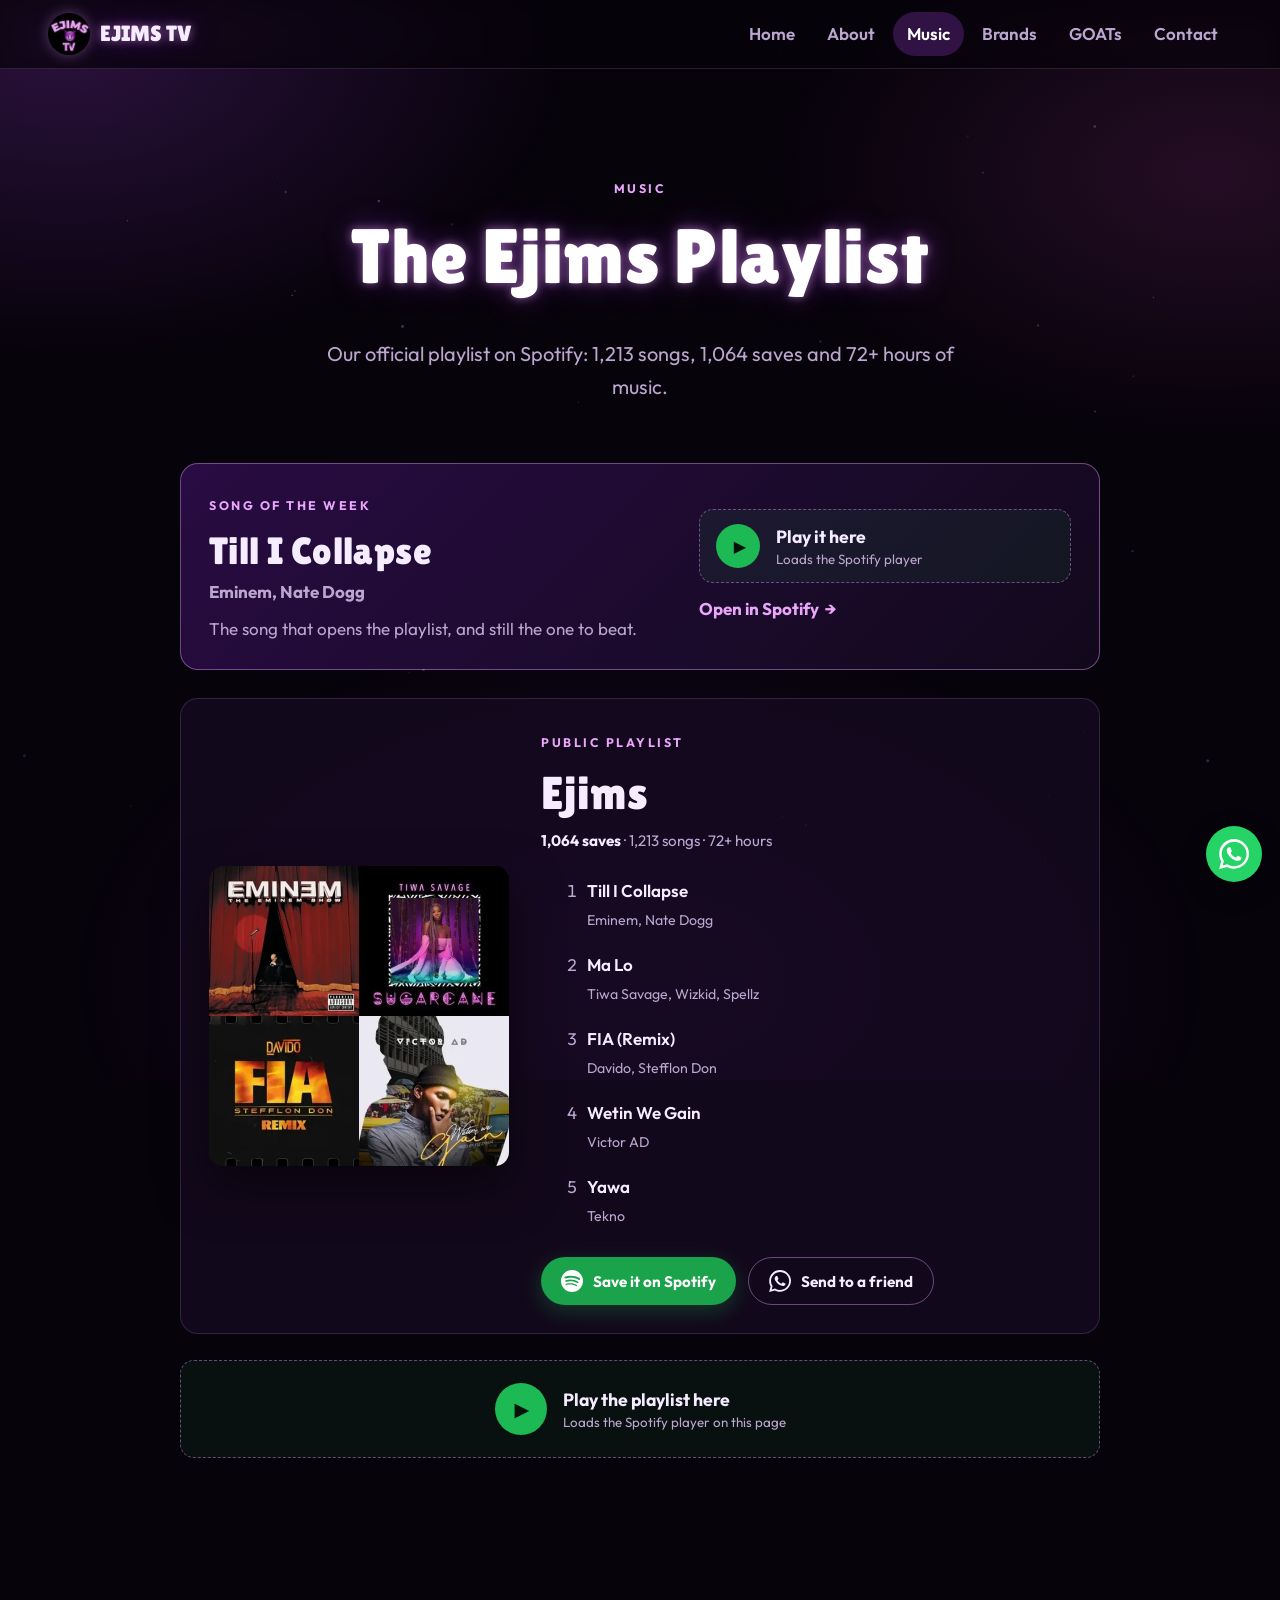
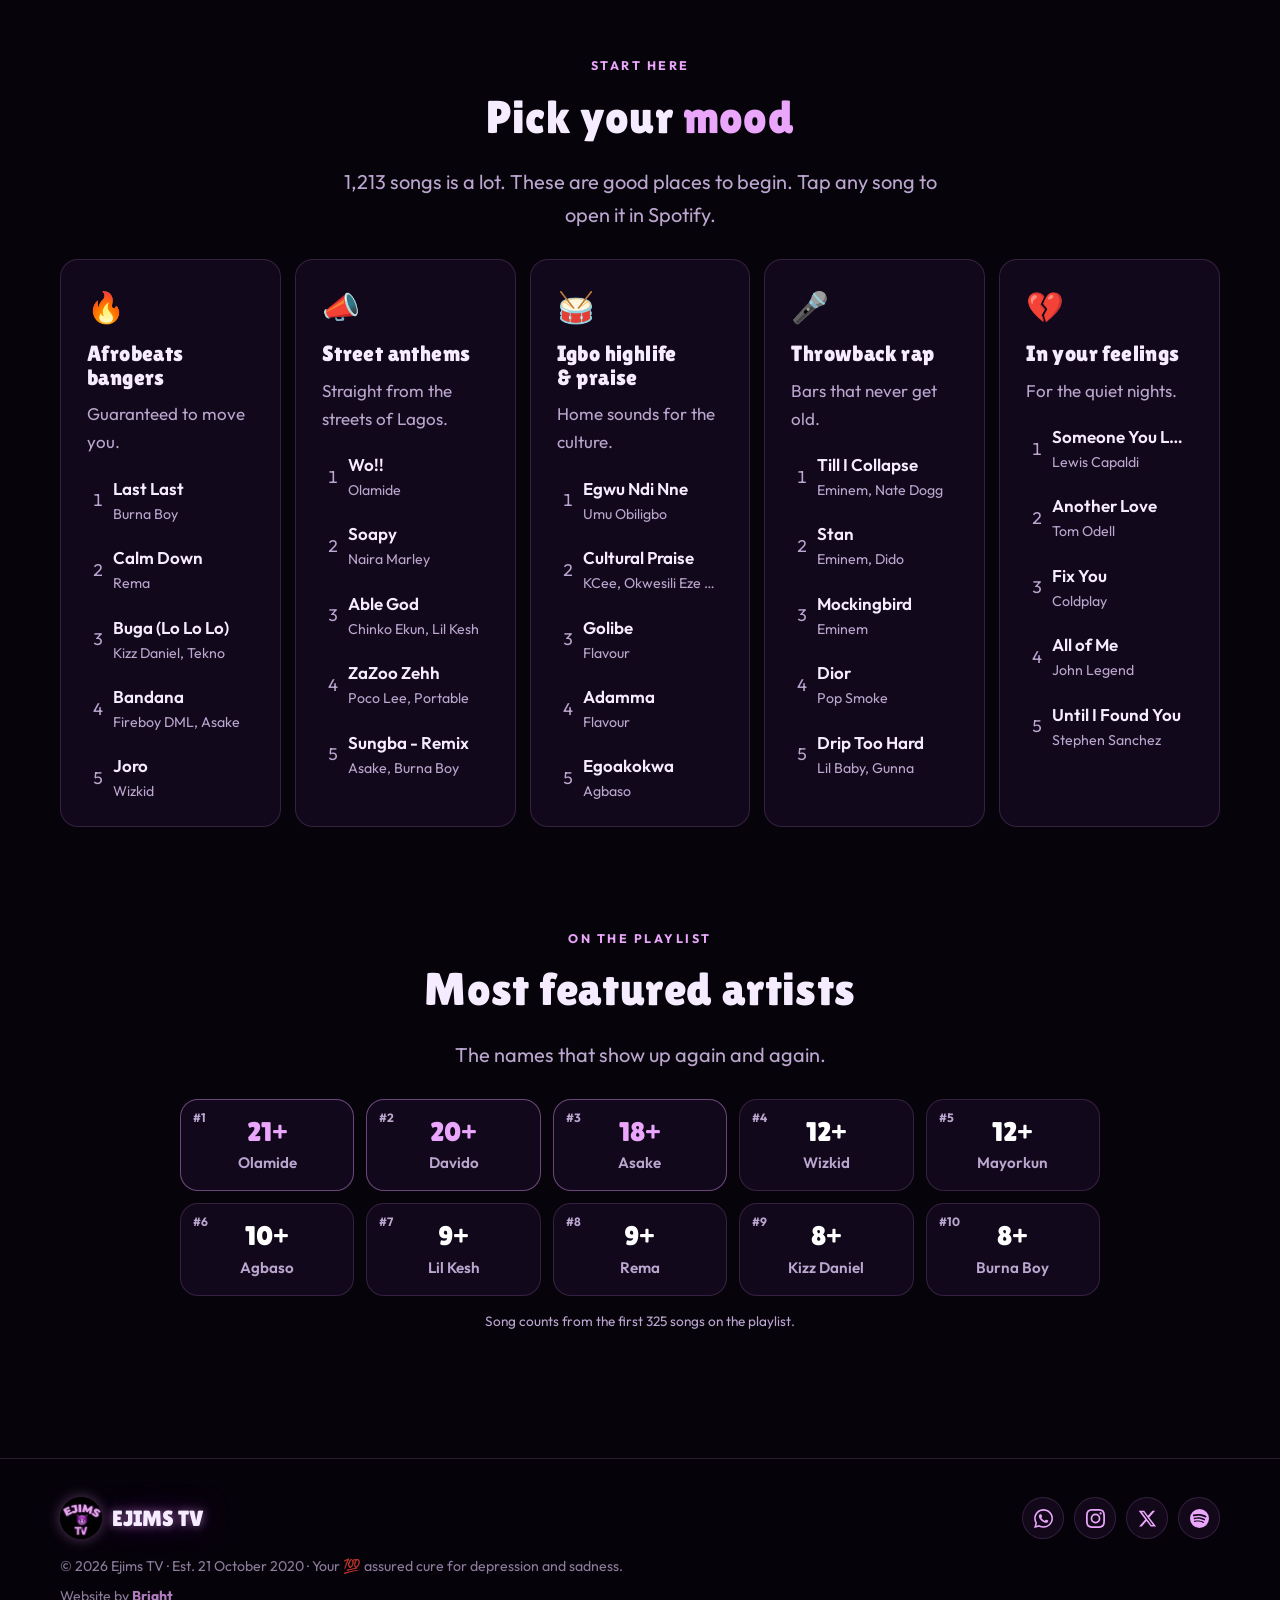
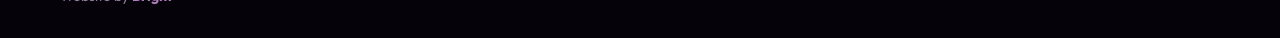
<file: music.html>
<!doctype html>
<html lang="en">
<head>
<meta charset="utf-8">
<meta name="viewport" content="width=device-width, initial-scale=1">
<title>Music · Ejims TV</title>
<meta name="description" content="Listen to the Ejims playlist on Spotify: 1,060+ saves, 1,200+ songs and 72+ hours of music.">
<meta name="theme-color" content="#07030b">
<meta name="author" content="Bright (brightedojaimoni.netlify.app)">
<!-- Website designed and built by Bright: https://brightedojaimoni.netlify.app -->
<link rel="canonical" href="https://ejims.tv/music.html">
<meta property="og:type" content="website">
<meta property="og:site_name" content="Ejims TV">
<meta property="og:url" content="https://ejims.tv/music.html">
<meta property="og:title" content="Music · Ejims TV">
<meta property="og:description" content="Listen to the Ejims playlist on Spotify: 1,060+ saves, 1,200+ songs and 72+ hours of music.">
<meta property="og:image" content="https://ejims.tv/assets/img/og-image.jpg">
<meta property="og:image:width" content="1200">
<meta property="og:image:height" content="630">
<meta property="og:image:alt" content="Ejims TV logo with the line: Your 💯 assured cure for depression and sadness">
<meta name="twitter:card" content="summary_large_image">
<meta name="twitter:site" content="@EjimsTV1">
<meta name="twitter:title" content="Music · Ejims TV">
<meta name="twitter:description" content="Listen to the Ejims playlist on Spotify: 1,060+ saves, 1,200+ songs and 72+ hours of music.">
<meta name="twitter:image" content="https://ejims.tv/assets/img/og-image.jpg">
<link rel="icon" href="assets/img/favicon.png">
<link rel="apple-touch-icon" href="assets/img/apple-touch-icon.png">
<link rel="preconnect" href="https://fonts.googleapis.com">
<link rel="preconnect" href="https://fonts.gstatic.com" crossorigin>
<link href="https://fonts.googleapis.com/css2?family=Lilita+One&family=Outfit:wght@400;600;700&display=swap" rel="stylesheet">
<link rel="stylesheet" href="assets/css/style.css">
<script>document.documentElement.classList.add("js")</script>
</head>
<body>
<a class="skip" href="#main">Skip to content</a>
<div class="bg-aurora" aria-hidden="true"></div>
<canvas id="particles" aria-hidden="true"></canvas>

<header class="nav">
  <a class="brand" href="index.html"><img src="assets/img/logo-96.webp" width="42" height="42" alt="Ejims TV logo"><span>EJIMS TV</span></a>
  <button class="burger" aria-label="Menu" aria-expanded="false"><span></span></button>
  <nav aria-label="Main"><ul>
    <li><a class="link" href="index.html">Home</a></li>
    <li><a class="link" href="about.html">About</a></li>
    <li><a class="link active" href="music.html" aria-current="page">Music</a></li>
    <li><a class="link" href="brands.html">Brands</a></li>
    <li><a class="link" href="goats.html">GOATs</a></li>
    <li><a class="link" href="contact.html">Contact</a></li>
  </ul></nav>
</header>

<main id="main">

<section class="page-head">
  <div class="wrap">
    <span class="eyebrow">Music</span>
    <h1 class="neon reveal">The Ejims Playlist</h1>
    <p class="lead reveal">Our official playlist on Spotify: <span data-num="playlistSongs">1,213</span> songs, <span data-num="playlistSaves">1,064</span> saves and <span data-num="playlistHours">72</span>+ hours of music.</p>
  </div>
</section>

<section style="padding:16px 0 0" data-sotw hidden>
  <div class="wrap">
    <div class="sotw card reveal">
      <div class="sotw-text">
        <span class="eyebrow">Song of the week</span>
        <h2 data-sotw-title>This week's pick</h2>
        <p class="sotw-artist" data-sotw-artist></p>
        <p class="sotw-note" data-sotw-note></p>
      </div>
      <div class="sotw-play">
        <div data-player data-player-height="152" data-player-title="Song of the week on Spotify">
          <button class="player-load small" type="button"><span class="play" aria-hidden="true">▶</span><span><b>Play it here</b><small>Loads the Spotify player</small></span></button>
        </div>
        <a class="more" data-sotw-link href="#" target="_blank" rel="noopener">Open in Spotify <b>→</b></a>
      </div>
    </div>
  </div>
</section>

<section style="padding-top:28px">
  <div class="wrap">
    <div class="playlist card reveal">
      <img class="cover" src="assets/img/playlist-cover.webp" alt="Ejims playlist cover with album art from Eminem, Tiwa Savage, Davido and Victor AD">
      <div>
        <span class="eyebrow">Public playlist</span>
        <h2 style="margin-bottom:.2em">Ejims</h2>
        <p class="meta"><b><span data-num="playlistSaves">1,064</span> saves</b> · <span data-num="playlistSongs">1,213</span> songs · <span data-num="playlistHours">72</span>+ hours</p>
        <ol class="tracks"><li><span><strong>Till I Collapse</strong><small>Eminem, Nate Dogg</small></span></li><li><span><strong>Ma Lo</strong><small>Tiwa Savage, Wizkid, Spellz</small></span></li><li><span><strong>FIA (Remix)</strong><small>Davido, Stefflon Don</small></span></li><li><span><strong>Wetin We Gain</strong><small>Victor AD</small></span></li><li><span><strong>Yawa</strong><small>Tekno</small></span></li></ol>
        <div class="btn-row"><a class="btn spotify" href="https://open.spotify.com/playlist/39rjvm17uGZsplxBVE3SFu" target="_blank" rel="noopener"><svg viewBox="0 0 24 24" aria-hidden="true"><path d="M12 0a12 12 0 1 0 0 24 12 12 0 0 0 0-24zm5.5 17.3a.7.7 0 0 1-1 .3c-2.8-1.7-6.4-2.1-10.6-1.2a.7.7 0 1 1-.3-1.5c4.6-1 8.5-.6 11.7 1.4.3.2.4.7.2 1zm1.5-3.3a.9.9 0 0 1-1.3.3c-3.2-2-8.1-2.6-11.9-1.4a.9.9 0 0 1-.5-1.8c4.3-1.3 9.7-.7 13.4 1.6.4.3.5.9.3 1.3zm.1-3.4C15.3 8.3 8.9 8.1 5.2 9.2a1.1 1.1 0 1 1-.6-2.1c4.3-1.3 11.3-1 15.7 1.6a1.1 1.1 0 0 1-1.2 1.9z"/></svg> Save it on Spotify</a><a class="btn ghost" href="https://wa.me/" data-share="playlist" target="_blank" rel="noopener"><svg viewBox="0 0 24 24" aria-hidden="true"><path d="M17.5 14.4c-.3-.1-1.7-.8-2-.9-.3-.1-.5-.1-.7.1-.2.3-.8.9-.9 1.1-.2.2-.3.2-.6.1-.3-.1-1.2-.5-2.3-1.4-.9-.8-1.4-1.7-1.6-2-.2-.3 0-.5.1-.6l.4-.5c.1-.2.2-.3.3-.5.1-.2 0-.4 0-.5l-.9-2.2c-.2-.6-.5-.5-.7-.5h-.6c-.2 0-.5.1-.8.4-.3.3-1 1-1 2.4s1 2.8 1.2 3c.1.2 2 3.1 4.9 4.3.7.3 1.2.5 1.7.6.7.2 1.3.2 1.8.1.6-.1 1.7-.7 1.9-1.4.2-.7.2-1.2.2-1.4-.1-.1-.3-.2-.6-.3zM12 21.8c-1.8 0-3.5-.5-5-1.4l-.4-.2-3.7 1 1-3.6-.2-.4c-1-1.6-1.5-3.4-1.5-5.2 0-5.4 4.4-9.9 9.9-9.9 2.6 0 5.1 1 7 2.9 1.9 1.9 2.9 4.4 2.9 7 0 5.4-4.5 9.8-10 9.8zm8.4-18.3C18.2 1.3 15.2 0 12 0 5.5 0 .2 5.3.2 11.9c0 2.1.5 4.1 1.6 5.9L.1 24l6.3-1.7c1.7.9 3.7 1.4 5.7 1.4 6.5 0 11.9-5.3 11.9-11.9 0-3.2-1.2-6.1-3.6-8.3z"/></svg> Send to a friend</a></div>
      </div>
    </div>
    <div class="player-wrap reveal" data-player="https://open.spotify.com/embed/playlist/39rjvm17uGZsplxBVE3SFu?theme=0" data-player-height="452" data-player-title="Ejims playlist on Spotify">
      <button class="player-load" type="button"><span class="play" aria-hidden="true">▶</span><span><b>Play the playlist here</b><small>Loads the Spotify player on this page</small></span></button>
    </div>
  </div>
</section>

<section>
  <div class="wrap">
    <div class="center reveal"><span class="eyebrow">Start here</span><h2>Pick your <span class="accent">mood</span></h2><p class="lead"><span data-num="playlistSongs">1,213</span> songs is a lot. These are good places to begin. Tap any song to open it in Spotify.</p></div>
    <div class="grid moods" style="margin-top:28px">
      <div class="card mood reveal"><span class="icon" aria-hidden="true">🔥</span><h3>Afrobeats bangers</h3><p>Guaranteed to move you.</p><ol class="tracks"><li><a href="https://open.spotify.com/track/36jqoW1uCA6EVEn0RqxfBL" target="_blank" rel="noopener"><strong>Last Last</strong><small>Burna Boy</small></a></li><li><a href="https://open.spotify.com/track/7bedoPzeQopW9whBDgCvK2" target="_blank" rel="noopener"><strong>Calm Down</strong><small>Rema</small></a></li><li><a href="https://open.spotify.com/track/4eZZofkV1OQ9GDqAgHqNpA" target="_blank" rel="noopener"><strong>Buga (Lo Lo Lo)</strong><small>Kizz Daniel, Tekno</small></a></li><li><a href="https://open.spotify.com/track/5CTQCPv51aLWpwTbqo8mEL" target="_blank" rel="noopener"><strong>Bandana</strong><small>Fireboy DML, Asake</small></a></li><li><a href="https://open.spotify.com/track/3Yt1ovsh3v3VEzRuhI1TL5" target="_blank" rel="noopener"><strong>Joro</strong><small>Wizkid</small></a></li></ol></div>
      <div class="card mood reveal"><span class="icon" aria-hidden="true">📣</span><h3>Street anthems</h3><p>Straight from the streets of Lagos.</p><ol class="tracks"><li><a href="https://open.spotify.com/track/0PdcsG2O7LVqYgeg3knbHx" target="_blank" rel="noopener"><strong>Wo!!</strong><small>Olamide</small></a></li><li><a href="https://open.spotify.com/track/67Ar5yu8mH1rOVInvnsG0U" target="_blank" rel="noopener"><strong>Soapy</strong><small>Naira Marley</small></a></li><li><a href="https://open.spotify.com/track/2T0n6U3Ef2XeZc4kdoe5Eg" target="_blank" rel="noopener"><strong>Able God</strong><small>Chinko Ekun, Lil Kesh</small></a></li><li><a href="https://open.spotify.com/track/0TQUn21NBUhoer2B0N0G5v" target="_blank" rel="noopener"><strong>ZaZoo Zehh</strong><small>Poco Lee, Portable</small></a></li><li><a href="https://open.spotify.com/track/5FtWjKVBTMklN2yCP9UhF6" target="_blank" rel="noopener"><strong>Sungba - Remix</strong><small>Asake, Burna Boy</small></a></li></ol></div>
      <div class="card mood reveal"><span class="icon" aria-hidden="true">🥁</span><h3>Igbo highlife &amp; praise</h3><p>Home sounds for the culture.</p><ol class="tracks"><li><a href="https://open.spotify.com/track/1NITAIW1d42ErUPUgWxFIu" target="_blank" rel="noopener"><strong>Egwu Ndi Nne</strong><small>Umu Obiligbo</small></a></li><li><a href="https://open.spotify.com/track/6R7QIKLmUlE5z8vS2QQRbJ" target="_blank" rel="noopener"><strong>Cultural Praise</strong><small>KCee, Okwesili Eze Group</small></a></li><li><a href="https://open.spotify.com/track/40IqscdhCUuRvaFb97oKRS" target="_blank" rel="noopener"><strong>Golibe</strong><small>Flavour</small></a></li><li><a href="https://open.spotify.com/track/0cEVWhAru5dz8kqrQsCHrm" target="_blank" rel="noopener"><strong>Adamma</strong><small>Flavour</small></a></li><li><a href="https://open.spotify.com/track/3BD50zaLjgCsQ9QHxBB3lk" target="_blank" rel="noopener"><strong>Egoakokwa</strong><small>Agbaso</small></a></li></ol></div>
      <div class="card mood reveal"><span class="icon" aria-hidden="true">🎤</span><h3>Throwback rap</h3><p>Bars that never get old.</p><ol class="tracks"><li><a href="https://open.spotify.com/track/4xkOaSrkexMciUUogZKVTS" target="_blank" rel="noopener"><strong>Till I Collapse</strong><small>Eminem, Nate Dogg</small></a></li><li><a href="https://open.spotify.com/track/3UmaczJpikHgJFyBTAJVoz" target="_blank" rel="noopener"><strong>Stan</strong><small>Eminem, Dido</small></a></li><li><a href="https://open.spotify.com/track/561jH07mF1jHuk7KlaeF0s" target="_blank" rel="noopener"><strong>Mockingbird</strong><small>Eminem</small></a></li><li><a href="https://open.spotify.com/track/79s5XnCN4TJKTVMSmOx8Ep" target="_blank" rel="noopener"><strong>Dior</strong><small>Pop Smoke</small></a></li><li><a href="https://open.spotify.com/track/78QR3Wp35dqAhFEc2qAGjE" target="_blank" rel="noopener"><strong>Drip Too Hard</strong><small>Lil Baby, Gunna</small></a></li></ol></div>
      <div class="card mood reveal"><span class="icon" aria-hidden="true">💔</span><h3>In your feelings</h3><p>For the quiet nights.</p><ol class="tracks"><li><a href="https://open.spotify.com/track/7qEHsqek33rTcFNT9PFqLf" target="_blank" rel="noopener"><strong>Someone You Loved</strong><small>Lewis Capaldi</small></a></li><li><a href="https://open.spotify.com/track/3JvKfv6T31zO0ini8iNItO" target="_blank" rel="noopener"><strong>Another Love</strong><small>Tom Odell</small></a></li><li><a href="https://open.spotify.com/track/7LVHVU3tWfcxj5aiPFEW4Q" target="_blank" rel="noopener"><strong>Fix You</strong><small>Coldplay</small></a></li><li><a href="https://open.spotify.com/track/3U4isOIWM3VvDubwSI3y7a" target="_blank" rel="noopener"><strong>All of Me</strong><small>John Legend</small></a></li><li><a href="https://open.spotify.com/track/6VhuP99TE6gYNQRJIlAWFD" target="_blank" rel="noopener"><strong>Until I Found You</strong><small>Stephen Sanchez</small></a></li></ol></div>
    </div>
  </div>
</section>

<section style="padding-top:0">
  <div class="wrap center">
    <div class="reveal"><span class="eyebrow">On the playlist</span><h2>Most featured artists</h2><p class="lead">The names that show up again and again.</p></div>
    <ol class="top-artists reveal"><li><b>21+</b><span>Olamide</span></li><li><b>20+</b><span>Davido</span></li><li><b>18+</b><span>Asake</span></li><li><b>12+</b><span>Wizkid</span></li><li><b>12+</b><span>Mayorkun</span></li><li><b>10+</b><span>Agbaso</span></li><li><b>9+</b><span>Lil Kesh</span></li><li><b>9+</b><span>Rema</span></li><li><b>8+</b><span>Kizz Daniel</span></li><li><b>8+</b><span>Burna Boy</span></li></ol>
    <p class="stats-note">Song counts from the first 325 songs on the playlist.</p>
  </div>
</section>

</main>

<footer>
  <div class="wrap">
    <div class="row">
      <a class="brand" href="index.html"><img src="assets/img/logo-96.webp" width="42" height="42" alt=""><span>EJIMS TV</span></a>
      <div class="icons">
        <a href="https://wa.me/2348050253052?text=Hi%20Ejims%20TV%21%20Please%20add%20me%20to%20the%20WhatsApp%20TV." data-wa="join" target="_blank" rel="noopener" aria-label="WhatsApp"><svg viewBox="0 0 24 24" aria-hidden="true"><path d="M17.5 14.4c-.3-.1-1.7-.8-2-.9-.3-.1-.5-.1-.7.1-.2.3-.8.9-.9 1.1-.2.2-.3.2-.6.1-.3-.1-1.2-.5-2.3-1.4-.9-.8-1.4-1.7-1.6-2-.2-.3 0-.5.1-.6l.4-.5c.1-.2.2-.3.3-.5.1-.2 0-.4 0-.5l-.9-2.2c-.2-.6-.5-.5-.7-.5h-.6c-.2 0-.5.1-.8.4-.3.3-1 1-1 2.4s1 2.8 1.2 3c.1.2 2 3.1 4.9 4.3.7.3 1.2.5 1.7.6.7.2 1.3.2 1.8.1.6-.1 1.7-.7 1.9-1.4.2-.7.2-1.2.2-1.4-.1-.1-.3-.2-.6-.3zM12 21.8c-1.8 0-3.5-.5-5-1.4l-.4-.2-3.7 1 1-3.6-.2-.4c-1-1.6-1.5-3.4-1.5-5.2 0-5.4 4.4-9.9 9.9-9.9 2.6 0 5.1 1 7 2.9 1.9 1.9 2.9 4.4 2.9 7 0 5.4-4.5 9.8-10 9.8zm8.4-18.3C18.2 1.3 15.2 0 12 0 5.5 0 .2 5.3.2 11.9c0 2.1.5 4.1 1.6 5.9L.1 24l6.3-1.7c1.7.9 3.7 1.4 5.7 1.4 6.5 0 11.9-5.3 11.9-11.9 0-3.2-1.2-6.1-3.6-8.3z"/></svg></a>
        <a href="https://www.instagram.com/ejimstv1" target="_blank" rel="noopener" aria-label="Instagram"><svg viewBox="0 0 24 24" aria-hidden="true"><path d="M12 2.2c3.2 0 3.6 0 4.8.1 3.3.1 4.8 1.7 4.9 4.9.1 1.3.1 1.6.1 4.8s0 3.6-.1 4.8c-.1 3.2-1.7 4.8-4.9 4.9-1.3.1-1.6.1-4.8.1s-3.6 0-4.8-.1c-3.3-.1-4.8-1.7-4.9-4.9C2.2 15.6 2.2 15.2 2.2 12s0-3.6.1-4.8C2.4 3.9 3.9 2.4 7.2 2.3 8.4 2.2 8.8 2.2 12 2.2zM12 0C8.7 0 8.3 0 7.1.1 2.7.3.3 2.7.1 7.1 0 8.3 0 8.7 0 12s0 3.7.1 4.9c.2 4.4 2.6 6.8 7 7 1.2.1 1.6.1 4.9.1s3.7 0 4.9-.1c4.4-.2 6.8-2.6 7-7 .1-1.2.1-1.6.1-4.9s0-3.7-.1-4.9c-.2-4.4-2.6-6.8-7-7C15.7 0 15.3 0 12 0zm0 5.8a6.2 6.2 0 1 0 0 12.4 6.2 6.2 0 0 0 0-12.4zM12 16a4 4 0 1 1 0-8 4 4 0 0 1 0 8zm6.4-11.8a1.4 1.4 0 1 0 0 2.9 1.4 1.4 0 0 0 0-2.9z"/></svg></a>
        <a href="https://x.com/EjimsTV1" target="_blank" rel="noopener" aria-label="X (Twitter)"><svg viewBox="0 0 24 24" aria-hidden="true"><path d="M18.2 2.2h3.4l-7.4 8.5 8.7 11.5h-6.8l-5.3-7-6.1 7H1.3l7.9-9L.8 2.2h7l4.8 6.4 5.6-6.4zm-1.2 18h1.9L7 4.1H5L17 20.2z"/></svg></a>
        <a href="https://open.spotify.com/playlist/39rjvm17uGZsplxBVE3SFu" target="_blank" rel="noopener" aria-label="Spotify playlist"><svg viewBox="0 0 24 24" aria-hidden="true"><path d="M12 0a12 12 0 1 0 0 24 12 12 0 0 0 0-24zm5.5 17.3a.7.7 0 0 1-1 .3c-2.8-1.7-6.4-2.1-10.6-1.2a.7.7 0 1 1-.3-1.5c4.6-1 8.5-.6 11.7 1.4.3.2.4.7.2 1zm1.5-3.3a.9.9 0 0 1-1.3.3c-3.2-2-8.1-2.6-11.9-1.4a.9.9 0 0 1-.5-1.8c4.3-1.3 9.7-.7 13.4 1.6.4.3.5.9.3 1.3zm.1-3.4C15.3 8.3 8.9 8.1 5.2 9.2a1.1 1.1 0 1 1-.6-2.1c4.3-1.3 11.3-1 15.7 1.6a1.1 1.1 0 0 1-1.2 1.9z"/></svg></a>
      </div>
    </div>
    <small>© <span data-year>2026</span> Ejims TV · Est. 21 October 2020 · Your 💯 assured cure for depression and sadness.</small>
    <small class="credit">Website by <a href="https://brightedojaimoni.netlify.app" target="_blank" rel="noopener author">Bright</a></small>
  </div>
</footer>

<a class="wa-float" href="https://wa.me/2348050253052?text=Hi%20Ejims%20TV%21%20Please%20add%20me%20to%20the%20WhatsApp%20TV." data-wa="join" target="_blank" rel="noopener" aria-label="Chat with Ejims TV on WhatsApp"><svg viewBox="0 0 24 24" aria-hidden="true"><path d="M17.5 14.4c-.3-.1-1.7-.8-2-.9-.3-.1-.5-.1-.7.1-.2.3-.8.9-.9 1.1-.2.2-.3.2-.6.1-.3-.1-1.2-.5-2.3-1.4-.9-.8-1.4-1.7-1.6-2-.2-.3 0-.5.1-.6l.4-.5c.1-.2.2-.3.3-.5.1-.2 0-.4 0-.5l-.9-2.2c-.2-.6-.5-.5-.7-.5h-.6c-.2 0-.5.1-.8.4-.3.3-1 1-1 2.4s1 2.8 1.2 3c.1.2 2 3.1 4.9 4.3.7.3 1.2.5 1.7.6.7.2 1.3.2 1.8.1.6-.1 1.7-.7 1.9-1.4.2-.7.2-1.2.2-1.4-.1-.1-.3-.2-.6-.3zM12 21.8c-1.8 0-3.5-.5-5-1.4l-.4-.2-3.7 1 1-3.6-.2-.4c-1-1.6-1.5-3.4-1.5-5.2 0-5.4 4.4-9.9 9.9-9.9 2.6 0 5.1 1 7 2.9 1.9 1.9 2.9 4.4 2.9 7 0 5.4-4.5 9.8-10 9.8zm8.4-18.3C18.2 1.3 15.2 0 12 0 5.5 0 .2 5.3.2 11.9c0 2.1.5 4.1 1.6 5.9L.1 24l6.3-1.7c1.7.9 3.7 1.4 5.7 1.4 6.5 0 11.9-5.3 11.9-11.9 0-3.2-1.2-6.1-3.6-8.3z"/></svg></a>
<button class="to-top" aria-label="Back to top">↑</button>
<script src="assets/js/config.js" defer></script>
<script src="assets/js/main.js" defer></script>
</body>
</html>
</file>
<file: assets/css/style.css>
/* Ejims TV — neon night theme pulled from the logo, kept calm enough for brands */
:root {
  --bg: #07030b;
  --card: rgba(22, 11, 33, 0.78);
  --card-solid: #140a1f;
  --line: rgba(232, 160, 255, 0.16);
  --line-strong: rgba(232, 160, 255, 0.42);
  --pink: #eaa6fb;
  --purple: #9b3fd6;
  --violet: #6a1fb0;
  --hot: #d94fc4;
  --text: #f6ecff;
  --muted: #bba6cf;
  --wa: #25d366;
  --radius: 18px;
  --glow: 0 0 10px rgba(234, 166, 251, .55), 0 0 30px rgba(155, 63, 214, .45);
  --font-display: "Lilita One", "Arial Rounded MT Bold", system-ui, sans-serif;
  --font-body: "Outfit", system-ui, -apple-system, Segoe UI, sans-serif;
  --ease: cubic-bezier(.2, .8, .2, 1);
  color-scheme: dark;
}

*, *::before, *::after { box-sizing: border-box; }
html { scroll-behavior: smooth; -webkit-text-size-adjust: 100%; }
body {
  margin: 0; background: var(--bg); color: var(--text);
  font-family: var(--font-body); font-size: 17px; line-height: 1.65;
  overflow-x: hidden; min-height: 100vh;
}
img { max-width: 100%; height: auto; display: block; }
[hidden] { display: none !important; }
a { color: var(--pink); }
h1, h2, h3 { font-family: var(--font-display); font-weight: 400; line-height: 1.1; margin: 0 0 .5em; letter-spacing: .4px; text-wrap: balance; }
h1 { font-size: clamp(2.6rem, 7vw, 4.8rem); }
h2 { font-size: clamp(1.9rem, 4.5vw, 2.9rem); }
h3 { font-size: 1.35rem; }
p { margin: 0 0 1em; }

/* ---------- Background ---------- */
.bg-aurora {
  position: fixed; inset: -20%; z-index: -3; pointer-events: none;
  background:
    radial-gradient(40% 35% at 18% 18%, rgba(155, 63, 214, .24), transparent 70%),
    radial-gradient(35% 30% at 82% 28%, rgba(217, 79, 196, .14), transparent 70%),
    radial-gradient(45% 40% at 50% 92%, rgba(106, 31, 176, .22), transparent 70%);
  animation: aurora 40s ease-in-out infinite alternate;
}
@keyframes aurora { to { transform: translate3d(3%, -2%, 0) scale(1.06); } }
#particles { position: fixed; inset: 0; z-index: -2; pointer-events: none; }

/* ---------- Page fade ---------- */
body { animation: page-in .5s var(--ease) both; }
@keyframes page-in { from { opacity: 0; } }

/* ---------- Nav ---------- */
.nav {
  position: sticky; top: 0; z-index: 50;
  display: flex; align-items: center; justify-content: space-between; gap: 16px;
  padding: 12px clamp(16px, 4vw, 48px);
  background: rgba(7, 3, 11, .78);
  backdrop-filter: blur(14px); -webkit-backdrop-filter: blur(14px);
  border-bottom: 1px solid var(--line);
}
.brand { display: flex; align-items: center; gap: 10px; text-decoration: none; color: var(--text); }
.brand img { width: 42px; height: 42px; border-radius: 50%; box-shadow: 0 0 14px rgba(234,166,251,.35); }
.brand span { font-family: var(--font-display); font-size: 1.35rem; text-shadow: var(--glow); }
.nav ul { list-style: none; display: flex; gap: 4px; margin: 0; padding: 0; }
.nav a.link {
  display: block; padding: 8px 14px; border-radius: 999px;
  color: var(--muted); text-decoration: none; font-weight: 600; transition: color .2s, background .2s;
}
.nav a.link:hover { color: #fff; }
.nav a.link.active { color: #fff; background: rgba(155,63,214,.28); }
.burger { display: none; background: none; border: 0; width: 44px; height: 44px; cursor: pointer; position: relative; }
.burger span, .burger span::before, .burger span::after {
  position: absolute; left: 10px; width: 24px; height: 2px; border-radius: 2px; background: var(--pink);
  transition: transform .3s, background .3s; content: "";
}
.burger span { top: 21px; }
.burger span::before { top: -8px; left: 0; }
.burger span::after { top: 8px; left: 0; }
.nav.open .burger span { background: transparent; }
.nav.open .burger span::before { transform: translateY(8px) rotate(45deg); }
.nav.open .burger span::after { transform: translateY(-8px) rotate(-45deg); }
@media (max-width: 860px) {
  .burger { display: block; order: 3; margin-right: -8px; }
  .nav > nav { order: 2; }
  .nav ul {
    position: fixed; inset: 67px 0 auto 0; flex-direction: column; gap: 2px;
    padding: 12px 16px 18px; background: rgba(10, 4, 16, .98); border-bottom: 1px solid var(--line);
    transform: translateY(-110%); transition: transform .35s var(--ease); visibility: hidden;
  }
  .nav.open ul { transform: none; visibility: visible; }
  .nav a.link { font-size: 1.1rem; padding: 12px 16px; }
}

/* ---------- Layout ---------- */
main { position: relative; overflow-x: clip; }
.wrap { width: min(1160px, 100% - 32px); margin-inline: auto; }
section { padding: clamp(52px, 8vw, 96px) 0; }
.eyebrow {
  display: inline-block; font-weight: 700; font-size: .78rem; letter-spacing: 2.5px; text-transform: uppercase;
  color: var(--pink); margin-bottom: 14px;
}
.lead { font-size: clamp(1.08rem, 2.1vw, 1.25rem); color: var(--muted); max-width: 640px; }
.center { text-align: center; }
.center .lead { margin-inline: auto; }
.neon { color: #fff; text-shadow: var(--glow); }
.accent { color: var(--pink); }

/* ---------- Buttons ---------- */
.btn {
  display: inline-flex; align-items: center; justify-content: center; gap: 10px;
  padding: 14px 26px; border-radius: 999px; border: 0; cursor: pointer;
  font: 700 1rem var(--font-body); color: #fff; text-decoration: none;
  background: linear-gradient(135deg, var(--violet), var(--purple));
  box-shadow: 0 6px 22px rgba(155,63,214,.35);
  transition: transform .2s var(--ease), box-shadow .2s, background .2s;
}
.btn:hover { transform: translateY(-2px); box-shadow: 0 10px 30px rgba(155,63,214,.5); }
.btn:active { transform: none; }
.btn.wa { background: #1fb457; box-shadow: 0 6px 22px rgba(37,211,102,.28); }
.btn.wa:hover { background: #22c35f; box-shadow: 0 10px 30px rgba(37,211,102,.4); }
.btn.spotify { background: #1aa34a; box-shadow: 0 6px 22px rgba(29,185,84,.28); }
.btn.ghost { background: transparent; border: 1.5px solid var(--line-strong); box-shadow: none; color: var(--text); }
.btn.ghost:hover { border-color: var(--pink); background: rgba(234,166,251,.06); }
.btn.big { padding: 17px 32px; font-size: 1.1rem; }
.btn svg { width: 22px; height: 22px; flex: none; fill: currentColor; }
.btn-row { display: flex; flex-wrap: wrap; gap: 12px; }
.center .btn-row { justify-content: center; }

/* ---------- Hero ---------- */
.hero { padding: clamp(48px, 9vw, 110px) 0 clamp(48px, 7vw, 90px); }
.hero-grid { display: grid; grid-template-columns: 1.15fr .85fr; gap: 48px; align-items: center; }
.hero h1 { margin-bottom: .2em; font-size: clamp(3rem, 8vw, 5.6rem); }
.hero .tagline { font-family: var(--font-display); font-size: clamp(1.45rem, 3.2vw, 2.1rem); line-height: 1.25; color: var(--pink); margin-bottom: .7em; max-width: 560px; }
.logo-stage { position: relative; aspect-ratio: 1; width: min(400px, 100%); max-width: 100%; margin-inline: auto; display: grid; place-items: center; }
.logo-stage .ring { position: absolute; inset: 0; border-radius: 50%; border: 1px solid rgba(234,166,251,.28); animation: spin 60s linear infinite; }
.logo-stage .ring::after { content: ""; position: absolute; top: -4px; left: 50%; width: 8px; height: 8px; margin-left: -4px; border-radius: 50%; background: var(--pink); box-shadow: 0 0 12px var(--pink); }
.logo-stage img.logo { width: 80%; border-radius: 50%; box-shadow: 0 0 50px rgba(234,166,251,.3), 0 0 120px rgba(155,63,214,.35); animation: float 8s ease-in-out infinite; }
@keyframes spin { to { transform: rotate(360deg); } }
@keyframes float { 0%,100% { transform: translateY(0); } 50% { transform: translateY(-10px); } }
@media (max-width: 860px) {
  .hero-grid { grid-template-columns: 1fr; text-align: center; gap: 28px; }
  .hero .btn-row { justify-content: center; }
  .hero .lead, .hero .tagline { margin-inline: auto; }
  .logo-stage { width: min(280px, 76%); order: -1; }
}

/* ---------- Marquee (one, calm) ---------- */
.marquee { overflow: hidden; border-block: 1px solid var(--line); background: rgba(106,31,176,.14); }
.marquee .track { display: flex; width: max-content; animation: marquee 60s linear infinite; }
.marquee span { font-family: var(--font-display); font-size: clamp(1.05rem, 2.2vw, 1.4rem); padding: 14px 28px; white-space: nowrap; color: var(--muted); }
.marquee span:nth-child(odd) { color: var(--text); }
@keyframes marquee { to { transform: translateX(-50%); } }

/* ---------- Cards ---------- */
.grid { display: grid; gap: 20px; grid-template-columns: repeat(auto-fit, minmax(240px, 1fr)); }
.card {
  position: relative; padding: 26px; border-radius: var(--radius);
  background: var(--card); border: 1px solid var(--line);
  transition: transform .3s var(--ease), border-color .3s, box-shadow .3s;
}
.card:hover { border-color: var(--line-strong); }
a.card { text-decoration: none; color: inherit; display: block; }
a.card:hover, .lift:hover { transform: translateY(-4px); box-shadow: 0 16px 40px rgba(60,16,100,.35); }
.card .icon { font-size: 1.9rem; margin-bottom: 10px; display: block; }
.card p { color: var(--muted); }
.card .more { color: var(--pink); font-weight: 700; display: inline-flex; gap: 6px; align-items: center; }
.card .more b { transition: transform .25s var(--ease); }
a.card:hover .more b { transform: translateX(4px); }

/* ---------- Stats ---------- */
.stats { display: grid; grid-template-columns: repeat(auto-fit, minmax(170px, 1fr)); gap: 16px; }
.stat { text-align: center; padding: 22px 14px; border-radius: var(--radius); background: var(--card); border: 1px solid var(--line); }
.stat b { display: block; font-family: var(--font-display); font-weight: 400; font-size: clamp(2.1rem, 4.5vw, 2.9rem); color: #fff; line-height: 1.15; font-variant-numeric: tabular-nums; }
.stat span { color: var(--muted); font-weight: 600; font-size: .95rem; }

/* ---------- Page header ---------- */
.page-head { padding: clamp(56px, 9vw, 104px) 0 24px; text-align: center; }
.page-head .lead { margin-inline: auto; }

/* ---------- Reveal (content is visible by default; JS opts in) ---------- */
.js .reveal { opacity: 0; transform: translateY(24px); transition: opacity .7s ease, transform .7s var(--ease); }
.js .reveal.in { opacity: 1; transform: none; }

/* ---------- About ---------- */
.about-grid { display: grid; grid-template-columns: .8fr 1.2fr; gap: 50px; align-items: center; }
.about-grid .photo img { border-radius: 50%; width: min(360px, 100%); margin-inline: auto; box-shadow: 0 0 70px rgba(155,63,214,.4); }
@media (max-width: 860px) { .about-grid { grid-template-columns: 1fr; text-align: center; } .about-grid .btn-row { justify-content: center; } }
.timeline { position: relative; max-width: 780px; margin: 36px auto 0; padding-left: 34px; display: grid; gap: 18px; }
.timeline::before { content: ""; position: absolute; left: 9px; top: 8px; bottom: 8px; width: 2px; background: linear-gradient(var(--pink), var(--purple), transparent); }
.tl-item::before { content: ""; position: absolute; left: -31px; top: 30px; width: 12px; height: 12px; border-radius: 50%; background: var(--pink); box-shadow: 0 0 0 4px rgba(234,166,251,.18); }
.tl-item .date { font-weight: 700; color: var(--pink); letter-spacing: 1.5px; text-transform: uppercase; font-size: .8rem; }

/* ---------- Music ---------- */
.playlist { display: grid; grid-template-columns: 300px 1fr; gap: 32px; align-items: center; max-width: 920px; margin: 0 auto; padding: 28px; }
.playlist .cover { width: 100%; aspect-ratio: 1; border-radius: 14px; object-fit: cover; box-shadow: 0 20px 50px rgba(0,0,0,.5); }
.playlist .meta { color: var(--muted); font-size: .95rem; margin-bottom: 16px; }
.playlist .meta b { color: var(--text); }
.tracks { list-style: none; margin: 0 0 20px; padding: 0; display: grid; gap: 2px; counter-reset: t; }
.tracks li { display: grid; grid-template-columns: 26px 1fr; gap: 10px; padding: 8px 10px; border-radius: 10px; counter-increment: t; transition: background .2s; }
.tracks li::before { content: counter(t); color: var(--muted); font-variant-numeric: tabular-nums; text-align: right; }
.tracks li:hover { background: rgba(155,63,214,.16); }
.tracks strong { display: block; font-weight: 600; }
.tracks small { color: var(--muted); }
@media (max-width: 760px) { .playlist { grid-template-columns: 1fr; padding: 20px; } .playlist .cover { max-width: 280px; margin-inline: auto; } }
.player-wrap { max-width: 920px; margin: 26px auto 0; }
.player-wrap iframe, [data-player] iframe { width: 100%; border: 0; border-radius: 14px; background: #121212; display: block; }
.artists { display: flex; flex-wrap: wrap; gap: 10px; justify-content: center; margin-top: 18px; }
.chip { padding: 8px 16px; border-radius: 999px; border: 1px solid var(--line); background: var(--card); font-weight: 600; font-size: .95rem; }

/* ---------- Brands ---------- */
.brand-card { text-align: center; min-height: 230px; display: flex; flex-direction: column; align-items: center; justify-content: center; }
.brand-card .placeholder-logo { width: 84px; height: 84px; border-radius: 22px; display: grid; place-items: center; font-size: 2.1rem; margin-bottom: 14px; background: rgba(155,63,214,.18); border: 1px solid var(--line); }
.brand-card.ad-slot { border-style: dashed; }
.perks { display: grid; grid-template-columns: repeat(auto-fit, minmax(220px, 1fr)); gap: 18px; }

/* ---------- GOATs ---------- */
.goat-switch { display: flex; justify-content: center; gap: 10px; flex-wrap: wrap; margin-top: 26px; }
.profile { display: grid; grid-template-columns: 380px 1fr; gap: 40px; align-items: center; }
.profile.curry { grid-template-columns: 1fr 340px; }
.profile.curry .portrait { order: 2; }
.portrait { position: relative; aspect-ratio: 4 / 5; max-width: 100%; border-radius: 22px; overflow: hidden; border: 1px solid var(--line-strong);
  background: radial-gradient(120% 80% at 50% 0%, #3a1660, #12071c 70%); }
.portrait img { position: absolute; inset: 0; width: 100%; height: 100%; object-fit: cover; object-position: center 20%; }
.portrait .mono { position: absolute; inset: 0; display: grid; place-items: center; font-family: var(--font-display); font-size: 7rem; color: rgba(234,166,251,.18); }
.portrait .tag { position: absolute; left: 14px; bottom: 14px; z-index: 2; padding: 6px 14px; border-radius: 999px; background: rgba(7,3,11,.8); border: 1px solid var(--line-strong); font-weight: 700; font-size: .9rem; }
.facts { display: grid; grid-template-columns: repeat(auto-fit, minmax(150px, 1fr)); gap: 10px; margin: 18px 0 0; padding: 0; list-style: none; }
.facts li { padding: 10px 14px; border-radius: 12px; background: rgba(155,63,214,.1); border: 1px solid var(--line); font-size: .92rem; color: var(--muted); }
.facts b { display: block; color: var(--text); font-size: 1rem; }
@media (max-width: 900px) {
  .profile, .profile.curry { grid-template-columns: 1fr; }
  .profile.curry .portrait { order: 0; }
  .portrait { width: min(360px, 100%); margin-inline: auto; }
}
.dr { font-size: clamp(3rem, 10vw, 6.4rem); }
.filters { display: flex; flex-wrap: wrap; justify-content: center; gap: 8px; margin: 0 0 30px; }
.filters button {
  font: 600 .92rem var(--font-body); color: var(--muted); padding: 9px 16px; border-radius: 999px; cursor: pointer;
  background: var(--card); border: 1px solid var(--line); transition: color .2s, background .2s, border-color .2s;
}
.filters button:hover { color: #fff; border-color: var(--line-strong); }
.filters button.on { color: #fff; background: var(--purple); border-color: transparent; }
.achievements { display: grid; gap: 22px; grid-template-columns: repeat(auto-fill, minmax(290px, 1fr)); }
.ach { padding: 0; overflow: hidden; display: flex; flex-direction: column; }
.ach.hide { display: none; }
.ach figure { margin: 0; position: relative; aspect-ratio: 16 / 10; overflow: hidden;
  background: linear-gradient(135deg, #2c1046, #12071c); }
.ach figure .ph { position: absolute; inset: 0; display: grid; place-items: center; font-size: 3rem; opacity: .55; }
.ach figure img { position: absolute; inset: 0; width: 100%; height: 100%; object-fit: cover; object-position: center 25%; transition: transform .6s var(--ease); }
.ach:hover figure img { transform: scale(1.04); }
.ach .year { position: absolute; top: 12px; left: 12px; z-index: 2; font-weight: 700; font-size: .85rem; padding: 4px 12px; border-radius: 999px; background: rgba(7,3,11,.82); border: 1px solid var(--line-strong); color: #fff; font-variant-numeric: tabular-nums; }
.ach .body { padding: 20px 22px 22px; }
.ach .body p { margin: 0; }
.photo-note { margin-top: 36px; text-align: center; font-size: .8rem; color: var(--muted); opacity: .7; }

/* ---------- Contact ---------- */
.socials { display: grid; grid-template-columns: repeat(auto-fit, minmax(230px, 1fr)); gap: 20px; }
.social { text-align: center; padding: 32px 22px; }
.social .s-icon { width: 68px; height: 68px; margin: 0 auto 14px; border-radius: 20px; display: grid; place-items: center; }
.social .s-icon svg { width: 34px; height: 34px; fill: #fff; }
.social.ig .s-icon { background: radial-gradient(circle at 30% 107%, #fdf497 0%, #fd5949 45%, #d6249f 60%, #285AEB 90%); }
.social.x .s-icon { background: #000; border: 1px solid #444; }
.social.wa .s-icon { background: var(--wa); }
.social.sp .s-icon { background: #1db954; }
.social .handle { color: var(--pink); font-weight: 700; }
form.wa-form { display: grid; gap: 16px; max-width: 620px; margin: 0 auto; }
.field label { display: block; font-weight: 700; margin-bottom: 6px; }
.field input, .field textarea {
  width: 100%; padding: 13px 15px; border-radius: 12px; border: 1px solid var(--line);
  background: rgba(10,4,16,.85); color: var(--text); font: 1rem var(--font-body); transition: border-color .2s, box-shadow .2s;
}
.field input:focus, .field textarea:focus { outline: none; border-color: var(--pink); box-shadow: 0 0 0 3px rgba(234,166,251,.15); }
.toggle-group { display: flex; gap: 10px; flex-wrap: wrap; }
.toggle-group label { flex: 1 1 140px; cursor: pointer; position: relative; }
.toggle-group input { position: absolute; opacity: 0; pointer-events: none; }
.toggle-group span { display: block; text-align: center; padding: 11px; border-radius: 12px; border: 1px solid var(--line); background: var(--card); font-weight: 700; transition: background .2s, border-color .2s; }
.toggle-group input:checked + span { background: var(--purple); border-color: transparent; }
.toggle-group input:focus-visible + span { outline: 2px solid var(--pink); }
.form-note { font-size: .9rem; color: var(--muted); margin: 0; }

/* ---------- CTA band ---------- */
.cta-band { text-align: center; padding: clamp(40px, 7vw, 64px) 24px; border-radius: 26px; border: 1px solid var(--line-strong);
  background: linear-gradient(135deg, rgba(106,31,176,.42), rgba(217,79,196,.16)); }

/* ---------- Footer ---------- */
footer { border-top: 1px solid var(--line); padding: 38px 0 30px; margin-top: 30px; color: var(--muted); background: rgba(7,3,11,.8); }
footer .row { display: flex; flex-wrap: wrap; gap: 20px; justify-content: space-between; align-items: center; }
footer .icons { display: flex; gap: 10px; }
footer .icons a { width: 42px; height: 42px; border-radius: 50%; display: grid; place-items: center; background: var(--card); border: 1px solid var(--line); transition: background .2s, border-color .2s; }
footer .icons a:hover { background: rgba(155,63,214,.3); border-color: var(--line-strong); }
footer .icons svg { width: 19px; height: 19px; fill: var(--pink); }
footer small { display: block; margin-top: 16px; opacity: .75; }

.wa-float {
  position: fixed; right: max(18px, env(safe-area-inset-right, 0px)); bottom: calc(18px + env(safe-area-inset-bottom, 0px)); z-index: 60;
  width: 56px; height: 56px; border-radius: 50%; display: grid; place-items: center;
  background: var(--wa); box-shadow: 0 8px 24px rgba(0,0,0,.4); transition: transform .2s var(--ease);
}
.wa-float:hover { transform: scale(1.06); }
.wa-float svg { width: 30px; height: 30px; fill: #fff; }
.to-top { position: fixed; left: max(18px, env(safe-area-inset-left, 0px)); bottom: calc(18px + env(safe-area-inset-bottom, 0px)); z-index: 60; width: 44px; height: 44px; border-radius: 50%; border: 1px solid var(--line);
  background: var(--card-solid); color: var(--pink); font-size: 1.2rem; cursor: pointer; opacity: 0; pointer-events: none; transition: opacity .3s; }
.to-top.show { opacity: 1; pointer-events: auto; }

.skip { position: absolute; left: -999px; top: 10px; z-index: 200; background: #fff; color: #000; padding: 8px 12px; border-radius: 8px; }
.skip:focus { left: 10px; }
:focus-visible { outline: 2px solid var(--pink); outline-offset: 3px; }

@media (prefers-reduced-motion: reduce) {
  *, *::before, *::after { animation: none !important; transition-duration: .01ms !important; scroll-behavior: auto !important; }
  .js .reveal { opacity: 1; transform: none; }
}

/* ---------- Partner brands ---------- */
.partners { display: grid; gap: 22px; grid-template-columns: repeat(auto-fill, minmax(280px, 1fr)); }
.partner { padding: 0; overflow: hidden; display: flex; flex-direction: column; }
.partner-media { display: block; aspect-ratio: 16 / 10; overflow: hidden; border-bottom: 1px solid var(--line); }
.partner-media img { width: 100%; height: 100%; object-position: center top; transition: transform .6s var(--ease); }
.partner:hover .partner-media img { transform: scale(1.03); }
.partner-body { padding: 20px 22px 24px; display: flex; flex-direction: column; flex: 1; }
.partner-body .eyebrow { margin-bottom: 6px; font-size: .72rem; }
.partner-body h3 { margin-bottom: .25em; }
.partner-body .slogan { color: var(--pink); font-weight: 600; margin-bottom: .6em; }
.partner-body p { color: var(--muted); }
.partner-body p:not(.slogan) { flex: 1; }
.partner-body .btn { align-self: flex-start; padding: 11px 20px; font-size: .95rem; }
.partners .ad-slot { min-height: 100%; }

/* ---------- Official number strip ---------- */
.official-wrap { padding: 0 0 clamp(40px, 6vw, 64px); }
.official {
  display: flex; flex-wrap: wrap; align-items: center; justify-content: space-between; gap: 22px 32px;
  padding: clamp(22px, 4vw, 34px); border-radius: 22px;
  background: linear-gradient(135deg, rgba(37,211,102,.12), rgba(106,31,176,.22));
  border: 1px solid rgba(37,211,102,.35);
}
.official-text { min-width: 0; flex: 1 1 320px; }
.official .eyebrow { color: #6fe39b; margin-bottom: 6px; }
.official-num { font-family: var(--font-display); font-size: clamp(2rem, 6vw, 3.2rem); line-height: 1.1; margin: 0 0 8px; color: #fff; font-variant-numeric: tabular-nums; user-select: all; }
.official-note { color: var(--muted); margin: 0; max-width: 520px; }
@media (max-width: 600px) { .official { text-align: center; justify-content: center; } .official .btn-row { justify-content: center; } }
footer small.credit { margin-top: 6px; }
footer .credit a { color: var(--pink); font-weight: 700; text-decoration: none; border-bottom: 1px solid transparent; transition: border-color .2s; }
footer .credit a:hover { border-color: var(--pink); }

/* ---------- Honours list (achievements without a photo) ---------- */
.honours-title { text-align: center; margin: 48px 0 20px; font-size: 1.6rem; }
.honours { display: grid; gap: 14px; grid-template-columns: repeat(auto-fill, minmax(320px, 1fr)); }
.honour { display: flex; gap: 16px; align-items: flex-start; padding: 18px 20px; border-radius: var(--radius); background: var(--card); border: 1px solid var(--line); transition: border-color .3s; }
.honour:hover { border-color: var(--line-strong); }
.honour.hide { display: none; }
.honour .h-badge { flex: none; width: 46px; height: 46px; border-radius: 14px; display: grid; place-items: center; font-size: 1.4rem; background: rgba(155,63,214,.18); border: 1px solid var(--line); }
.honour > div { min-width: 0; }
.honour .h-year { font-weight: 700; font-size: .8rem; letter-spacing: 1px; color: var(--pink); font-variant-numeric: tabular-nums; }
.honour h3 { font-size: 1.15rem; margin: 2px 0 4px; }
.honour p { color: var(--muted); margin: 0; font-size: .95rem; }
@media (max-width: 400px) { .honours { grid-template-columns: 1fr; } }
.partner-media .initials { width: 100%; height: 100%; display: grid; place-items: center; font-family: var(--font-display); font-size: clamp(3.5rem, 9vw, 5rem); color: #fff; text-shadow: 0 4px 20px rgba(0,0,0,.3); }
.partner-actions { display: flex; flex-wrap: wrap; gap: 10px; }
.partner-actions .btn { padding: 11px 20px; font-size: .95rem; }

/* ---------- Days without banting Ronaldo ---------- */
.streak { position: relative; overflow: hidden; border-radius: 24px; background: var(--card); border: 1px solid var(--line-strong); box-shadow: 0 20px 60px rgba(40,10,70,.35); }
.streak-stripe { height: 12px; background: repeating-linear-gradient(135deg, var(--pink) 0 16px, #1a0b26 16px 32px); opacity: .9; }
.streak-grid { display: grid; grid-template-columns: 1.15fr .85fr; gap: clamp(24px, 4vw, 44px); padding: clamp(22px, 4vw, 40px); align-items: center; }
.streak h2 { font-size: clamp(1.7rem, 4vw, 2.5rem); margin-bottom: .6em; }
.streak-board { display: flex; flex-wrap: wrap; align-items: center; gap: 18px 22px; margin-bottom: 18px; }
.digits { display: flex; gap: 8px; }
.digits span {
  display: grid; place-items: center; min-width: 1.05em; padding: .08em .14em; border-radius: 16px;
  font-family: var(--font-display); font-size: clamp(4rem, 15vw, 6.6rem); line-height: 1; color: #fff; font-variant-numeric: tabular-nums;
  background: linear-gradient(#1d0d2c 0 49%, #120719 51% 100%); border: 1px solid var(--line-strong);
  text-shadow: var(--glow); box-shadow: inset 0 1px 0 rgba(255,255,255,.06), 0 10px 26px rgba(0,0,0,.45);
}
.streak-status { display: inline-flex; align-items: center; gap: 8px; padding: 5px 14px; border-radius: 999px; font-weight: 700; font-size: .8rem; letter-spacing: 1.5px; text-transform: uppercase; color: #8df0b3; background: rgba(37,211,102,.12); border: 1px solid rgba(37,211,102,.4); }
.streak-status::before { content: ""; width: 8px; height: 8px; border-radius: 50%; background: currentColor; }
.streak-unit { font-family: var(--font-display); font-size: clamp(1.3rem, 3vw, 1.7rem); margin: 8px 0 0; line-height: 1.2; }
.streak-since { color: var(--muted); font-size: .92rem; margin: 2px 0 0; }
.streak-mood { font-size: 1.1rem; color: var(--text); margin-bottom: 20px; max-width: 520px; }
.streak-side .facts { margin-top: 0; grid-template-columns: 1fr 1fr; }
.streak-side .facts li:last-child { grid-column: 1 / -1; }
.streak-progress { height: 8px; border-radius: 999px; background: rgba(155,63,214,.18); overflow: hidden; margin: 14px 0; }
.streak-progress i { display: block; height: 100%; width: 0; border-radius: 999px; background: linear-gradient(90deg, var(--purple), var(--pink)); transition: width 1s var(--ease); }
.miles { list-style: none; margin: 0 0 14px; padding: 0; display: flex; flex-wrap: wrap; gap: 8px; }
.miles li { padding: 5px 12px; border-radius: 999px; border: 1px dashed var(--line-strong); color: var(--muted); font-size: .85rem; font-weight: 600; }
.miles li.done { border-style: solid; border-color: transparent; background: var(--purple); color: #fff; }
.streak-fine { color: var(--muted); font-size: .85rem; margin: 0; }
.streak.is-over, .is-over .streak { border-color: rgba(255,107,129,.5); }
.is-over .streak-stripe { background: repeating-linear-gradient(135deg, #ff6b81 0 16px, #1a0b26 16px 32px); }
.is-over .streak-status { color: #ff9aaa; background: rgba(255,107,129,.12); border-color: rgba(255,107,129,.45); }
.is-over .digits span { color: #ffc2cb; text-shadow: none; }
.is-over .streak-progress i { background: #ff6b81; }
@media (max-width: 860px) { .streak-grid { grid-template-columns: 1fr; } .streak-board { justify-content: flex-start; } }
.streak-pill { display: inline-flex; align-items: center; gap: 10px; margin-top: 18px; padding: 9px 16px; border-radius: 999px; text-decoration: none; font-weight: 700; font-size: .95rem; color: var(--text); background: rgba(155,63,214,.16); border: 1px solid var(--line-strong); transition: border-color .2s, background .2s; }
.streak-pill:hover { border-color: var(--pink); background: rgba(155,63,214,.28); }
.streak-pill .dot { width: 9px; height: 9px; border-radius: 50%; background: #5fe394; box-shadow: 0 0 0 4px rgba(37,211,102,.18); flex: none; }
.streak-pill.is-over .dot { background: #ff6b81; box-shadow: 0 0 0 4px rgba(255,107,129,.18); }
.streak-pill b { color: var(--pink); }

/* ---------- Best of Ejims TV ---------- */
.best { text-align: left; }
.best-likes { display: block; font-family: var(--font-display); font-weight: 400; font-size: clamp(2rem, 4.5vw, 2.6rem); line-height: 1.1; color: #fff; }
.best-label { display: block; color: var(--muted); font-size: .9rem; font-weight: 600; margin-bottom: 14px; }
.best h3 { font-family: var(--font-body); font-weight: 700; font-size: 1.1rem; line-height: 1.35; letter-spacing: 0; }
.stats-note { text-align: center; color: var(--muted); font-size: .85rem; margin: 14px 0 0; }
[id] { scroll-margin-top: 84px; }

/* ---------- Music page ---------- */
.player-load { width: 100%; display: flex; align-items: center; justify-content: center; gap: 16px; padding: 22px; cursor: pointer; text-align: left;
  border-radius: 14px; border: 1px dashed var(--line-strong); background: rgba(29,185,84,.08); color: var(--text); font: 1rem var(--font-body); transition: background .2s, border-color .2s; }
.player-load:hover { background: rgba(29,185,84,.16); border-color: #1db954; }
.player-load .play { flex: none; width: 52px; height: 52px; border-radius: 50%; display: grid; place-items: center; background: #1db954; color: #04130a; font-size: 1.2rem; padding-left: 3px; }
.player-load b { display: block; font-size: 1.1rem; }
.player-load small { color: var(--muted); }
.player-load.small { padding: 14px 16px; justify-content: flex-start; }
.player-load.small .play { width: 44px; height: 44px; font-size: 1rem; }
.sotw { display: grid; grid-template-columns: 1.1fr .9fr; gap: 24px 36px; align-items: center; max-width: 920px; margin: 0 auto; padding: 26px 28px;
  border-color: var(--line-strong); background: linear-gradient(135deg, rgba(106,31,176,.34), rgba(22,11,33,.78)); }
.sotw h2 { font-size: clamp(1.7rem, 4vw, 2.4rem); margin-bottom: .15em; }
.sotw-artist { color: var(--pink); font-weight: 700; margin-bottom: .5em; }
.sotw-note { color: var(--muted); margin: 0; }
.sotw-play { display: grid; gap: 12px; }
.sotw-play .more { color: var(--pink); font-weight: 700; text-decoration: none; }
@media (max-width: 760px) { .sotw { grid-template-columns: 1fr; padding: 22px 20px; } }
.playlist .btn-row .btn { padding: 12px 20px; font-size: .95rem; }
.moods { grid-template-columns: repeat(auto-fit, minmax(205px, 1fr)); gap: 14px; }
.mood { padding: 22px 16px 14px; }
.mood h3, .mood > p, .mood .icon { padding-inline: 10px; }
.mood > p { margin-bottom: .6em; }
.mood .tracks { margin: 0; }
.mood .tracks li { padding: 0; grid-template-columns: 26px 1fr; align-items: center; }
.mood .tracks li::before { padding-left: 4px; }
.mood .tracks a { display: block; padding: 8px 10px 8px 0; color: inherit; text-decoration: none; min-width: 0; }
.mood .tracks a:hover strong { color: var(--pink); }
.mood .tracks strong, .mood .tracks small { overflow: hidden; text-overflow: ellipsis; white-space: nowrap; display: block; }
.top-artists { list-style: none; margin: 28px auto 0; padding: 0; max-width: 920px; display: grid; gap: 12px; grid-template-columns: repeat(auto-fit, minmax(160px, 1fr)); counter-reset: a; }
.top-artists li { counter-increment: a; position: relative; padding: 16px 12px 14px; border-radius: var(--radius); background: var(--card); border: 1px solid var(--line); }
.top-artists li::before { content: "#" counter(a); position: absolute; top: 8px; left: 12px; font-size: .75rem; font-weight: 700; color: var(--muted); }
.top-artists b { display: block; font-family: var(--font-display); font-weight: 400; font-size: 1.7rem; line-height: 1.2; color: #fff; }
.top-artists span { color: var(--muted); font-weight: 600; font-size: .95rem; }
.top-artists li:nth-child(-n+3) { border-color: var(--line-strong); }
.top-artists li:nth-child(-n+3) b { color: var(--pink); }

/* ---------- Fun: fact of the day, predictions, quiz, surprise ---------- */
.fact { display: flex; gap: 18px; align-items: center; max-width: 860px; margin: 0 auto; padding: 20px 24px; border-color: var(--line-strong); }
.fact-icon { font-size: 2.4rem; line-height: 1; flex: none; }
.fact .eyebrow { margin-bottom: 4px; }
.fact p { margin: 0; font-size: 1.08rem; }
.predict { margin: 0 0 20px; padding: 14px 16px; border-radius: 16px; border: 1px dashed var(--line-strong); background: rgba(155,63,214,.08); }
.predict-q { font-weight: 700; margin: 0 0 10px; }
.predict-opts { display: flex; flex-wrap: wrap; gap: 8px; }
.predict-opts a { padding: 8px 14px; border-radius: 999px; text-decoration: none; font-weight: 600; font-size: .92rem; color: var(--text); background: var(--card-solid); border: 1px solid var(--line-strong); transition: background .2s, border-color .2s; }
.predict-opts a:hover { background: var(--purple); border-color: transparent; }
.quiz { max-width: 720px; margin-inline: auto; padding: clamp(22px, 4vw, 36px); text-align: center; border-color: var(--line-strong); }
.quiz-big { font-size: 3.2rem; line-height: 1; margin-bottom: 12px; }
.quiz-top { display: flex; justify-content: space-between; gap: 12px; color: var(--muted); font-weight: 700; font-size: .9rem; letter-spacing: .5px; }
.quiz-q { font-family: var(--font-body); font-weight: 700; font-size: clamp(1.2rem, 3vw, 1.5rem); line-height: 1.35; letter-spacing: 0; margin: 18px 0; outline: none; }
.quiz-opts { display: grid; grid-template-columns: 1fr 1fr; gap: 10px; }
.quiz-opts button { padding: 14px 12px; border-radius: 14px; cursor: pointer; font: 600 1rem var(--font-body); color: var(--text); background: rgba(155,63,214,.12); border: 1px solid var(--line-strong); transition: background .2s, border-color .2s, transform .2s var(--ease); }
.quiz-opts button:hover:not(:disabled) { background: rgba(155,63,214,.3); transform: translateY(-2px); }
.quiz-opts button:disabled { cursor: default; opacity: .6; }
.quiz-opts button.right { opacity: 1; background: rgba(37,211,102,.22); border-color: #25d366; color: #b6f7cf; }
.quiz-opts button.wrong { opacity: 1; background: rgba(255,107,129,.2); border-color: #ff6b81; color: #ffc2cb; }
.quiz-note { min-height: 1.7em; margin: 14px 0 0; color: var(--muted); font-weight: 600; }
.quiz-result { font-size: clamp(1.6rem, 4vw, 2.2rem); outline: none; }
@media (max-width: 520px) { .quiz-opts { grid-template-columns: 1fr; } }
.devil-rain { position: fixed; inset: 0; z-index: 300; pointer-events: none; overflow: hidden; }
.devil-rain span { position: absolute; top: -60px; animation: devil-fall linear forwards; will-change: transform; }
@keyframes devil-fall { to { transform: translateY(calc(100vh + 120px)) rotate(40deg); opacity: .9; } }
.toast { position: fixed; left: 50%; bottom: 90px; z-index: 310; transform: translateX(-50%); padding: 12px 20px; border-radius: 999px; background: var(--card-solid); border: 1px solid var(--line-strong); color: var(--text); font-weight: 700; box-shadow: 0 10px 30px rgba(0,0,0,.5); text-align: center; max-width: calc(100% - 32px); }
.logo-stage img.logo, .about-grid .photo img { cursor: pointer; -webkit-tap-highlight-color: transparent; user-select: none; }

/* ---------- Steps, questions, save contact ---------- */
.steps { list-style: none; margin: 0; padding: 0; display: grid; gap: 20px; grid-template-columns: repeat(auto-fit, minmax(240px, 1fr)); counter-reset: step; }
.steps li { counter-increment: step; padding-top: 64px; }
.steps li::before { content: counter(step); position: absolute; top: 20px; left: 26px; width: 36px; height: 36px; border-radius: 50%; display: grid; place-items: center; font-family: var(--font-display); font-size: 1.2rem; color: #fff; background: linear-gradient(135deg, var(--violet), var(--purple)); }
.faq { max-width: 780px; margin: 28px auto 0; display: grid; gap: 10px; text-align: left; }
.faq details { border-radius: 16px; background: var(--card); border: 1px solid var(--line); transition: border-color .2s; }
.faq details[open] { border-color: var(--line-strong); }
.faq summary { cursor: pointer; list-style: none; padding: 16px 48px 16px 20px; font-weight: 700; position: relative; }
.faq summary::-webkit-details-marker { display: none; }
.faq summary::after { content: "+"; position: absolute; right: 20px; top: 50%; transform: translateY(-50%); font-size: 1.4rem; color: var(--pink); font-weight: 400; }
.faq details[open] summary::after { content: "–"; }
.faq p { margin: 0; padding: 0 20px 18px; color: var(--muted); }
.save-row { display: flex; flex-wrap: wrap; align-items: center; justify-content: space-between; gap: 16px 28px; margin-top: 20px; padding: 24px 26px; border-color: rgba(37,211,102,.35); background: linear-gradient(135deg, rgba(37,211,102,.1), rgba(106,31,176,.2)); }
.save-row > div { flex: 1 1 300px; }
.save-row h3 { margin-bottom: .2em; }
.save-row p { margin: 0; }
</file>
